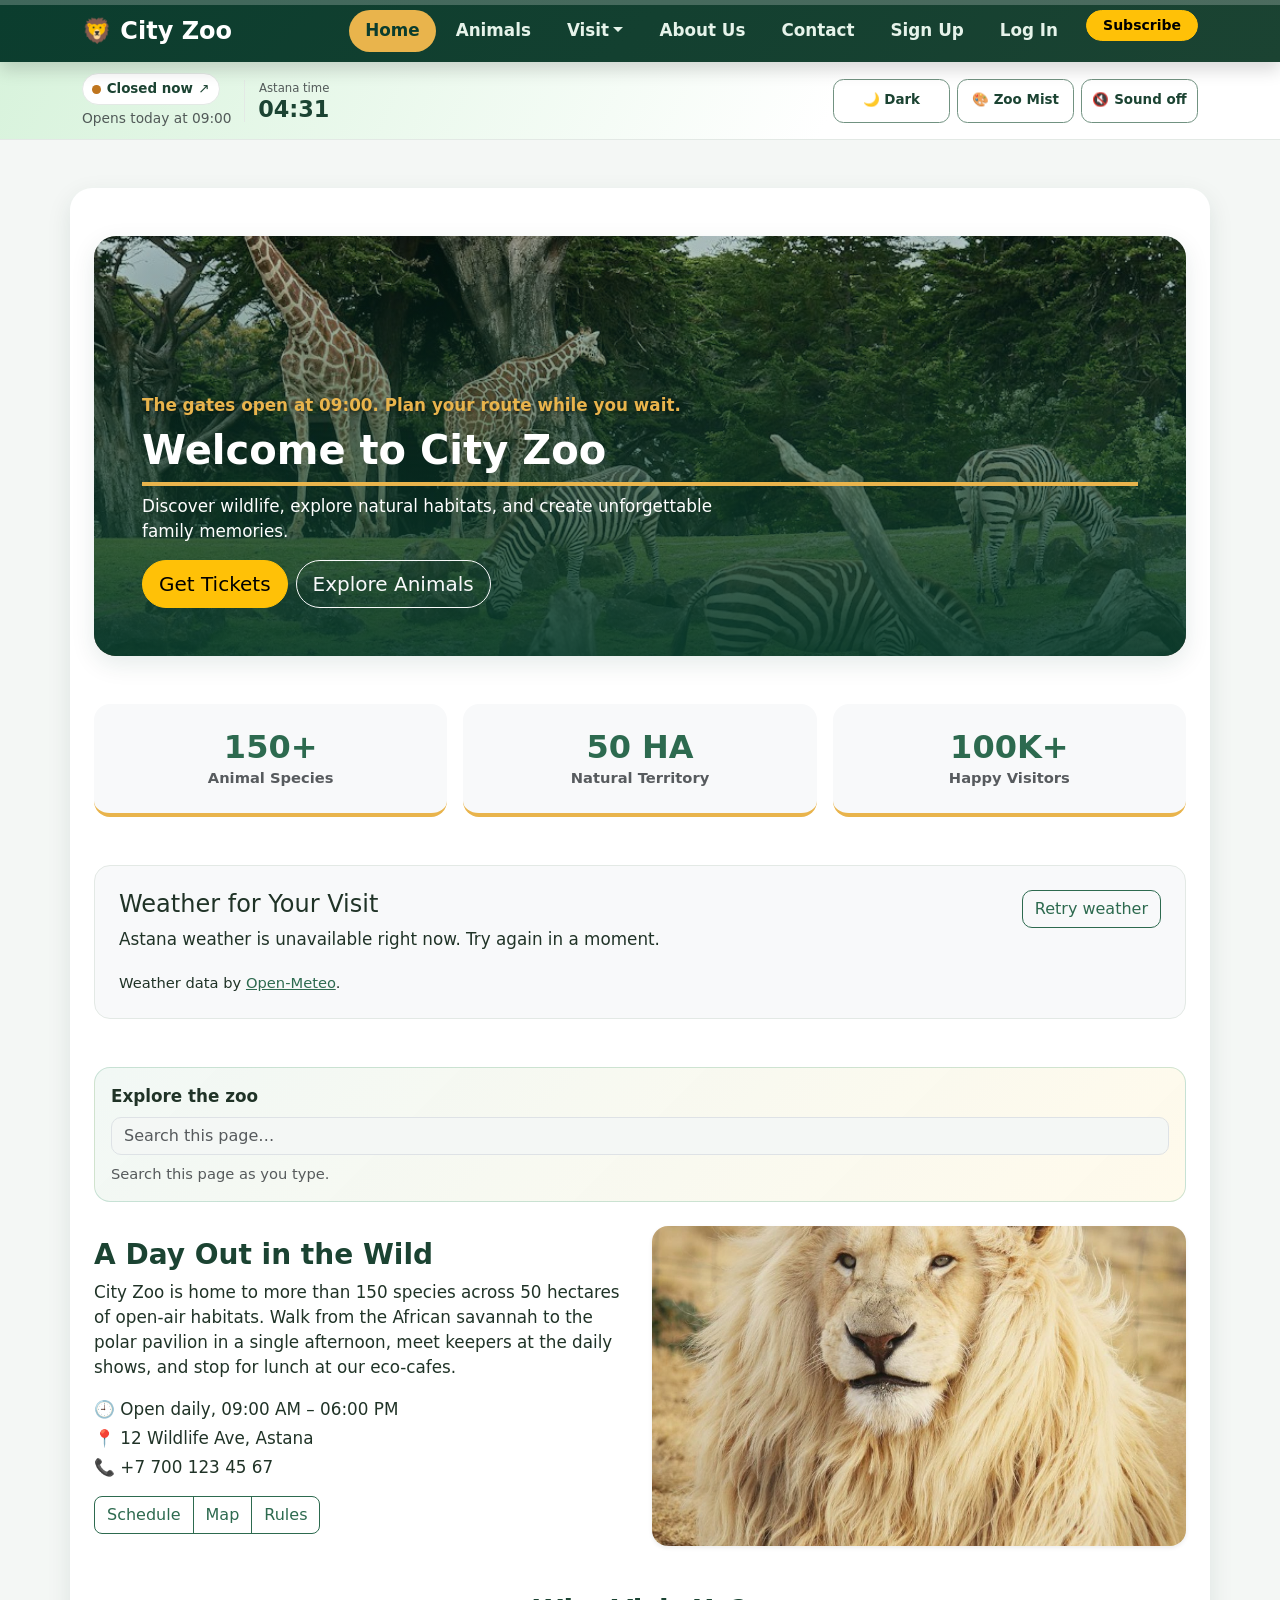
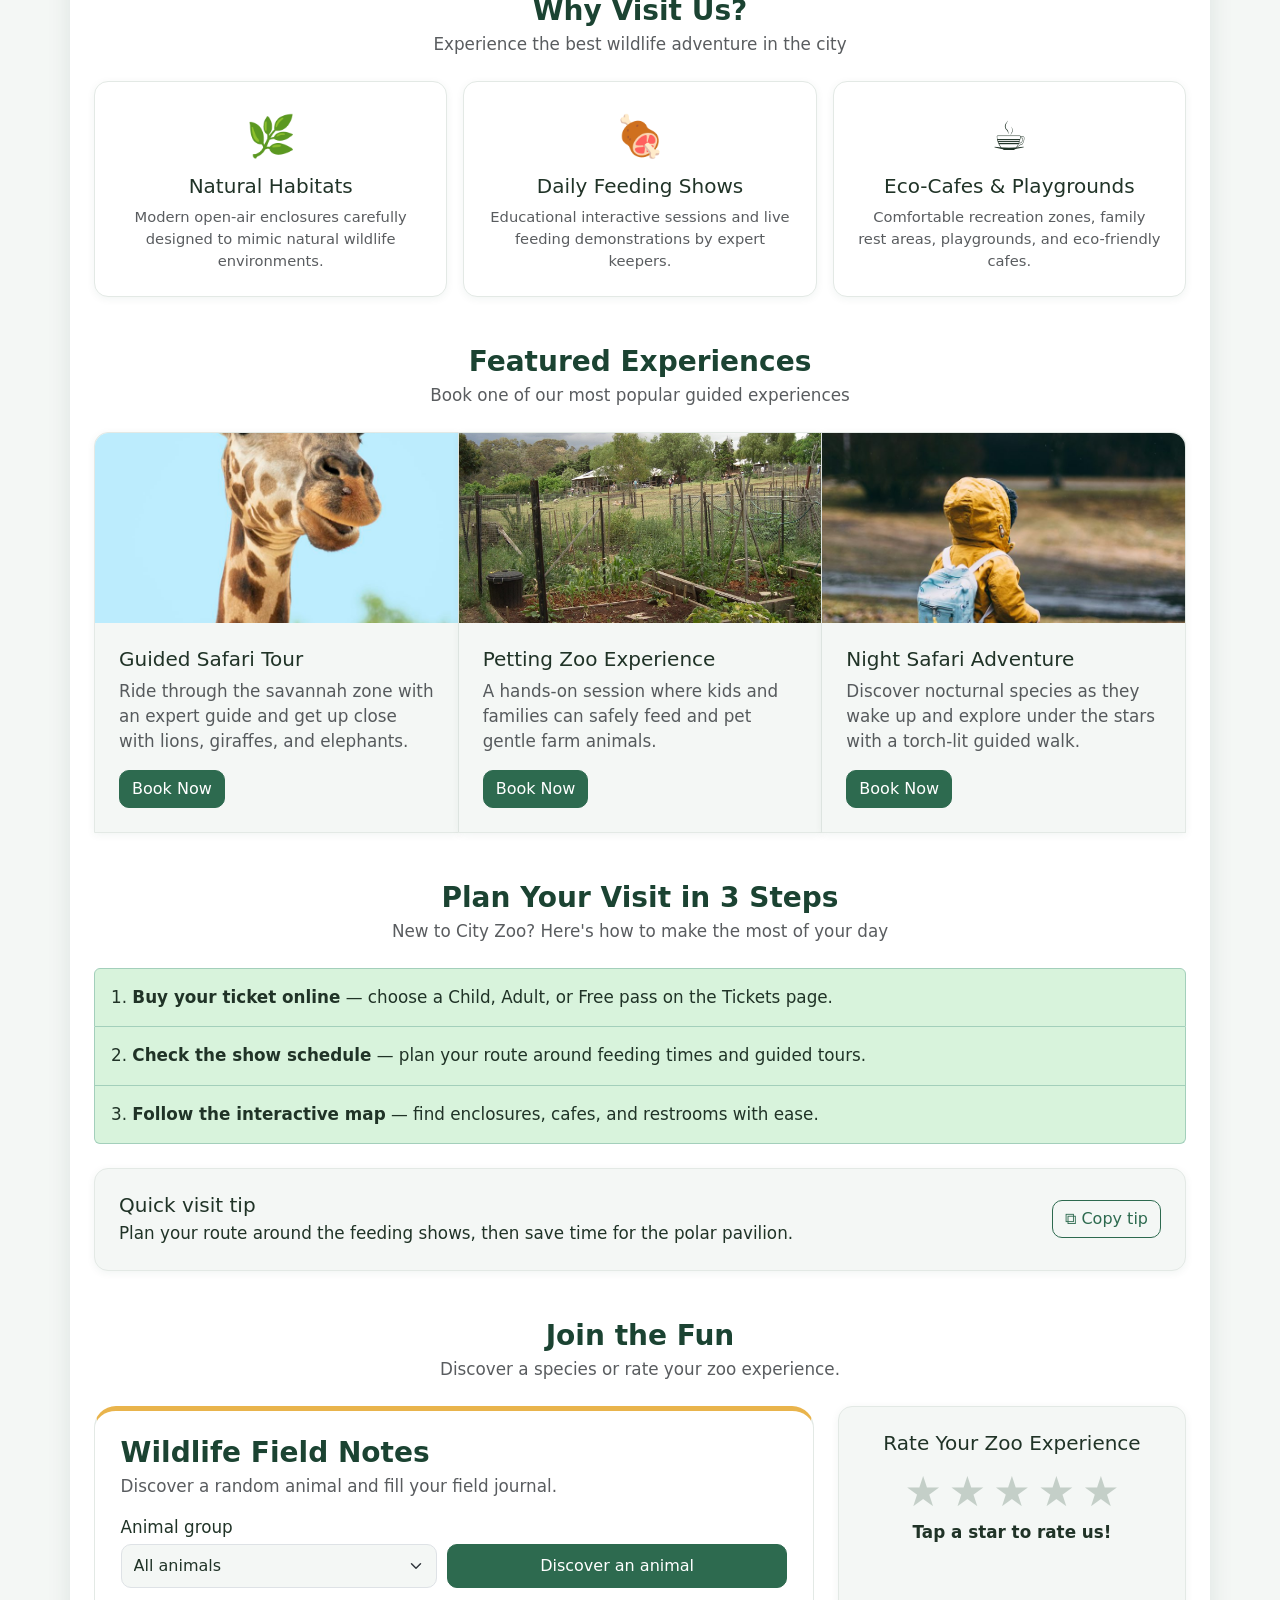
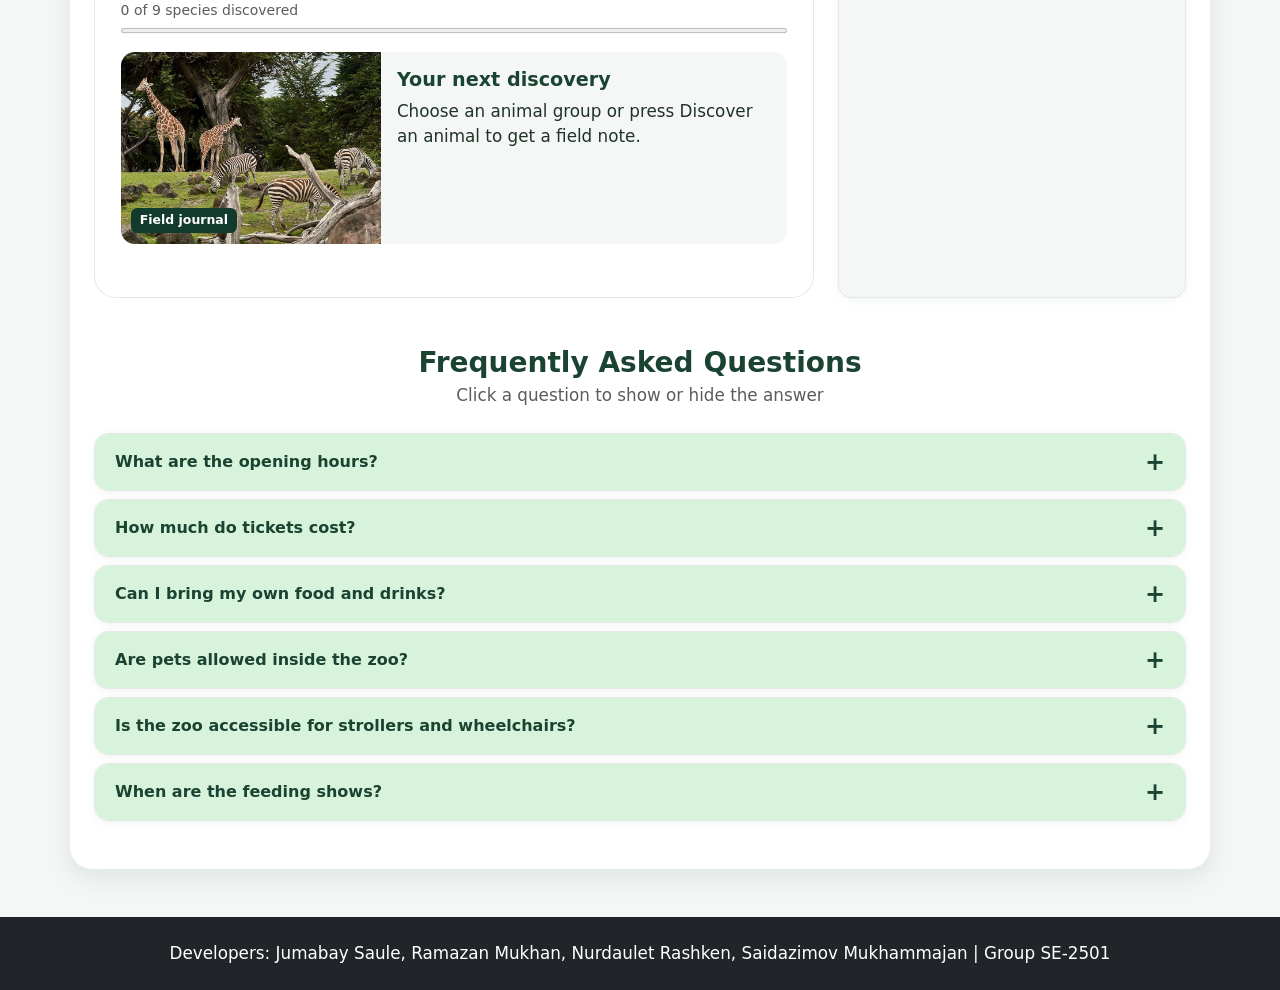
<file: index.html>
<!DOCTYPE html>
<html lang="en">
<head>
    <meta charset="UTF-8">
    <meta name="viewport" content="width=device-width, initial-scale=1.0">
    <title>City Zoo - Home</title>
    <link href="vendor/bootstrap.min.css" rel="stylesheet">
    <link rel="stylesheet" href="css/style.css?v=7">
    <script src="js/theme.js?v=6"></script>
    <script defer src="vendor/jquery.min.js"></script>
    <script defer src="js/jquery-assignment.js?v=5"></script>
</head>
<body>
    <a class="visually-hidden-focusable" href="#main">Skip to main content</a>

    <header class="sticky-top">
    <nav class="navbar navbar-expand-lg navbar-dark bg-dark navbar-zoo shadow" aria-label="Main navigation" aria-keyshortcuts="ArrowLeft ArrowRight">
        <div class="container">
            <a class="navbar-brand fw-bold fs-4" href="index.html">🦁 City Zoo</a>
            <button class="navbar-toggler" type="button" data-bs-toggle="collapse" data-bs-target="#mainNav" aria-controls="mainNav" aria-expanded="false" aria-label="Toggle navigation">
                <span class="navbar-toggler-icon"></span>
            </button>
            <div class="collapse navbar-collapse" id="mainNav">
                <ul class="navbar-nav ms-auto gap-lg-1 py-2 py-lg-0">
                    <li class="nav-item"><a class="nav-link active fw-semibold rounded-pill px-3" aria-current="page" href="index.html">Home</a></li>
                    <li class="nav-item"><a class="nav-link fw-semibold rounded-pill px-3" href="animals.html">Animals</a></li>
                    <li class="nav-item dropdown">
                        <button type="button" class="nav-link dropdown-toggle fw-semibold rounded-pill px-3" data-bs-toggle="dropdown" aria-expanded="false">Visit</button>
                        <ul class="dropdown-menu dropdown-menu-end">
                            <li><a class="dropdown-item" href="tickets.html">Tickets</a></li>
                            <li><a class="dropdown-item" href="schedule.html">Schedule</a></li>
                            <li><a class="dropdown-item" href="map.html">Map</a></li>
                            <li><a class="dropdown-item" href="rules.html">Rules</a></li>
                        </ul>
                    </li>
                    <li class="nav-item"><a class="nav-link fw-semibold rounded-pill px-3" href="about.html">About Us</a></li>
                    <li class="nav-item"><a class="nav-link fw-semibold rounded-pill px-3" href="contact.html">Contact</a></li>
                    <li class="nav-item"><a class="nav-link fw-semibold rounded-pill px-3" href="register.html">Sign Up</a></li>
                    <li class="nav-item"><a class="nav-link fw-semibold rounded-pill px-3" href="login.html" data-account-link>Log In</a></li>
                    <li class="nav-item ms-lg-2"><button type="button" class="btn btn-warning btn-sm rounded-pill px-3 fw-semibold" data-popup-open="subscribePopup" data-sound="pop">Subscribe</button></li>
                </ul>
            </div>
        </div>
    </nav>
    </header>

    <section class="zoo-toolbar" aria-label="Zoo hours and display settings">
        <div class="container zoo-toolbar-layout">
            <div class="zoo-visit-clock">
                <div class="zoo-hours">
                    <a class="zoo-hours-link" href="schedule.html" aria-label="View the zoo schedule">
                        <span class="zoo-hours-badge" id="zoo-open-status">Daily hours</span><span aria-hidden="true">↗</span>
                    </a>
                    <span class="zoo-hours-detail" id="zoo-hours-detail">09:00–18:00 · last entry 17:00</span>
                </div>
                <div class="zoo-clock"><span>Astana time</span> <time id="current-datetime">—</time></div>
            </div>
            <div class="zoo-toolbar-actions" role="group" aria-label="Display and sound settings">
                <button type="button" class="bar-btn" id="themeToggle" role="switch" aria-checked="false" aria-label="Dark mode">🌙 Night mode</button>
                <button type="button" class="bar-btn" id="bgColorBtn" data-sound="click" aria-label="Change page background colour">🎨 <span class="bg-color-name">Zoo Mist</span></button>
                <button type="button" class="bar-btn" id="soundToggle" aria-pressed="false">🔇 Sound off</button>
            </div>
        </div>
    </section>

    <main id="main" class="container page-card my-4 mt-lg-5 px-3 px-sm-4 py-4 py-lg-5">
        <!-- Hero -->
        <section class="hero-card mb-4 mb-lg-5" aria-label="Welcome banner">
            <div class="hero-overlay d-flex flex-column justify-content-end p-3 p-md-4 p-lg-5 text-white">
                <p class="hero-greeting fw-semibold mb-2" id="hero-greeting">Your visit starts here.</p>
                <h1 class="text-white pb-2 mb-2">Welcome to City Zoo</h1>
                <p class="mb-3 mw-hero">Discover wildlife, explore natural habitats, and create unforgettable family memories.</p>
                <div class="d-flex flex-wrap gap-2">
                    <a href="tickets.html" class="btn btn-warning btn-lg">Get Tickets</a>
                    <a href="animals.html" class="btn btn-outline-light btn-lg">Explore Animals</a>
                </div>
            </div>
        </section>

        <!-- Stats (col-sm-4 x 3) -->
        <section class="row g-3 mb-4 mb-lg-5" aria-label="Zoo in numbers">
            <div class="col-12 col-sm-4 col-lg-4">
                <div class="stat-item bg-light rounded-4 text-center p-3 p-lg-4">
                    <p class="h2 fw-bold text-success mb-0" data-counter="150" data-counter-suffix="+">150+</p>
                    <p class="small fw-semibold text-body-secondary mb-0">Animal Species</p>
                </div>
            </div>
            <div class="col-12 col-sm-4 col-lg-4">
                <div class="stat-item bg-light rounded-4 text-center p-3 p-lg-4">
                    <p class="h2 fw-bold text-success mb-0" data-counter="50" data-counter-suffix=" HA">50 HA</p>
                    <p class="small fw-semibold text-body-secondary mb-0">Natural Territory</p>
                </div>
            </div>
            <div class="col-12 col-sm-4 col-lg-4">
                <div class="stat-item bg-light rounded-4 text-center p-3 p-lg-4">
                    <p class="h2 fw-bold text-success mb-0" data-counter="100" data-counter-suffix="K+">100K+</p>
                    <p class="small fw-semibold text-body-secondary mb-0">Happy Visitors</p>
                </div>
            </div>
        </section>

        <section class="visit-weather bg-light border rounded-4 p-3 p-md-4 mb-4 mb-lg-5" aria-labelledby="weather-title">
            <div class="d-flex flex-wrap gap-3 justify-content-between align-items-start">
                <div>
                    <h2 id="weather-title" class="h4 mb-2">Weather for Your Visit</h2>
                    <p id="weather-status" class="mb-1" role="status">Loading current weather in Astana…</p>
                    <p id="weather-tip" class="text-body-secondary mb-0" hidden></p>
                </div>
                <button id="weather-refresh" type="button" class="btn btn-outline-success">Refresh weather</button>
            </div>
            <p class="small mb-0 mt-3">Weather data by <a href="https://open-meteo.com/">Open-Meteo</a>.</p>
        </section>

        <div data-inline-search></div>

        <!-- Task 3: two-column section (col-lg-6) -->
        <section class="row g-4 align-items-center mb-4 mb-lg-5">
            <div class="col-12 col-lg-6">
                <h2>A Day Out in the Wild</h2>
                <p>City Zoo is home to more than 150 species across 50 hectares of open-air habitats. Walk from the African savannah to the polar pavilion in a single afternoon, meet keepers at the daily shows, and stop for lunch at our eco-cafes.</p>
                <ul class="list-unstyled mb-3">
                    <li class="mb-1">🕘 Open daily, 09:00 AM – 06:00 PM</li>
                    <li class="mb-1">📍 12 Wildlife Ave, Astana</li>
                    <li class="mb-1">📞 +7 700 123 45 67</li>
                </ul>
                <div class="btn-group" role="group" aria-label="Plan your visit">
                    <a href="schedule.html" class="btn btn-outline-success">Schedule</a>
                    <a href="map.html" class="btn btn-outline-success">Map</a>
                    <a href="rules.html" class="btn btn-outline-success">Rules</a>
                </div>
            </div>
            <div class="col-12 col-lg-6">
                <img loading="lazy" decoding="async" src="images/lion.jpg" class="img-fluid rounded-4 shadow-sm w-100 side-img" alt="A lion resting in the safari zone">
            </div>
        </section>

        <div class="text-center mb-4 mt-5">
            <h2 class="mb-1">Why Visit Us?</h2>
            <p class="text-body-secondary mb-0">Experience the best wildlife adventure in the city</p>
        </div>
        <!-- Three cards use CSS media queries for their layout. -->
        <section class="why-visit-grid gap-3" aria-label="Why visit City Zoo">
            <article class="why-visit-card p-3 p-lg-4 text-center">
                <div class="fs-1 mb-2" aria-hidden="true">🌿</div>
                <h3 class="h5">Natural Habitats</h3>
                <p class="text-body-secondary small mb-0">Modern open-air enclosures carefully designed to mimic natural wildlife environments.</p>
            </article>
            <article class="why-visit-card p-3 p-lg-4 text-center">
                <div class="fs-1 mb-2" aria-hidden="true">🍖</div>
                <h3 class="h5">Daily Feeding Shows</h3>
                <p class="text-body-secondary small mb-0">Educational interactive sessions and live feeding demonstrations by expert keepers.</p>
            </article>
            <article class="why-visit-card p-3 p-lg-4 text-center">
                <div class="fs-1 mb-2" aria-hidden="true">☕</div>
                <h3 class="h5">Eco-Cafes &amp; Playgrounds</h3>
                <p class="text-body-secondary small mb-0">Comfortable recreation zones, family rest areas, playgrounds, and eco-friendly cafes.</p>
            </article>
        </section>

        <div class="text-center mb-4 mt-5">
            <h2 class="mb-1">Featured Experiences</h2>
            <p class="text-body-secondary mb-0">Book one of our most popular guided experiences</p>
        </div>
        <!-- Task 8: Bootstrap cards in a card-group -->
        <section class="card-group gap-lg-0" aria-label="Featured experiences">
            <div class="card card-zoo">
                <img loading="lazy" decoding="async" src="images/safari-tour.jpg" class="card-img-top" alt="Guided Safari Tour">
                <div class="card-body d-flex flex-column p-3 p-lg-4">
                    <h3 class="card-title h5">Guided Safari Tour</h3>
                    <p class="card-text text-body-secondary flex-grow-1">Ride through the savannah zone with an expert guide and get up close with lions, giraffes, and elephants.</p>
                    <a href="tickets.html" class="btn btn-success align-self-start">Book Now</a>
                </div>
            </div>
            <div class="card card-zoo">
                <img loading="lazy" decoding="async" src="images/petting-zoo.jpg" class="card-img-top" alt="Petting Zoo Experience">
                <div class="card-body d-flex flex-column p-3 p-lg-4">
                    <h3 class="card-title h5">Petting Zoo Experience</h3>
                    <p class="card-text text-body-secondary flex-grow-1">A hands-on session where kids and families can safely feed and pet gentle farm animals.</p>
                    <a href="tickets.html" class="btn btn-success align-self-start">Book Now</a>
                </div>
            </div>
            <div class="card card-zoo">
                <img loading="lazy" decoding="async" src="images/night-safari.jpg" class="card-img-top" alt="Night Safari Adventure">
                <div class="card-body d-flex flex-column p-3 p-lg-4">
                    <h3 class="card-title h5">Night Safari Adventure</h3>
                    <p class="card-text text-body-secondary flex-grow-1">Discover nocturnal species as they wake up and explore under the stars with a torch-lit guided walk.</p>
                    <a href="tickets.html" class="btn btn-success align-self-start">Book Now</a>
                </div>
            </div>
        </section>

        <div class="text-center mb-4 mt-5">
            <h2 class="mb-1">Plan Your Visit in 3 Steps</h2>
            <p class="text-body-secondary mb-0">New to City Zoo? Here's how to make the most of your day</p>
        </div>
        <ol class="list-group list-group-numbered">
            <li class="list-group-item list-group-item-success p-3"><strong>Buy your ticket online</strong> — choose a Child, Adult, or Free pass on the Tickets page.</li>
            <li class="list-group-item list-group-item-success p-3"><strong>Check the show schedule</strong> — plan your route around feeding times and guided tours.</li>
            <li class="list-group-item list-group-item-success p-3"><strong>Follow the interactive map</strong> — find enclosures, cafes, and restrooms with ease.</li>
        </ol>

        <section class="copy-guide card card-zoo p-3 p-lg-4 mt-4" aria-labelledby="copy-guide-title">
            <div class="d-flex flex-wrap justify-content-between align-items-center gap-3">
                <div>
                    <h2 class="h5 mb-1" id="copy-guide-title">Quick visit tip</h2>
                    <p class="mb-0" id="visit-tip">Plan your route around the feeding shows, then save time for the polar pavilion.</p>
                </div>
                <button type="button" class="btn btn-outline-success" data-copy-target="visit-tip"><span aria-hidden="true">⧉</span> Copy tip</button>
            </div>
        </section>

        <!-- Wildlife discovery and visitor ratings -->
        <div class="text-center mb-4 mt-5">
            <h2 class="mb-1">Join the Fun</h2>
            <p class="text-body-secondary mb-0">Discover a species or rate your zoo experience.</p>
        </div>
        <section class="row g-4" aria-label="Interactive zoo features">
            <div class="col-12 col-xl-4 order-xl-2">
                <div class="card card-zoo h-100 text-center p-3 p-lg-4">
                    <h3 class="h5" id="rating-title">Rate Your Zoo Experience</h3>
                    <div class="star-rating mx-auto my-2" role="radiogroup" aria-labelledby="rating-title">
                        <button type="button" class="star" role="radio" aria-checked="false" aria-label="1 star" tabindex="0">★</button>
                        <button type="button" class="star" role="radio" aria-checked="false" aria-label="2 stars" tabindex="-1">★</button>
                        <button type="button" class="star" role="radio" aria-checked="false" aria-label="3 stars" tabindex="-1">★</button>
                        <button type="button" class="star" role="radio" aria-checked="false" aria-label="4 stars" tabindex="-1">★</button>
                        <button type="button" class="star" role="radio" aria-checked="false" aria-label="5 stars" tabindex="-1">★</button>
                    </div>
                    <p class="rating-message fw-semibold mb-1" id="rating-message" aria-live="polite">Tap a star to rate us!</p>
                    <p class="small text-body-secondary mb-0" id="rating-summary"></p>
                </div>
            </div>
            <div class="col-12 col-xl-8 order-first">
                <section class="field-notes" id="fact-card" aria-labelledby="field-notes-title">
                    <div class="field-notes-intro">
                        <h3 id="field-notes-title">Wildlife Field Notes</h3>
                        <p>Discover a random animal and fill your field journal.</p>
                    </div>
                    <div class="field-notes-controls">
                        <div class="field-notes-buttons">
                            <div>
                                <label for="fact-group" class="form-label mb-1">Animal group</label>
                                <select class="form-select" id="fact-group">
                                    <option value="all">All animals</option>
                                    <option value="mammal">Mammals</option>
                                    <option value="bird">Birds</option>
                                    <option value="aquatic">Aquatic animals</option>
                                </select>
                            </div>
                            <button type="button" class="btn btn-success" id="fact-button" data-sound="pop" aria-controls="fact-result">Discover an animal</button>
                        </div>
                        <div class="field-progress">
                            <span id="fact-progress">0 of 9 species discovered</span>
                            <progress id="fact-meter" max="9" value="0" aria-labelledby="fact-progress"></progress>
                        </div>
                    </div>
                    <div class="field-notes-body" id="fact-result">
                        <div class="field-photo">
                            <img id="fact-image" src="images/zoo-grounds.jpg" alt="Giraffes and zebras at the zoo" loading="lazy" decoding="async" width="520" height="320">
                            <span class="field-photo-label" id="fact-category">Field journal</span>
                        </div>
                        <div class="field-note">
                            <h4 id="fact-animal">Your next discovery</h4>
                            <p id="fact-text">Choose an animal group or press Discover an animal to get a field note.</p>
                            <a id="fact-source" href="https://en.wikipedia.org/" hidden>Read species profile</a>
                        </div>
                    </div>
                    <p class="field-status" id="fact-status" role="status"></p>
                </section>
            </div>
        </section>

        <!-- Task 2: accordion FAQ (js/accordion.js) -->
        <div class="text-center mb-4 mt-5">
            <h2 class="mb-1">Frequently Asked Questions</h2>
            <p class="text-body-secondary mb-0">Click a question to show or hide the answer</p>
        </div>
        <section class="d-flex flex-column gap-2" aria-label="Frequently asked questions">
            <div class="faq-item">
                <h3 class="h6 mb-0">
                    <button class="faq-question" type="button" data-sound="click" id="faq-q1" aria-expanded="false" aria-controls="faq-a1">
                        <span>What are the opening hours?</span><span class="faq-icon" aria-hidden="true">+</span>
                    </button>
                </h3>
                <div class="faq-answer" id="faq-a1" role="region" aria-labelledby="faq-q1">
                    <p class="p-3 p-lg-4 mb-0">City Zoo is open every day from 09:00 AM to 06:00 PM. The last entry is at 05:00 PM.</p>
                </div>
            </div>
            <div class="faq-item">
                <h3 class="h6 mb-0">
                    <button class="faq-question" type="button" data-sound="click" id="faq-q2" aria-expanded="false" aria-controls="faq-a2">
                        <span>How much do tickets cost?</span><span class="faq-icon" aria-hidden="true">+</span>
                    </button>
                </h3>
                <div class="faq-answer" id="faq-a2" role="region" aria-labelledby="faq-q2">
                    <p class="p-3 p-lg-4 mb-0">A Child pass costs 1000 ₸ on weekdays and an Adult pass costs 2000 ₸. Weekend and holiday prices are 1200 ₸ and 2500 ₸. Children under 7 and seniors enter for free with a valid document.</p>
                </div>
            </div>
            <div class="faq-item">
                <h3 class="h6 mb-0">
                    <button class="faq-question" type="button" data-sound="click" id="faq-q3" aria-expanded="false" aria-controls="faq-a3">
                        <span>Can I bring my own food and drinks?</span><span class="faq-icon" aria-hidden="true">+</span>
                    </button>
                </h3>
                <div class="faq-answer" id="faq-a3" role="region" aria-labelledby="faq-q3">
                    <p class="p-3 p-lg-4 mb-0">Small snacks and water bottles are welcome. For picnics, please use the family rest areas or visit one of our eco-cafes.</p>
                </div>
            </div>
            <div class="faq-item">
                <h3 class="h6 mb-0">
                    <button class="faq-question" type="button" data-sound="click" id="faq-q4" aria-expanded="false" aria-controls="faq-a4">
                        <span>Are pets allowed inside the zoo?</span><span class="faq-icon" aria-hidden="true">+</span>
                    </button>
                </h3>
                <div class="faq-answer" id="faq-a4" role="region" aria-labelledby="faq-q4">
                    <p class="p-3 p-lg-4 mb-0">For the safety of our animals, pets are not allowed in the park. Service animals are welcome with proper identification.</p>
                </div>
            </div>
            <div class="faq-item">
                <h3 class="h6 mb-0">
                    <button class="faq-question" type="button" data-sound="click" id="faq-q5" aria-expanded="false" aria-controls="faq-a5">
                        <span>Is the zoo accessible for strollers and wheelchairs?</span><span class="faq-icon" aria-hidden="true">+</span>
                    </button>
                </h3>
                <div class="faq-answer" id="faq-a5" role="region" aria-labelledby="faq-q5">
                    <p class="p-3 p-lg-4 mb-0">Yes. All main paths are paved and step-free, and wheelchairs and strollers can be borrowed at the main gate.</p>
                </div>
            </div>
            <div class="faq-item">
                <h3 class="h6 mb-0">
                    <button class="faq-question" type="button" data-sound="click" id="faq-q6" aria-expanded="false" aria-controls="faq-a6">
                        <span>When are the feeding shows?</span><span class="faq-icon" aria-hidden="true">+</span>
                    </button>
                </h3>
                <div class="faq-answer" id="faq-a6" role="region" aria-labelledby="faq-q6">
                    <p class="p-3 p-lg-4 mb-0">Feeding shows run several times a day. Open the Schedule page to see the exact times for each enclosure.</p>
                </div>
            </div>
        </section>
    </main>

    <footer class="bg-dark text-white text-center mt-5 py-4 px-3">
        <p class="mb-0">Developers: Jumabay Saule, Ramazan Mukhan, Nurdaulet Rashken, Saidazimov Mukhammajan | Group SE-2501</p>
    </footer>


    <!-- Task 3: subscription popup (hidden by default, opened by js/popup.js) -->
    <div class="popup-overlay" id="subscribePopup" role="dialog" aria-modal="true" aria-labelledby="popupTitle" aria-hidden="true">
        <div class="popup-box p-4 p-sm-5">
            <button type="button" class="popup-close" data-popup-close data-sound="click" aria-label="Close subscription form">&times;</button>
            <h2 id="popupTitle" class="h3 mb-2">Subscribe to City Zoo News</h2>
            <p class="text-body-secondary mb-4">Save your newsletter signup in this browser.</p>
            <form id="subscribe-form" action="#" method="post" novalidate data-validate-form>
                <div class="mb-3">
                    <label for="sub-name" class="form-label fw-semibold">Your Name</label>
                    <input type="text" class="form-control" id="sub-name" name="name" placeholder="Enter your name" data-validate="name" autocomplete="name">
                    <div class="invalid-feedback" role="alert"></div>
                </div>
                <div class="mb-3">
                    <label for="sub-email" class="form-label fw-semibold">Email Address</label>
                    <input type="text" inputmode="email" class="form-control" id="sub-email" name="email" placeholder="example@mail.com" data-validate="email" autocomplete="email">
                    <div class="invalid-feedback" role="alert"></div>
                </div>
                <div class="alert alert-success form-success d-none" role="status" tabindex="-1">Your newsletter signup was saved in this browser.</div>
                <div class="d-flex flex-wrap gap-2">
                    <button type="submit" class="btn btn-success btn-lg">Subscribe</button>
                    <button type="button" class="btn btn-outline-secondary btn-lg" data-popup-close>Close</button>
                </div>
            </form>
        </div>
    </div>

    <!-- Task 4: background colour button -->

    <script src="vendor/bootstrap.bundle.min.js"></script>
    <script src="js/sounds.js"></script>
    <script src="js/validation.js"></script>
    <script src="js/account.js"></script>
    <script src="js/accordion.js"></script>
    <script src="js/popup.js"></script>
    <script src="js/background.js"></script>
    <script src="js/datetime.js?v=6"></script>
    <script src="js/keyboard.js"></script>
    <script src="js/weather.js"></script>
    <script src="js/greeting.js"></script>
    <script src="js/rating.js"></script>
    <script src="js/facts.js?v=3"></script>
</body>
</html>
</file>
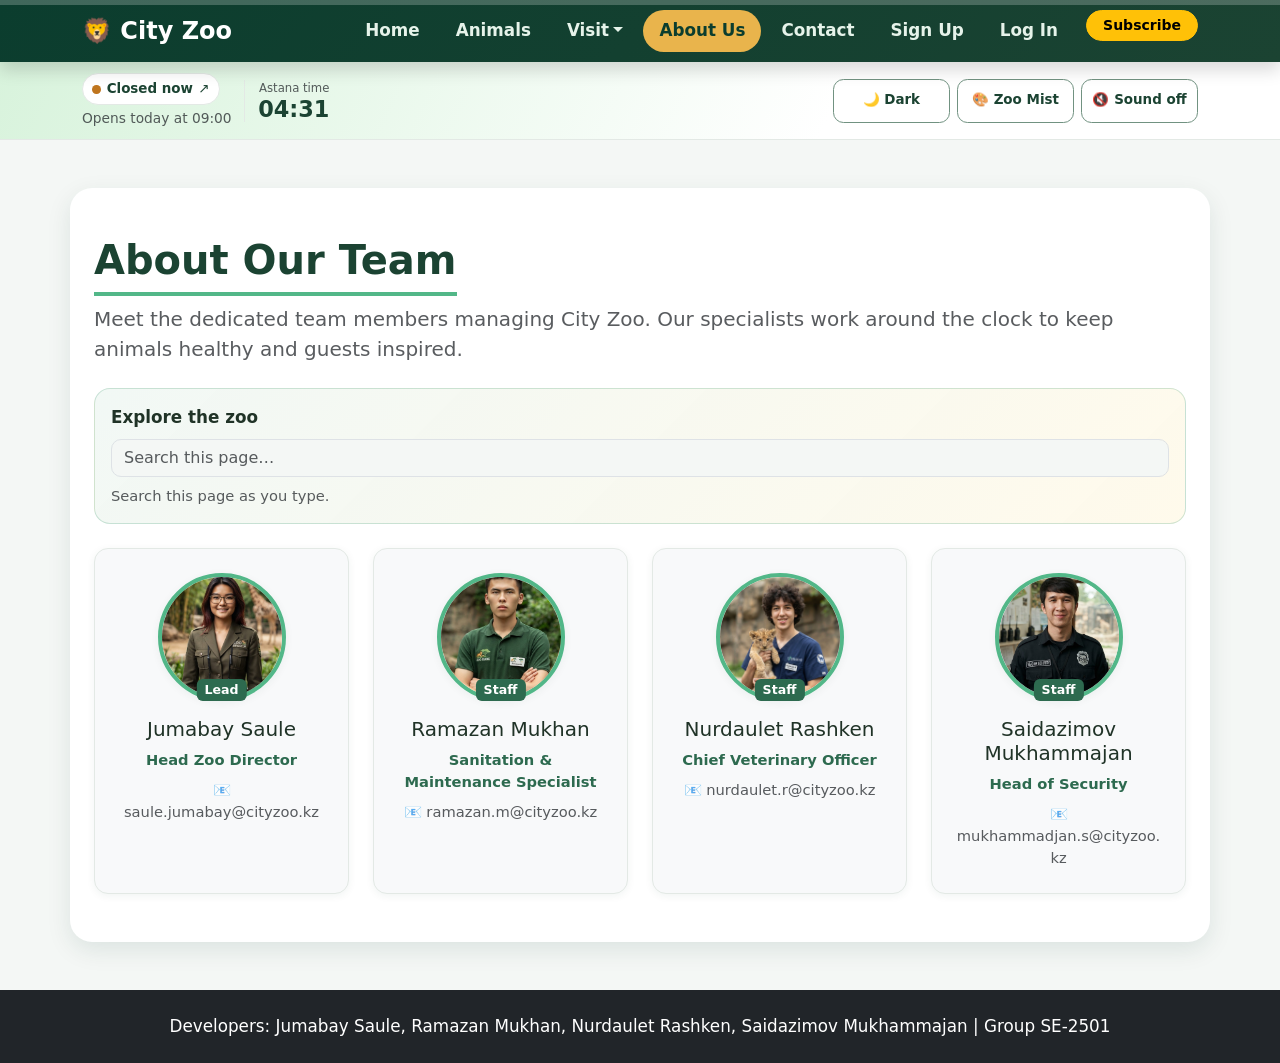
<file: about.html>
<!DOCTYPE html>
<html lang="en">
<head>
    <meta charset="UTF-8">
    <meta name="viewport" content="width=device-width, initial-scale=1.0">
    <title>City Zoo - About Us</title>
    <link href="vendor/bootstrap.min.css" rel="stylesheet">
    <link rel="stylesheet" href="css/style.css?v=7">
    <script src="js/theme.js?v=6"></script>
    <script defer src="vendor/jquery.min.js"></script>
    <script defer src="js/jquery-assignment.js"></script>
</head>
<body>
    <a class="visually-hidden-focusable" href="#main">Skip to main content</a>

    <header class="sticky-top">
    <nav class="navbar navbar-expand-lg navbar-dark bg-dark navbar-zoo shadow" aria-label="Main navigation" aria-keyshortcuts="ArrowLeft ArrowRight">
        <div class="container">
            <a class="navbar-brand fw-bold fs-4" href="index.html">🦁 City Zoo</a>
            <button class="navbar-toggler" type="button" data-bs-toggle="collapse" data-bs-target="#mainNav" aria-controls="mainNav" aria-expanded="false" aria-label="Toggle navigation">
                <span class="navbar-toggler-icon"></span>
            </button>
            <div class="collapse navbar-collapse" id="mainNav">
                <ul class="navbar-nav ms-auto gap-lg-1 py-2 py-lg-0">
                    <li class="nav-item"><a class="nav-link fw-semibold rounded-pill px-3" href="index.html">Home</a></li>
                    <li class="nav-item"><a class="nav-link fw-semibold rounded-pill px-3" href="animals.html">Animals</a></li>
                    <li class="nav-item dropdown">
                        <button type="button" class="nav-link dropdown-toggle fw-semibold rounded-pill px-3" data-bs-toggle="dropdown" aria-expanded="false">Visit</button>
                        <ul class="dropdown-menu dropdown-menu-end">
                            <li><a class="dropdown-item" href="tickets.html">Tickets</a></li>
                            <li><a class="dropdown-item" href="schedule.html">Schedule</a></li>
                            <li><a class="dropdown-item" href="map.html">Map</a></li>
                            <li><a class="dropdown-item" href="rules.html">Rules</a></li>
                        </ul>
                    </li>
                    <li class="nav-item"><a class="nav-link active fw-semibold rounded-pill px-3" aria-current="page" href="about.html">About Us</a></li>
                    <li class="nav-item"><a class="nav-link fw-semibold rounded-pill px-3" href="contact.html">Contact</a></li>
                    <li class="nav-item"><a class="nav-link fw-semibold rounded-pill px-3" href="register.html">Sign Up</a></li>
                    <li class="nav-item"><a class="nav-link fw-semibold rounded-pill px-3" href="login.html" data-account-link>Log In</a></li>
                    <li class="nav-item ms-lg-2"><button type="button" class="btn btn-warning btn-sm rounded-pill px-3 fw-semibold" data-popup-open="subscribePopup" data-sound="pop">Subscribe</button></li>
                </ul>
            </div>
        </div>
    </nav>
    </header>

    <section class="zoo-toolbar" aria-label="Zoo hours and display settings">
        <div class="container zoo-toolbar-layout">
            <div class="zoo-visit-clock">
                <div class="zoo-hours">
                    <a class="zoo-hours-link" href="schedule.html" aria-label="View the zoo schedule">
                        <span class="zoo-hours-badge" id="zoo-open-status">Daily hours</span><span aria-hidden="true">↗</span>
                    </a>
                    <span class="zoo-hours-detail" id="zoo-hours-detail">09:00–18:00 · last entry 17:00</span>
                </div>
                <div class="zoo-clock"><span>Astana time</span> <time id="current-datetime">—</time></div>
            </div>
            <div class="zoo-toolbar-actions" role="group" aria-label="Display and sound settings">
                <button type="button" class="bar-btn" id="themeToggle" role="switch" aria-checked="false" aria-label="Dark mode">🌙 Night mode</button>
                <button type="button" class="bar-btn" id="bgColorBtn" data-sound="click" aria-label="Change page background colour">🎨 <span class="bg-color-name">Zoo Mist</span></button>
                <button type="button" class="bar-btn" id="soundToggle" aria-pressed="false">🔇 Sound off</button>
            </div>
        </div>
    </section>

    <main id="main" class="container page-card my-4 mt-lg-5 px-3 px-sm-4 py-4 py-lg-5">
        <div class="mb-4">
            <h1 class="pb-2 mb-2">About Our Team</h1>
            <p class="lead text-body-secondary mb-0">Meet the dedicated team members managing City Zoo. Our specialists work around the clock to keep animals healthy and guests inspired.</p>
        </div>

        <section class="row row-cols-1 row-cols-sm-2 row-cols-lg-4 g-3 g-lg-4" aria-label="Team members">
            <div class="col">
                <div class="card card-zoo h-100 text-center bg-light p-3 p-lg-4">
                    <div class="avatar-wrapper position-relative mx-auto mb-3">
                        <img loading="lazy" decoding="async" src="images/saule.jpg" alt="Jumabay Saule" class="team-avatar rounded-circle w-100 h-100">
                        <span class="badge text-bg-success position-absolute bottom-0 start-50 translate-middle-x">Lead</span>
                    </div>
                    <h3 class="h5">Jumabay Saule</h3>
                    <p class="fw-semibold text-success small mb-2">Head Zoo Director</p>
                    <p class="small text-body-secondary text-break mb-0">📧 saule.jumabay@cityzoo.kz</p>
                </div>
            </div>
            <div class="col">
                <div class="card card-zoo h-100 text-center bg-light p-3 p-lg-4">
                    <div class="avatar-wrapper position-relative mx-auto mb-3">
                        <img loading="lazy" decoding="async" src="images/ramazan.jpg" alt="Ramazan Mukhan" class="team-avatar rounded-circle w-100 h-100">
                        <span class="badge text-bg-success position-absolute bottom-0 start-50 translate-middle-x">Staff</span>
                    </div>
                    <h3 class="h5">Ramazan Mukhan</h3>
                    <p class="fw-semibold text-success small mb-2">Sanitation & Maintenance Specialist</p>
                    <p class="small text-body-secondary text-break mb-0">📧 ramazan.m@cityzoo.kz</p>
                </div>
            </div>
            <div class="col">
                <div class="card card-zoo h-100 text-center bg-light p-3 p-lg-4">
                    <div class="avatar-wrapper position-relative mx-auto mb-3">
                        <img loading="lazy" decoding="async" src="images/nurdaulet.jpg" alt="Nurdaulet Rashken" class="team-avatar rounded-circle w-100 h-100">
                        <span class="badge text-bg-success position-absolute bottom-0 start-50 translate-middle-x">Staff</span>
                    </div>
                    <h3 class="h5">Nurdaulet Rashken</h3>
                    <p class="fw-semibold text-success small mb-2">Chief Veterinary Officer</p>
                    <p class="small text-body-secondary text-break mb-0">📧 nurdaulet.r@cityzoo.kz</p>
                </div>
            </div>
            <div class="col">
                <div class="card card-zoo h-100 text-center bg-light p-3 p-lg-4">
                    <div class="avatar-wrapper position-relative mx-auto mb-3">
                        <img loading="lazy" decoding="async" src="images/mukhammadjan.jpg" alt="Saidazimov Mukhammajan" class="team-avatar rounded-circle w-100 h-100">
                        <span class="badge text-bg-success position-absolute bottom-0 start-50 translate-middle-x">Staff</span>
                    </div>
                    <h3 class="h5">Saidazimov Mukhammajan</h3>
                    <p class="fw-semibold text-success small mb-2">Head of Security</p>
                    <p class="small text-body-secondary text-break mb-0">📧 mukhammadjan.s@cityzoo.kz</p>
                </div>
            </div>
        </section>
    </main>

    <footer class="bg-dark text-white text-center mt-5 py-4 px-3">
        <p class="mb-0">Developers: Jumabay Saule, Ramazan Mukhan, Nurdaulet Rashken, Saidazimov Mukhammajan | Group SE-2501</p>
    </footer>


    <!-- Task 3: subscription popup (hidden by default, opened by js/popup.js) -->
    <div class="popup-overlay" id="subscribePopup" role="dialog" aria-modal="true" aria-labelledby="popupTitle" aria-hidden="true">
        <div class="popup-box p-4 p-sm-5">
            <button type="button" class="popup-close" data-popup-close data-sound="click" aria-label="Close subscription form">&times;</button>
            <h2 id="popupTitle" class="h3 mb-2">Subscribe to City Zoo News</h2>
            <p class="text-body-secondary mb-4">Save your newsletter signup in this browser.</p>
            <form id="subscribe-form" action="#" method="post" novalidate data-validate-form>
                <div class="mb-3">
                    <label for="sub-name" class="form-label fw-semibold">Your Name</label>
                    <input type="text" class="form-control" id="sub-name" name="name" placeholder="Enter your name" data-validate="name" autocomplete="name">
                    <div class="invalid-feedback" role="alert"></div>
                </div>
                <div class="mb-3">
                    <label for="sub-email" class="form-label fw-semibold">Email Address</label>
                    <input type="text" inputmode="email" class="form-control" id="sub-email" name="email" placeholder="example@mail.com" data-validate="email" autocomplete="email">
                    <div class="invalid-feedback" role="alert"></div>
                </div>
                <div class="alert alert-success form-success d-none" role="status" tabindex="-1">Your newsletter signup was saved in this browser.</div>
                <div class="d-flex flex-wrap gap-2">
                    <button type="submit" class="btn btn-success btn-lg">Subscribe</button>
                    <button type="button" class="btn btn-outline-secondary btn-lg" data-popup-close>Close</button>
                </div>
            </form>
        </div>
    </div>

    <!-- Task 4: background colour button -->

    <script src="vendor/bootstrap.bundle.min.js"></script>
    <script src="js/sounds.js"></script>
    <script src="js/validation.js"></script>
    <script src="js/account.js"></script>
    <script src="js/accordion.js"></script>
    <script src="js/popup.js"></script>
    <script src="js/background.js"></script>
    <script src="js/datetime.js?v=6"></script>
    <script src="js/keyboard.js"></script>
</body>
</html>
</file>
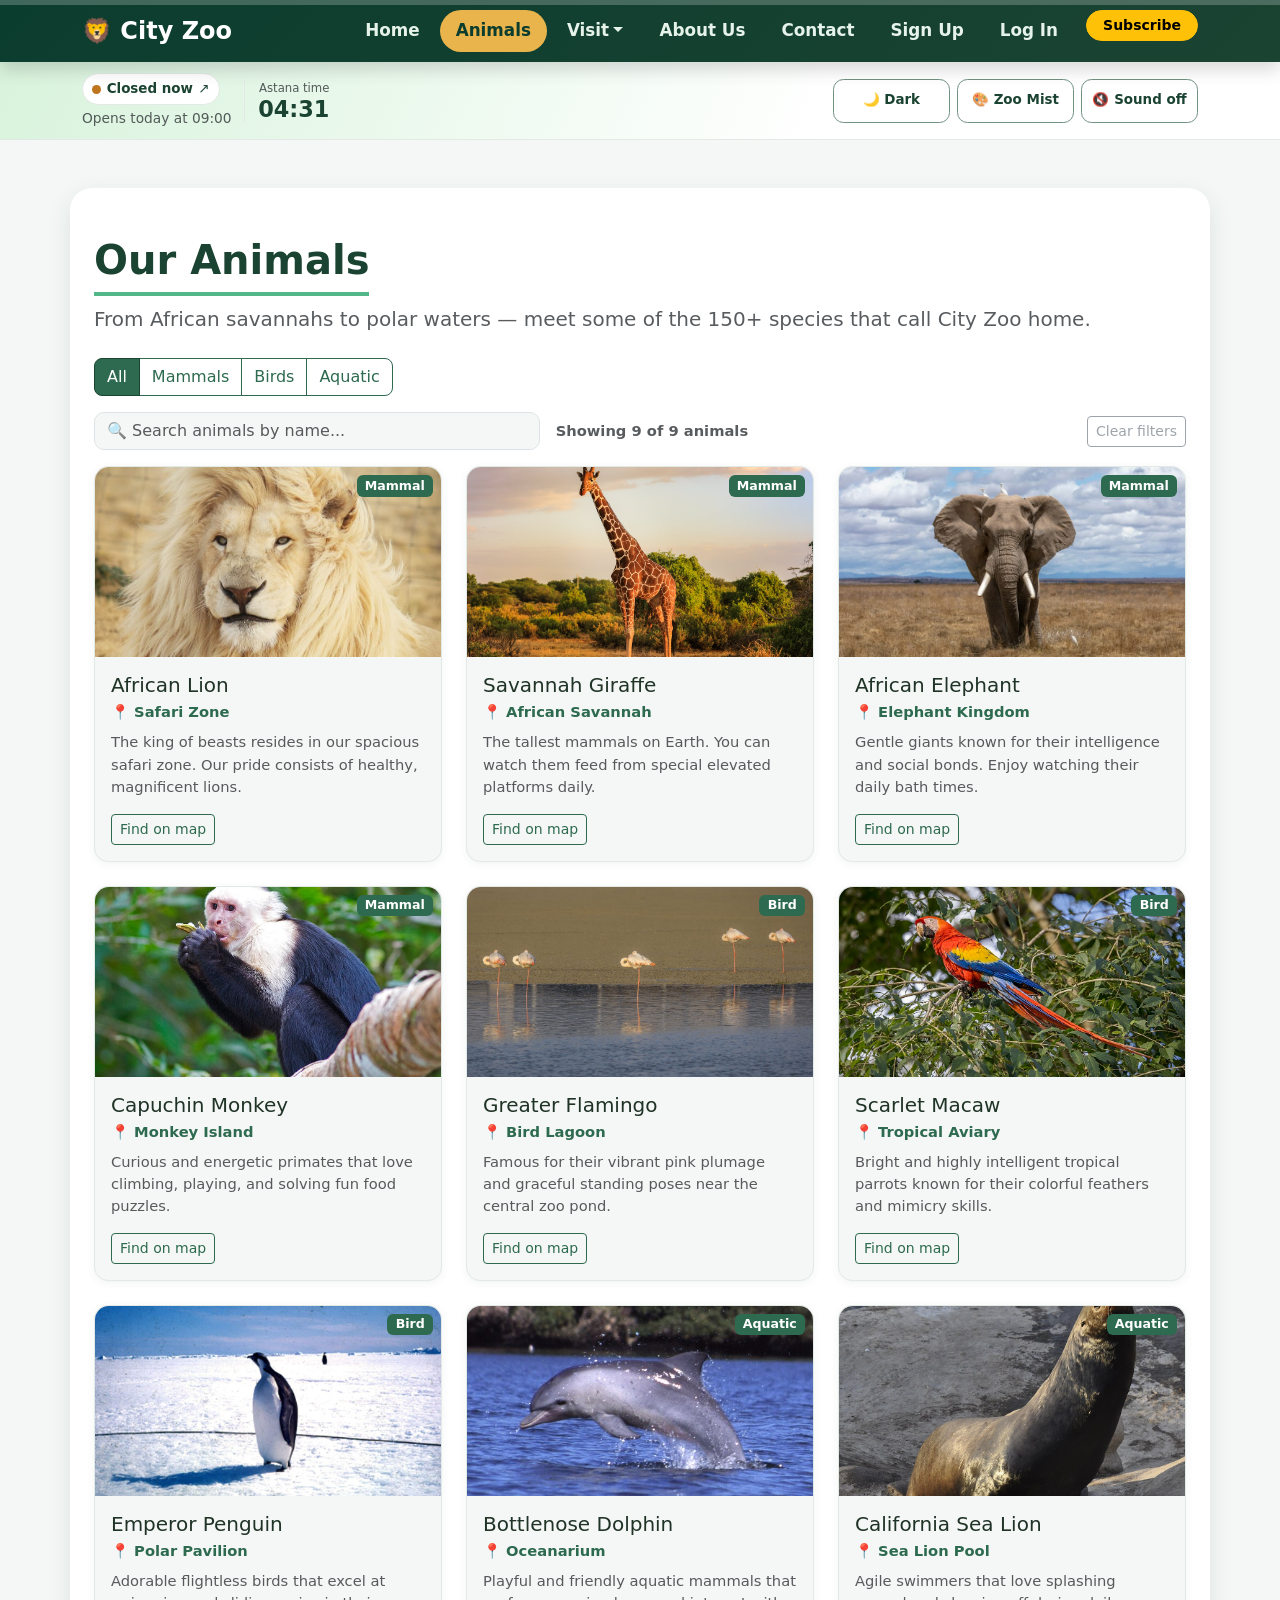
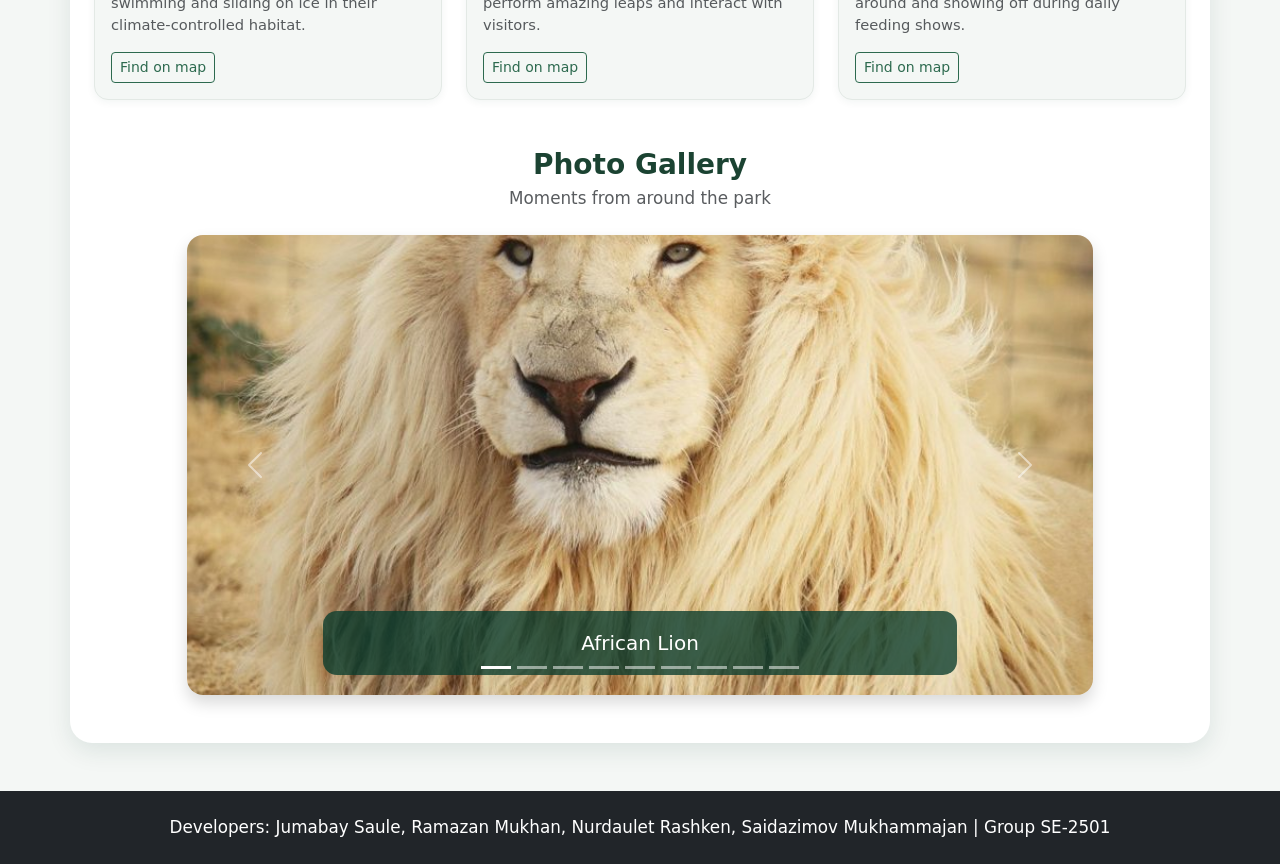
<file: animals.html>
<!DOCTYPE html>
<html lang="en">
<head>
    <meta charset="UTF-8">
    <meta name="viewport" content="width=device-width, initial-scale=1.0">
    <title>City Zoo - Our Animals</title>
    <link href="vendor/bootstrap.min.css" rel="stylesheet">
    <link rel="stylesheet" href="css/style.css?v=7">
    <script src="js/theme.js?v=6"></script>
    <script defer src="vendor/jquery.min.js"></script>
    <script defer src="js/jquery-assignment.js"></script>
</head>
<body>
    <a class="visually-hidden-focusable" href="#main">Skip to main content</a>

    <header class="sticky-top">
    <nav class="navbar navbar-expand-lg navbar-dark bg-dark navbar-zoo shadow" aria-label="Main navigation" aria-keyshortcuts="ArrowLeft ArrowRight">
        <div class="container">
            <a class="navbar-brand fw-bold fs-4" href="index.html">🦁 City Zoo</a>
            <button class="navbar-toggler" type="button" data-bs-toggle="collapse" data-bs-target="#mainNav" aria-controls="mainNav" aria-expanded="false" aria-label="Toggle navigation">
                <span class="navbar-toggler-icon"></span>
            </button>
            <div class="collapse navbar-collapse" id="mainNav">
                <ul class="navbar-nav ms-auto gap-lg-1 py-2 py-lg-0">
                    <li class="nav-item"><a class="nav-link fw-semibold rounded-pill px-3" href="index.html">Home</a></li>
                    <li class="nav-item"><a class="nav-link active fw-semibold rounded-pill px-3" aria-current="page" href="animals.html">Animals</a></li>
                    <li class="nav-item dropdown">
                        <button type="button" class="nav-link dropdown-toggle fw-semibold rounded-pill px-3" data-bs-toggle="dropdown" aria-expanded="false">Visit</button>
                        <ul class="dropdown-menu dropdown-menu-end">
                            <li><a class="dropdown-item" href="tickets.html">Tickets</a></li>
                            <li><a class="dropdown-item" href="schedule.html">Schedule</a></li>
                            <li><a class="dropdown-item" href="map.html">Map</a></li>
                            <li><a class="dropdown-item" href="rules.html">Rules</a></li>
                        </ul>
                    </li>
                    <li class="nav-item"><a class="nav-link fw-semibold rounded-pill px-3" href="about.html">About Us</a></li>
                    <li class="nav-item"><a class="nav-link fw-semibold rounded-pill px-3" href="contact.html">Contact</a></li>
                    <li class="nav-item"><a class="nav-link fw-semibold rounded-pill px-3" href="register.html">Sign Up</a></li>
                    <li class="nav-item"><a class="nav-link fw-semibold rounded-pill px-3" href="login.html" data-account-link>Log In</a></li>
                    <li class="nav-item ms-lg-2"><button type="button" class="btn btn-warning btn-sm rounded-pill px-3 fw-semibold" data-popup-open="subscribePopup" data-sound="pop">Subscribe</button></li>
                </ul>
            </div>
        </div>
    </nav>
    </header>

    <section class="zoo-toolbar" aria-label="Zoo hours and display settings">
        <div class="container zoo-toolbar-layout">
            <div class="zoo-visit-clock">
                <div class="zoo-hours">
                    <a class="zoo-hours-link" href="schedule.html" aria-label="View the zoo schedule">
                        <span class="zoo-hours-badge" id="zoo-open-status">Daily hours</span><span aria-hidden="true">↗</span>
                    </a>
                    <span class="zoo-hours-detail" id="zoo-hours-detail">09:00–18:00 · last entry 17:00</span>
                </div>
                <div class="zoo-clock"><span>Astana time</span> <time id="current-datetime">—</time></div>
            </div>
            <div class="zoo-toolbar-actions" role="group" aria-label="Display and sound settings">
                <button type="button" class="bar-btn" id="themeToggle" role="switch" aria-checked="false" aria-label="Dark mode">🌙 Night mode</button>
                <button type="button" class="bar-btn" id="bgColorBtn" data-sound="click" aria-label="Change page background colour">🎨 <span class="bg-color-name">Zoo Mist</span></button>
                <button type="button" class="bar-btn" id="soundToggle" aria-pressed="false">🔇 Sound off</button>
            </div>
        </div>
    </section>

    <main id="main" class="container page-card my-4 mt-lg-5 px-3 px-sm-4 py-4 py-lg-5">
        <div class="mb-4">
            <h1 class="pb-2 mb-2">Our Animals</h1>
            <p class="lead text-body-secondary mb-0">From African savannahs to polar waters — meet some of the 150+ species that call City Zoo home.</p>
        </div>

        <!-- Task 6: button group used as a filter -->
        <div class="btn-group mb-3" role="group" aria-label="Filter animals by category">
            <input type="radio" class="btn-check" name="animal-filter" id="f-all" value="all" autocomplete="off" checked>
            <label class="btn btn-outline-success" for="f-all">All</label>
            <input type="radio" class="btn-check" name="animal-filter" id="f-mammal" value="Mammal" autocomplete="off">
            <label class="btn btn-outline-success" for="f-mammal">Mammals</label>
            <input type="radio" class="btn-check" name="animal-filter" id="f-bird" value="Bird" autocomplete="off">
            <label class="btn btn-outline-success" for="f-bird">Birds</label>
            <input type="radio" class="btn-check" name="animal-filter" id="f-aquatic" value="Aquatic" autocomplete="off">
            <label class="btn btn-outline-success" for="f-aquatic">Aquatic</label>
        </div>

        <div class="row g-3 align-items-center mb-3">
            <div class="col-12 col-md-5">
                <label for="animal-search" class="visually-hidden">Search animals by name</label>
                <div class="zoo-search-wrap">
                    <input type="search" class="form-control" id="animal-search" placeholder="🔍 Search animals by name..." autocomplete="off">
                </div>
            </div>
            <div class="col-12 col-md-7 d-flex flex-wrap gap-2 align-items-center justify-content-between">
                <p class="mb-0 small fw-semibold text-body-secondary" id="animal-count" aria-live="polite"></p>
                <button type="button" id="clear-animal-filters" class="btn btn-sm btn-outline-secondary">Clear filters</button>
            </div>
        </div>

        <!-- Task 8: Bootstrap cards in a responsive grid -->
        <section class="row row-cols-1 row-cols-sm-2 row-cols-lg-3 g-3 g-lg-4" id="animal-grid" aria-live="polite">
            <div class="col animal-col" data-category="Mammal">
                <div class="card card-zoo h-100">
                    <div class="position-relative">
                        <img loading="lazy" decoding="async" src="images/lion.jpg" class="card-img-top" alt="African Lion">
                        <span class="badge text-bg-success position-absolute top-0 end-0 m-2">Mammal</span>
                    </div>
                    <div class="card-body d-flex flex-column p-3">
                        <h3 class="card-title h5 mb-1">African Lion</h3>
                        <p class="fw-semibold text-success small mb-2">📍 Safari Zone</p>
                        <p class="card-text text-body-secondary small flex-grow-1">The king of beasts resides in our spacious safari zone. Our pride consists of healthy, magnificent lions.</p>
                        <a href="map.html" class="btn btn-outline-success btn-sm align-self-start">Find on map</a>
                    </div>
                </div>
            </div>
            <div class="col animal-col" data-category="Mammal">
                <div class="card card-zoo h-100">
                    <div class="position-relative">
                        <img loading="lazy" decoding="async" src="images/giraffe.jpg" class="card-img-top" alt="Savannah Giraffe">
                        <span class="badge text-bg-success position-absolute top-0 end-0 m-2">Mammal</span>
                    </div>
                    <div class="card-body d-flex flex-column p-3">
                        <h3 class="card-title h5 mb-1">Savannah Giraffe</h3>
                        <p class="fw-semibold text-success small mb-2">📍 African Savannah</p>
                        <p class="card-text text-body-secondary small flex-grow-1">The tallest mammals on Earth. You can watch them feed from special elevated platforms daily.</p>
                        <a href="map.html" class="btn btn-outline-success btn-sm align-self-start">Find on map</a>
                    </div>
                </div>
            </div>
            <div class="col animal-col" data-category="Mammal">
                <div class="card card-zoo h-100">
                    <div class="position-relative">
                        <img loading="lazy" decoding="async" src="images/elephant.jpg" class="card-img-top" alt="African Elephant">
                        <span class="badge text-bg-success position-absolute top-0 end-0 m-2">Mammal</span>
                    </div>
                    <div class="card-body d-flex flex-column p-3">
                        <h3 class="card-title h5 mb-1">African Elephant</h3>
                        <p class="fw-semibold text-success small mb-2">📍 Elephant Kingdom</p>
                        <p class="card-text text-body-secondary small flex-grow-1">Gentle giants known for their intelligence and social bonds. Enjoy watching their daily bath times.</p>
                        <a href="map.html" class="btn btn-outline-success btn-sm align-self-start">Find on map</a>
                    </div>
                </div>
            </div>
            <div class="col animal-col" data-category="Mammal">
                <div class="card card-zoo h-100">
                    <div class="position-relative">
                        <img loading="lazy" decoding="async" src="images/capuchin.jpg" class="card-img-top" alt="Capuchin Monkey">
                        <span class="badge text-bg-success position-absolute top-0 end-0 m-2">Mammal</span>
                    </div>
                    <div class="card-body d-flex flex-column p-3">
                        <h3 class="card-title h5 mb-1">Capuchin Monkey</h3>
                        <p class="fw-semibold text-success small mb-2">📍 Monkey Island</p>
                        <p class="card-text text-body-secondary small flex-grow-1">Curious and energetic primates that love climbing, playing, and solving fun food puzzles.</p>
                        <a href="map.html" class="btn btn-outline-success btn-sm align-self-start">Find on map</a>
                    </div>
                </div>
            </div>
            <div class="col animal-col" data-category="Bird">
                <div class="card card-zoo h-100">
                    <div class="position-relative">
                        <img loading="lazy" decoding="async" src="images/flamingo.jpg" class="card-img-top" alt="Greater Flamingo">
                        <span class="badge text-bg-success position-absolute top-0 end-0 m-2">Bird</span>
                    </div>
                    <div class="card-body d-flex flex-column p-3">
                        <h3 class="card-title h5 mb-1">Greater Flamingo</h3>
                        <p class="fw-semibold text-success small mb-2">📍 Bird Lagoon</p>
                        <p class="card-text text-body-secondary small flex-grow-1">Famous for their vibrant pink plumage and graceful standing poses near the central zoo pond.</p>
                        <a href="map.html" class="btn btn-outline-success btn-sm align-self-start">Find on map</a>
                    </div>
                </div>
            </div>
            <div class="col animal-col" data-category="Bird">
                <div class="card card-zoo h-100">
                    <div class="position-relative">
                        <img loading="lazy" decoding="async" src="images/macaw.jpg" class="card-img-top" alt="Scarlet Macaw">
                        <span class="badge text-bg-success position-absolute top-0 end-0 m-2">Bird</span>
                    </div>
                    <div class="card-body d-flex flex-column p-3">
                        <h3 class="card-title h5 mb-1">Scarlet Macaw</h3>
                        <p class="fw-semibold text-success small mb-2">📍 Tropical Aviary</p>
                        <p class="card-text text-body-secondary small flex-grow-1">Bright and highly intelligent tropical parrots known for their colorful feathers and mimicry skills.</p>
                        <a href="map.html" class="btn btn-outline-success btn-sm align-self-start">Find on map</a>
                    </div>
                </div>
            </div>
            <div class="col animal-col" data-category="Bird">
                <div class="card card-zoo h-100">
                    <div class="position-relative">
                        <img loading="lazy" decoding="async" src="images/penguin.jpg" class="card-img-top" alt="Emperor Penguin">
                        <span class="badge text-bg-success position-absolute top-0 end-0 m-2">Bird</span>
                    </div>
                    <div class="card-body d-flex flex-column p-3">
                        <h3 class="card-title h5 mb-1">Emperor Penguin</h3>
                        <p class="fw-semibold text-success small mb-2">📍 Polar Pavilion</p>
                        <p class="card-text text-body-secondary small flex-grow-1">Adorable flightless birds that excel at swimming and sliding on ice in their climate-controlled habitat.</p>
                        <a href="map.html" class="btn btn-outline-success btn-sm align-self-start">Find on map</a>
                    </div>
                </div>
            </div>
            <div class="col animal-col" data-category="Aquatic">
                <div class="card card-zoo h-100">
                    <div class="position-relative">
                        <img loading="lazy" decoding="async" src="images/dolphin.jpg" class="card-img-top" alt="Bottlenose Dolphin">
                        <span class="badge text-bg-success position-absolute top-0 end-0 m-2">Aquatic</span>
                    </div>
                    <div class="card-body d-flex flex-column p-3">
                        <h3 class="card-title h5 mb-1">Bottlenose Dolphin</h3>
                        <p class="fw-semibold text-success small mb-2">📍 Oceanarium</p>
                        <p class="card-text text-body-secondary small flex-grow-1">Playful and friendly aquatic mammals that perform amazing leaps and interact with visitors.</p>
                        <a href="map.html" class="btn btn-outline-success btn-sm align-self-start">Find on map</a>
                    </div>
                </div>
            </div>
            <div class="col animal-col" data-category="Aquatic">
                <div class="card card-zoo h-100">
                    <div class="position-relative">
                        <img loading="lazy" decoding="async" src="images/sea-lion.jpg" class="card-img-top" alt="California Sea Lion">
                        <span class="badge text-bg-success position-absolute top-0 end-0 m-2">Aquatic</span>
                    </div>
                    <div class="card-body d-flex flex-column p-3">
                        <h3 class="card-title h5 mb-1">California Sea Lion</h3>
                        <p class="fw-semibold text-success small mb-2">📍 Sea Lion Pool</p>
                        <p class="card-text text-body-secondary small flex-grow-1">Agile swimmers that love splashing around and showing off during daily feeding shows.</p>
                        <a href="map.html" class="btn btn-outline-success btn-sm align-self-start">Find on map</a>
                    </div>
                </div>
            </div>
        </section>
        <p class="text-center text-body-secondary d-none mt-4" id="animal-empty">No animals match your search. Try another name or category.</p>

        <div class="text-center mb-4 mt-5">
            <h2 class="mb-1">Photo Gallery</h2>
            <p class="text-body-secondary mb-0">Moments from around the park</p>
        </div>
        <!-- Task 7: carousel with 9 images, indicators and controls, aligned in the grid -->
        <div class="row justify-content-center">
            <div class="col-12 col-lg-10">
                <div id="zooCarousel" class="carousel slide" data-bs-ride="carousel" aria-label="Animal photo gallery">
                    <div class="carousel-indicators">
                <button type="button" data-bs-target="#zooCarousel" data-bs-slide-to="0" class="active" aria-current="true" aria-label="Slide 1: African Lion"></button>
                <button type="button" data-bs-target="#zooCarousel" data-bs-slide-to="1" aria-label="Slide 2: Savannah Giraffe"></button>
                <button type="button" data-bs-target="#zooCarousel" data-bs-slide-to="2" aria-label="Slide 3: African Elephant"></button>
                <button type="button" data-bs-target="#zooCarousel" data-bs-slide-to="3" aria-label="Slide 4: Capuchin Monkey"></button>
                <button type="button" data-bs-target="#zooCarousel" data-bs-slide-to="4" aria-label="Slide 5: Greater Flamingo"></button>
                <button type="button" data-bs-target="#zooCarousel" data-bs-slide-to="5" aria-label="Slide 6: Scarlet Macaw"></button>
                <button type="button" data-bs-target="#zooCarousel" data-bs-slide-to="6" aria-label="Slide 7: Emperor Penguin"></button>
                <button type="button" data-bs-target="#zooCarousel" data-bs-slide-to="7" aria-label="Slide 8: Bottlenose Dolphin"></button>
                <button type="button" data-bs-target="#zooCarousel" data-bs-slide-to="8" aria-label="Slide 9: California Sea Lion"></button>
                    </div>
                    <div class="carousel-inner rounded-4 shadow">
                <div class="carousel-item active">
                    <img loading="lazy" decoding="async" src="images/lion.jpg" class="d-block w-100" alt="African Lion in the Safari Zone">
                    <div class="carousel-caption"><h3 class="h5 mb-0">African Lion</h3></div>
                </div>
                <div class="carousel-item">
                    <img loading="lazy" decoding="async" src="images/giraffe.jpg" class="d-block w-100" alt="Savannah Giraffe in the African Savannah">
                    <div class="carousel-caption"><h3 class="h5 mb-0">Savannah Giraffe</h3></div>
                </div>
                <div class="carousel-item">
                    <img loading="lazy" decoding="async" src="images/elephant.jpg" class="d-block w-100" alt="African Elephant in the Elephant Kingdom">
                    <div class="carousel-caption"><h3 class="h5 mb-0">African Elephant</h3></div>
                </div>
                <div class="carousel-item">
                    <img loading="lazy" decoding="async" src="images/capuchin.jpg" class="d-block w-100" alt="Capuchin Monkey in the Monkey Island">
                    <div class="carousel-caption"><h3 class="h5 mb-0">Capuchin Monkey</h3></div>
                </div>
                <div class="carousel-item">
                    <img loading="lazy" decoding="async" src="images/flamingo.jpg" class="d-block w-100" alt="Greater Flamingo in the Bird Lagoon">
                    <div class="carousel-caption"><h3 class="h5 mb-0">Greater Flamingo</h3></div>
                </div>
                <div class="carousel-item">
                    <img loading="lazy" decoding="async" src="images/macaw.jpg" class="d-block w-100" alt="Scarlet Macaw in the Tropical Aviary">
                    <div class="carousel-caption"><h3 class="h5 mb-0">Scarlet Macaw</h3></div>
                </div>
                <div class="carousel-item">
                    <img loading="lazy" decoding="async" src="images/penguin.jpg" class="d-block w-100" alt="Emperor Penguin in the Polar Pavilion">
                    <div class="carousel-caption"><h3 class="h5 mb-0">Emperor Penguin</h3></div>
                </div>
                <div class="carousel-item">
                    <img loading="lazy" decoding="async" src="images/dolphin.jpg" class="d-block w-100" alt="Bottlenose Dolphin in the Oceanarium">
                    <div class="carousel-caption"><h3 class="h5 mb-0">Bottlenose Dolphin</h3></div>
                </div>
                <div class="carousel-item">
                    <img loading="lazy" decoding="async" src="images/sea-lion.jpg" class="d-block w-100" alt="California Sea Lion in the Sea Lion Pool">
                    <div class="carousel-caption"><h3 class="h5 mb-0">California Sea Lion</h3></div>
                </div>
                    </div>
                    <button class="carousel-control-prev" type="button" data-bs-target="#zooCarousel" data-bs-slide="prev">
                        <span class="carousel-control-prev-icon" aria-hidden="true"></span>
                        <span class="visually-hidden">Previous</span>
                    </button>
                    <button class="carousel-control-next" type="button" data-bs-target="#zooCarousel" data-bs-slide="next">
                        <span class="carousel-control-next-icon" aria-hidden="true"></span>
                        <span class="visually-hidden">Next</span>
                    </button>
                </div>
            </div>
        </div>
    </main>

    <footer class="bg-dark text-white text-center mt-5 py-4 px-3">
        <p class="mb-0">Developers: Jumabay Saule, Ramazan Mukhan, Nurdaulet Rashken, Saidazimov Mukhammajan | Group SE-2501</p>
    </footer>


    <!-- Task 3: subscription popup (hidden by default, opened by js/popup.js) -->
    <div class="popup-overlay" id="subscribePopup" role="dialog" aria-modal="true" aria-labelledby="popupTitle" aria-hidden="true">
        <div class="popup-box p-4 p-sm-5">
            <button type="button" class="popup-close" data-popup-close data-sound="click" aria-label="Close subscription form">&times;</button>
            <h2 id="popupTitle" class="h3 mb-2">Subscribe to City Zoo News</h2>
            <p class="text-body-secondary mb-4">Save your newsletter signup in this browser.</p>
            <form id="subscribe-form" action="#" method="post" novalidate data-validate-form>
                <div class="mb-3">
                    <label for="sub-name" class="form-label fw-semibold">Your Name</label>
                    <input type="text" class="form-control" id="sub-name" name="name" placeholder="Enter your name" data-validate="name" autocomplete="name">
                    <div class="invalid-feedback" role="alert"></div>
                </div>
                <div class="mb-3">
                    <label for="sub-email" class="form-label fw-semibold">Email Address</label>
                    <input type="text" inputmode="email" class="form-control" id="sub-email" name="email" placeholder="example@mail.com" data-validate="email" autocomplete="email">
                    <div class="invalid-feedback" role="alert"></div>
                </div>
                <div class="alert alert-success form-success d-none" role="status" tabindex="-1">Your newsletter signup was saved in this browser.</div>
                <div class="d-flex flex-wrap gap-2">
                    <button type="submit" class="btn btn-success btn-lg">Subscribe</button>
                    <button type="button" class="btn btn-outline-secondary btn-lg" data-popup-close>Close</button>
                </div>
            </form>
        </div>
    </div>

    <!-- Task 4: background colour button -->

    <script src="vendor/bootstrap.bundle.min.js"></script>
    <script src="js/sounds.js"></script>
    <script src="js/validation.js"></script>
    <script src="js/account.js"></script>
    <script src="js/accordion.js"></script>
    <script src="js/popup.js"></script>
    <script src="js/background.js"></script>
    <script src="js/datetime.js?v=6"></script>
    <script src="js/keyboard.js"></script>
    <script src="js/animals.js"></script>
</body>
</html>
</file>
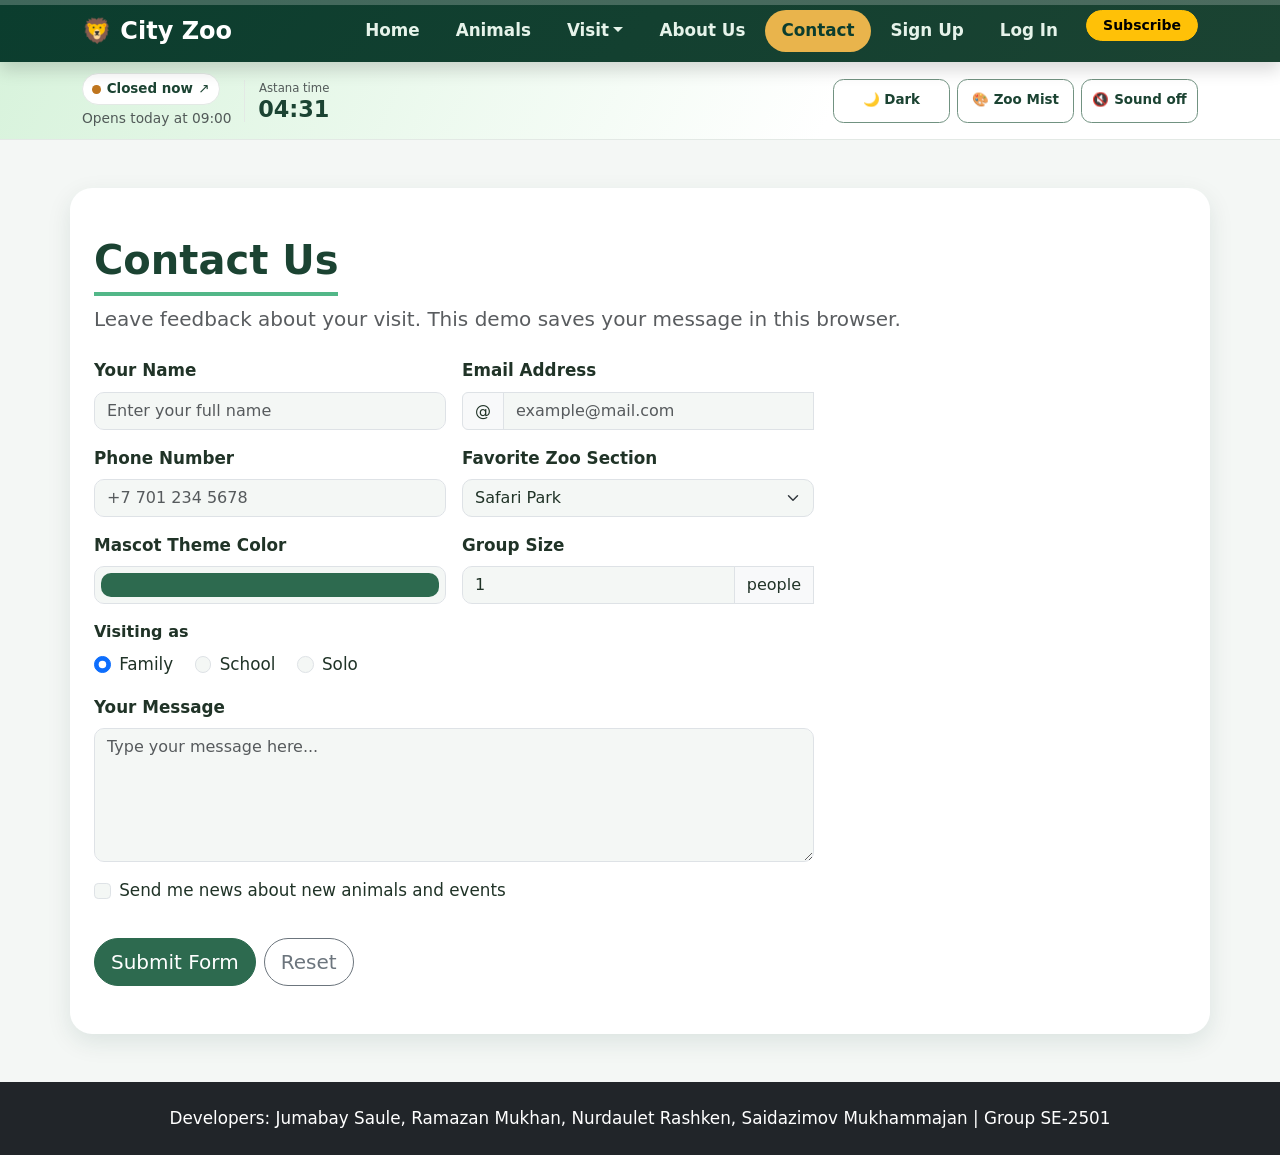
<file: contact.html>
<!DOCTYPE html>
<html lang="en">
<head>
    <meta charset="UTF-8">
    <meta name="viewport" content="width=device-width, initial-scale=1.0">
    <title>City Zoo - Contact Us</title>
    <link href="vendor/bootstrap.min.css" rel="stylesheet">
    <link rel="stylesheet" href="css/style.css?v=7">
    <script src="js/theme.js?v=6"></script>
    <script defer src="vendor/jquery.min.js"></script>
    <script defer src="js/jquery-assignment.js?v=5"></script>
</head>
<body>
    <a class="visually-hidden-focusable" href="#main">Skip to main content</a>

    <header class="sticky-top">
    <nav class="navbar navbar-expand-lg navbar-dark bg-dark navbar-zoo shadow" aria-label="Main navigation" aria-keyshortcuts="ArrowLeft ArrowRight">
        <div class="container">
            <a class="navbar-brand fw-bold fs-4" href="index.html">🦁 City Zoo</a>
            <button class="navbar-toggler" type="button" data-bs-toggle="collapse" data-bs-target="#mainNav" aria-controls="mainNav" aria-expanded="false" aria-label="Toggle navigation">
                <span class="navbar-toggler-icon"></span>
            </button>
            <div class="collapse navbar-collapse" id="mainNav">
                <ul class="navbar-nav ms-auto gap-lg-1 py-2 py-lg-0">
                    <li class="nav-item"><a class="nav-link fw-semibold rounded-pill px-3" href="index.html">Home</a></li>
                    <li class="nav-item"><a class="nav-link fw-semibold rounded-pill px-3" href="animals.html">Animals</a></li>
                    <li class="nav-item dropdown">
                        <button type="button" class="nav-link dropdown-toggle fw-semibold rounded-pill px-3" data-bs-toggle="dropdown" aria-expanded="false">Visit</button>
                        <ul class="dropdown-menu dropdown-menu-end">
                            <li><a class="dropdown-item" href="tickets.html">Tickets</a></li>
                            <li><a class="dropdown-item" href="schedule.html">Schedule</a></li>
                            <li><a class="dropdown-item" href="map.html">Map</a></li>
                            <li><a class="dropdown-item" href="rules.html">Rules</a></li>
                        </ul>
                    </li>
                    <li class="nav-item"><a class="nav-link fw-semibold rounded-pill px-3" href="about.html">About Us</a></li>
                    <li class="nav-item"><a class="nav-link active fw-semibold rounded-pill px-3" aria-current="page" href="contact.html">Contact</a></li>
                    <li class="nav-item"><a class="nav-link fw-semibold rounded-pill px-3" href="register.html">Sign Up</a></li>
                    <li class="nav-item"><a class="nav-link fw-semibold rounded-pill px-3" href="login.html" data-account-link>Log In</a></li>
                    <li class="nav-item ms-lg-2"><button type="button" class="btn btn-warning btn-sm rounded-pill px-3 fw-semibold" data-popup-open="subscribePopup" data-sound="pop">Subscribe</button></li>
                </ul>
            </div>
        </div>
    </nav>
    </header>

    <section class="zoo-toolbar" aria-label="Zoo hours and display settings">
        <div class="container zoo-toolbar-layout">
            <div class="zoo-visit-clock">
                <div class="zoo-hours">
                    <a class="zoo-hours-link" href="schedule.html" aria-label="View the zoo schedule">
                        <span class="zoo-hours-badge" id="zoo-open-status">Daily hours</span><span aria-hidden="true">↗</span>
                    </a>
                    <span class="zoo-hours-detail" id="zoo-hours-detail">09:00–18:00 · last entry 17:00</span>
                </div>
                <div class="zoo-clock"><span>Astana time</span> <time id="current-datetime">—</time></div>
            </div>
            <div class="zoo-toolbar-actions" role="group" aria-label="Display and sound settings">
                <button type="button" class="bar-btn" id="themeToggle" role="switch" aria-checked="false" aria-label="Dark mode">🌙 Night mode</button>
                <button type="button" class="bar-btn" id="bgColorBtn" data-sound="click" aria-label="Change page background colour">🎨 <span class="bg-color-name">Zoo Mist</span></button>
                <button type="button" class="bar-btn" id="soundToggle" aria-pressed="false">🔇 Sound off</button>
            </div>
        </div>
    </section>

    <main id="main" data-no-page-search class="container page-card my-4 mt-lg-5 px-3 px-sm-4 py-4 py-lg-5">
        <div class="mb-4">
            <h1 class="pb-2 mb-2">Contact Us</h1>
            <p class="lead text-body-secondary mb-0">Leave feedback about your visit. This demo saves your message in this browser.</p>
        </div>

        <div class="row">
            <div class="col-12 col-lg-8">
                <form id="contact-form" action="#" method="post" novalidate data-validate-form>
                    <div class="row g-3">
                        <div class="col-12 col-md-6">
                            <label for="name" class="form-label fw-semibold">Your Name</label>
                            <input type="text" class="form-control" id="name" name="name" placeholder="Enter your full name" data-validate="name" autocomplete="name">
                            <div class="invalid-feedback" role="alert"></div>
                        </div>
                        <div class="col-12 col-md-6">
                            <label for="email" class="form-label fw-semibold">Email Address</label>
                            <div class="input-group">
                                <span class="input-group-text" id="email-addon">@</span>
                                <input type="text" inputmode="email" class="form-control" id="email" name="email" placeholder="example@mail.com" aria-describedby="email-addon" data-validate="email" autocomplete="email">
                                <div class="invalid-feedback" role="alert"></div>
                            </div>
                        </div>
                        <div class="col-12 col-md-6">
                            <label for="contact-phone" class="form-label fw-semibold">Phone Number</label>
                            <input type="tel" class="form-control" id="contact-phone" name="phone" data-validate="phone" autocomplete="tel" placeholder="+7 701 234 5678">
                            <div class="invalid-feedback" role="alert"></div>
                        </div>
                        <div class="col-12 col-md-6">
                            <label for="section" class="form-label fw-semibold">Favorite Zoo Section</label>
                            <select class="form-select" id="section" name="section">
                                <option value="safari">Safari Park</option>
                                <option value="aquarium">Aquarium</option>
                                <option value="birds">Aviary &amp; Birds</option>
                                <option value="reptiles">Reptile House</option>
                            </select>
                        </div>
                        <div class="col-12 col-md-6">
                            <label for="color" class="form-label fw-semibold">Mascot Theme Color</label>
                            <input type="color" class="form-control form-control-color w-100" id="color" name="color" value="#2d6a4f" title="Choose your color">
                        </div>
                        <div class="col-12 col-md-6">
                            <label for="visitors" class="form-label fw-semibold">Group Size</label>
                            <div class="input-group">
                                <input type="number" class="form-control" id="visitors" name="visitors" value="1" aria-describedby="visitors-addon" data-validate="group">
                                <span class="input-group-text" id="visitors-addon">people</span>
                                <div class="invalid-feedback" role="alert"></div>
                            </div>
                        </div>
                        <fieldset class="col-12 col-md-6">
                            <legend class="form-label fw-semibold fs-6">Visiting as</legend>
                            <div class="form-check form-check-inline">
                                <input class="form-check-input" type="radio" name="visitType" id="v-family" value="family" checked>
                                <label class="form-check-label" for="v-family">Family</label>
                            </div>
                            <div class="form-check form-check-inline">
                                <input class="form-check-input" type="radio" name="visitType" id="v-school" value="school">
                                <label class="form-check-label" for="v-school">School</label>
                            </div>
                            <div class="form-check form-check-inline">
                                <input class="form-check-input" type="radio" name="visitType" id="v-solo" value="solo">
                                <label class="form-check-label" for="v-solo">Solo</label>
                            </div>
                        </fieldset>
                        <div class="col-12">
                            <label for="message" class="form-label fw-semibold">Your Message</label>
                            <textarea class="form-control" id="message" name="message" rows="5" placeholder="Type your message here..." data-validate="message"></textarea>
                            <div class="invalid-feedback" role="alert"></div>
                        </div>
                        <div class="col-12">
                            <div class="form-check">
                                <input class="form-check-input" type="checkbox" id="newsletter" name="newsletter">
                                <label class="form-check-label" for="newsletter">Send me news about new animals and events</label>
                            </div>
                        </div>
                        <div class="col-12">
                            <div class="alert alert-success form-success d-none mb-0" role="status" tabindex="-1">Your demo feedback was saved in this browser.</div>
                        </div>
                        <div class="col-12 d-flex flex-wrap gap-2">
                            <button type="submit" class="btn btn-success btn-lg">Submit Form</button>
                            <button type="reset" class="btn btn-outline-secondary btn-lg">Reset</button>
                        </div>
                    </div>
                </form>
            </div>
        </div>
    </main>

    <footer class="bg-dark text-white text-center mt-5 py-4 px-3">
        <p class="mb-0">Developers: Jumabay Saule, Ramazan Mukhan, Nurdaulet Rashken, Saidazimov Mukhammajan | Group SE-2501</p>
    </footer>


    <!-- Task 3: subscription popup (hidden by default, opened by js/popup.js) -->
    <div class="popup-overlay" id="subscribePopup" role="dialog" aria-modal="true" aria-labelledby="popupTitle" aria-hidden="true">
        <div class="popup-box p-4 p-sm-5">
            <button type="button" class="popup-close" data-popup-close data-sound="click" aria-label="Close subscription form">&times;</button>
            <h2 id="popupTitle" class="h3 mb-2">Subscribe to City Zoo News</h2>
            <p class="text-body-secondary mb-4">Save your newsletter signup in this browser.</p>
            <form id="subscribe-form" action="#" method="post" novalidate data-validate-form>
                <div class="mb-3">
                    <label for="sub-name" class="form-label fw-semibold">Your Name</label>
                    <input type="text" class="form-control" id="sub-name" name="name" placeholder="Enter your name" data-validate="name" autocomplete="name">
                    <div class="invalid-feedback" role="alert"></div>
                </div>
                <div class="mb-3">
                    <label for="sub-email" class="form-label fw-semibold">Email Address</label>
                    <input type="text" inputmode="email" class="form-control" id="sub-email" name="email" placeholder="example@mail.com" data-validate="email" autocomplete="email">
                    <div class="invalid-feedback" role="alert"></div>
                </div>
                <div class="alert alert-success form-success d-none" role="status" tabindex="-1">Your newsletter signup was saved in this browser.</div>
                <div class="d-flex flex-wrap gap-2">
                    <button type="submit" class="btn btn-success btn-lg">Subscribe</button>
                    <button type="button" class="btn btn-outline-secondary btn-lg" data-popup-close>Close</button>
                </div>
            </form>
        </div>
    </div>

    <!-- Task 4: background colour button -->

    <script src="vendor/bootstrap.bundle.min.js"></script>
    <script src="js/sounds.js"></script>
    <script src="js/validation.js"></script>
    <script src="js/account.js"></script>
    <script src="js/accordion.js"></script>
    <script src="js/popup.js"></script>
    <script src="js/background.js"></script>
    <script src="js/datetime.js?v=6"></script>
    <script src="js/keyboard.js"></script>
</body>
</html>
</file>
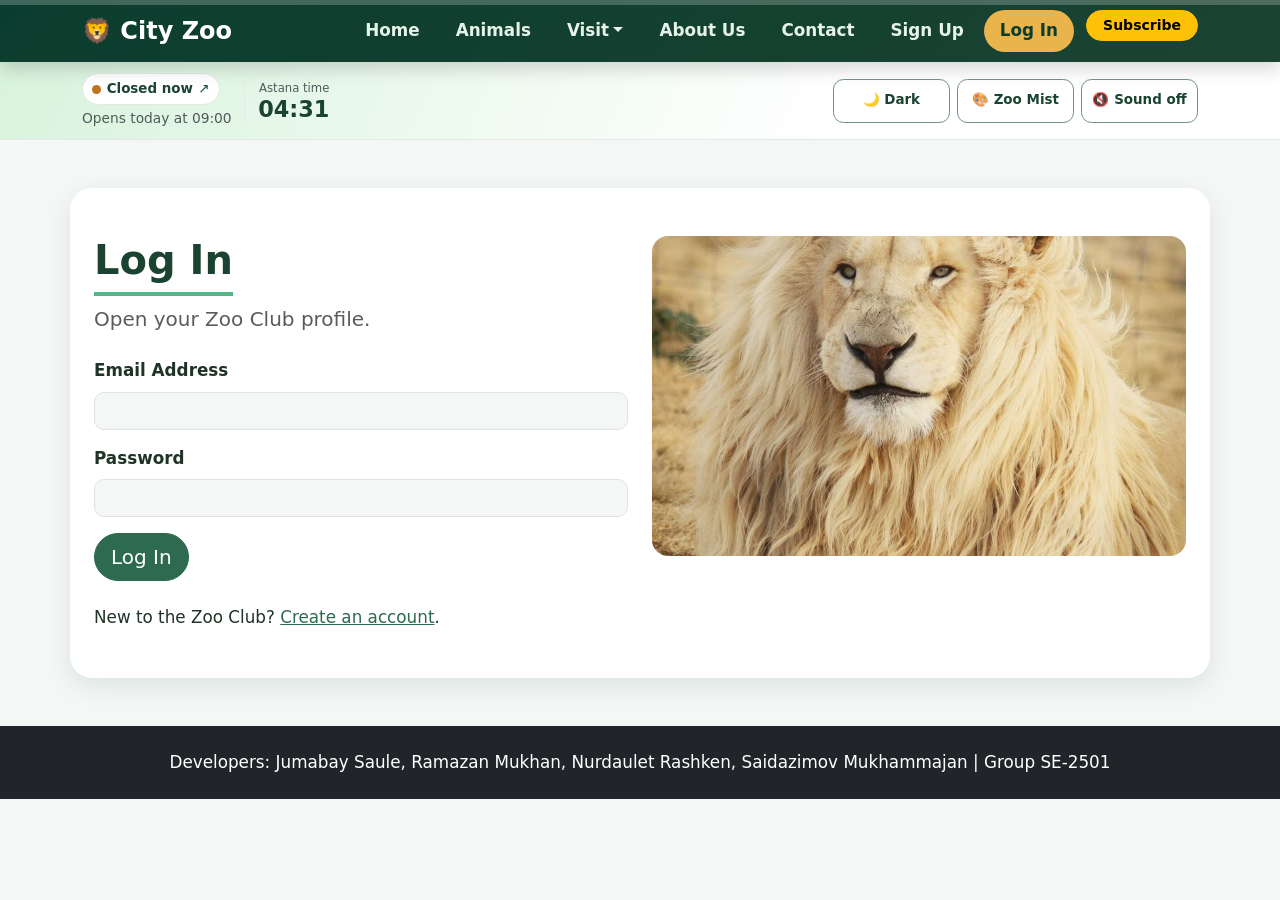
<file: login.html>
<!DOCTYPE html>
<html lang="en">
<head>
    <meta charset="UTF-8">
    <meta name="viewport" content="width=device-width, initial-scale=1.0">
    <title>City Zoo - Log In</title>
    <link href="vendor/bootstrap.min.css" rel="stylesheet">
    <link rel="stylesheet" href="css/style.css?v=7">
    <script src="js/theme.js?v=6"></script>
    <script defer src="vendor/jquery.min.js"></script>
    <script defer src="js/jquery-assignment.js"></script>
</head>
<body>
    <a class="visually-hidden-focusable" href="#main">Skip to main content</a>

    <header class="sticky-top">
    <nav class="navbar navbar-expand-lg navbar-dark bg-dark navbar-zoo shadow" aria-label="Main navigation" aria-keyshortcuts="ArrowLeft ArrowRight">
        <div class="container">
            <a class="navbar-brand fw-bold fs-4" href="index.html">🦁 City Zoo</a>
            <button class="navbar-toggler" type="button" data-bs-toggle="collapse" data-bs-target="#mainNav" aria-controls="mainNav" aria-expanded="false" aria-label="Toggle navigation">
                <span class="navbar-toggler-icon"></span>
            </button>
            <div class="collapse navbar-collapse" id="mainNav">
                <ul class="navbar-nav ms-auto gap-lg-1 py-2 py-lg-0">
                    <li class="nav-item"><a class="nav-link fw-semibold rounded-pill px-3" href="index.html">Home</a></li>
                    <li class="nav-item"><a class="nav-link fw-semibold rounded-pill px-3" href="animals.html">Animals</a></li>
                    <li class="nav-item dropdown">
                        <button type="button" class="nav-link dropdown-toggle fw-semibold rounded-pill px-3" data-bs-toggle="dropdown" aria-expanded="false">Visit</button>
                        <ul class="dropdown-menu dropdown-menu-end">
                            <li><a class="dropdown-item" href="tickets.html">Tickets</a></li>
                            <li><a class="dropdown-item" href="schedule.html">Schedule</a></li>
                            <li><a class="dropdown-item" href="map.html">Map</a></li>
                            <li><a class="dropdown-item" href="rules.html">Rules</a></li>
                        </ul>
                    </li>
                    <li class="nav-item"><a class="nav-link fw-semibold rounded-pill px-3" href="about.html">About Us</a></li>
                    <li class="nav-item"><a class="nav-link fw-semibold rounded-pill px-3" href="contact.html">Contact</a></li>
                    <li class="nav-item"><a class="nav-link fw-semibold rounded-pill px-3" href="register.html">Sign Up</a></li>
                    <li class="nav-item"><a class="nav-link fw-semibold rounded-pill px-3" href="login.html" data-account-link>Log In</a></li>
                    <li class="nav-item ms-lg-2"><button type="button" class="btn btn-warning btn-sm rounded-pill px-3 fw-semibold" data-popup-open="subscribePopup" data-sound="pop">Subscribe</button></li>
                </ul>
            </div>
        </div>
    </nav>
    </header>

    <section class="zoo-toolbar" aria-label="Zoo hours and display settings">
        <div class="container zoo-toolbar-layout">
            <div class="zoo-visit-clock">
                <div class="zoo-hours">
                    <a class="zoo-hours-link" href="schedule.html" aria-label="View the zoo schedule">
                        <span class="zoo-hours-badge" id="zoo-open-status">Daily hours</span><span aria-hidden="true">↗</span>
                    </a>
                    <span class="zoo-hours-detail" id="zoo-hours-detail">09:00–18:00 · last entry 17:00</span>
                </div>
                <div class="zoo-clock"><span>Astana time</span> <time id="current-datetime">—</time></div>
            </div>
            <div class="zoo-toolbar-actions" role="group" aria-label="Display and sound settings">
                <button type="button" class="bar-btn" id="themeToggle" role="switch" aria-checked="false" aria-label="Dark mode">🌙 Night mode</button>
                <button type="button" class="bar-btn" id="bgColorBtn" data-sound="click" aria-label="Change page background colour">🎨 <span class="bg-color-name">Zoo Mist</span></button>
                <button type="button" class="bar-btn" id="soundToggle" aria-pressed="false">🔇 Sound off</button>
            </div>
        </div>
    </section>

    <main id="main" data-account-page class="container page-card my-4 mt-lg-5 px-3 px-sm-4 py-4 py-lg-5">
        <div class="row g-4 align-items-start">
            <div class="col-12 col-md-7 col-lg-6">
                <h1 class="pb-2 mb-2">Log In</h1>
                <p class="lead text-body-secondary mb-4">Open your Zoo Club profile.</p>
                <p id="signup-notice" class="alert alert-success d-none" role="status">Account created. Log in with your email and password.</p>
                <form id="login-form" data-account-form="login" method="post" novalidate data-validate-form>
                    <div class="mb-3">
                        <label for="login-email" class="form-label fw-semibold">Email Address</label>
                        <input type="text" class="form-control" id="login-email" name="email" data-validate="email" autocomplete="username" inputmode="email">
                        <div class="invalid-feedback" role="alert"></div>
                    </div>
                    <div class="mb-3">
                        <label for="login-password" class="form-label fw-semibold">Password</label>
                        <input type="password" class="form-control" id="login-password" name="password" data-validate="password" autocomplete="current-password">
                        <div class="invalid-feedback" role="alert"></div>
                    </div>
                    <div class="alert alert-danger d-none" data-account-error role="alert" tabindex="-1"></div>
                    <button type="submit" class="btn btn-success btn-lg">Log In</button>
                </form>
                <p class="mt-4 mb-0">New to the Zoo Club? <a href="register.html">Create an account</a>.</p>
            </div>
            <div class="col-12 col-md-5 col-lg-6">
                <img loading="lazy" decoding="async" src="images/lion.jpg" class="img-fluid rounded-4 w-100 side-img" alt="African lion at rest">
            </div>
        </div>
    </main>

    <footer class="bg-dark text-white text-center mt-5 py-4 px-3">
        <p class="mb-0">Developers: Jumabay Saule, Ramazan Mukhan, Nurdaulet Rashken, Saidazimov Mukhammajan | Group SE-2501</p>
    </footer>


    <!-- Task 3: subscription popup (hidden by default, opened by js/popup.js) -->
    <div class="popup-overlay" id="subscribePopup" role="dialog" aria-modal="true" aria-labelledby="popupTitle" aria-hidden="true">
        <div class="popup-box p-4 p-sm-5">
            <button type="button" class="popup-close" data-popup-close data-sound="click" aria-label="Close subscription form">&times;</button>
            <h2 id="popupTitle" class="h3 mb-2">Subscribe to City Zoo News</h2>
            <p class="text-body-secondary mb-4">Save your newsletter signup in this browser.</p>
            <form id="subscribe-form" action="#" method="post" novalidate data-validate-form>
                <div class="mb-3">
                    <label for="sub-name" class="form-label fw-semibold">Your Name</label>
                    <input type="text" class="form-control" id="sub-name" name="name" placeholder="Enter your name" data-validate="name" autocomplete="name">
                    <div class="invalid-feedback" role="alert"></div>
                </div>
                <div class="mb-3">
                    <label for="sub-email" class="form-label fw-semibold">Email Address</label>
                    <input type="text" inputmode="email" class="form-control" id="sub-email" name="email" placeholder="example@mail.com" data-validate="email" autocomplete="email">
                    <div class="invalid-feedback" role="alert"></div>
                </div>
                <div class="alert alert-success form-success d-none" role="status" tabindex="-1">Your newsletter signup was saved in this browser.</div>
                <div class="d-flex flex-wrap gap-2">
                    <button type="submit" class="btn btn-success btn-lg">Subscribe</button>
                    <button type="button" class="btn btn-outline-secondary btn-lg" data-popup-close>Close</button>
                </div>
            </form>
        </div>
    </div>

    <!-- Task 4: background colour button -->

    <script src="vendor/bootstrap.bundle.min.js"></script>
    <script src="js/sounds.js"></script>
    <script src="js/validation.js"></script>
    <script src="js/account.js"></script>
    <script src="js/accordion.js"></script>
    <script src="js/popup.js"></script>
    <script src="js/background.js"></script>
    <script src="js/datetime.js?v=6"></script>
    <script src="js/keyboard.js"></script>
</body>
</html>
</file>
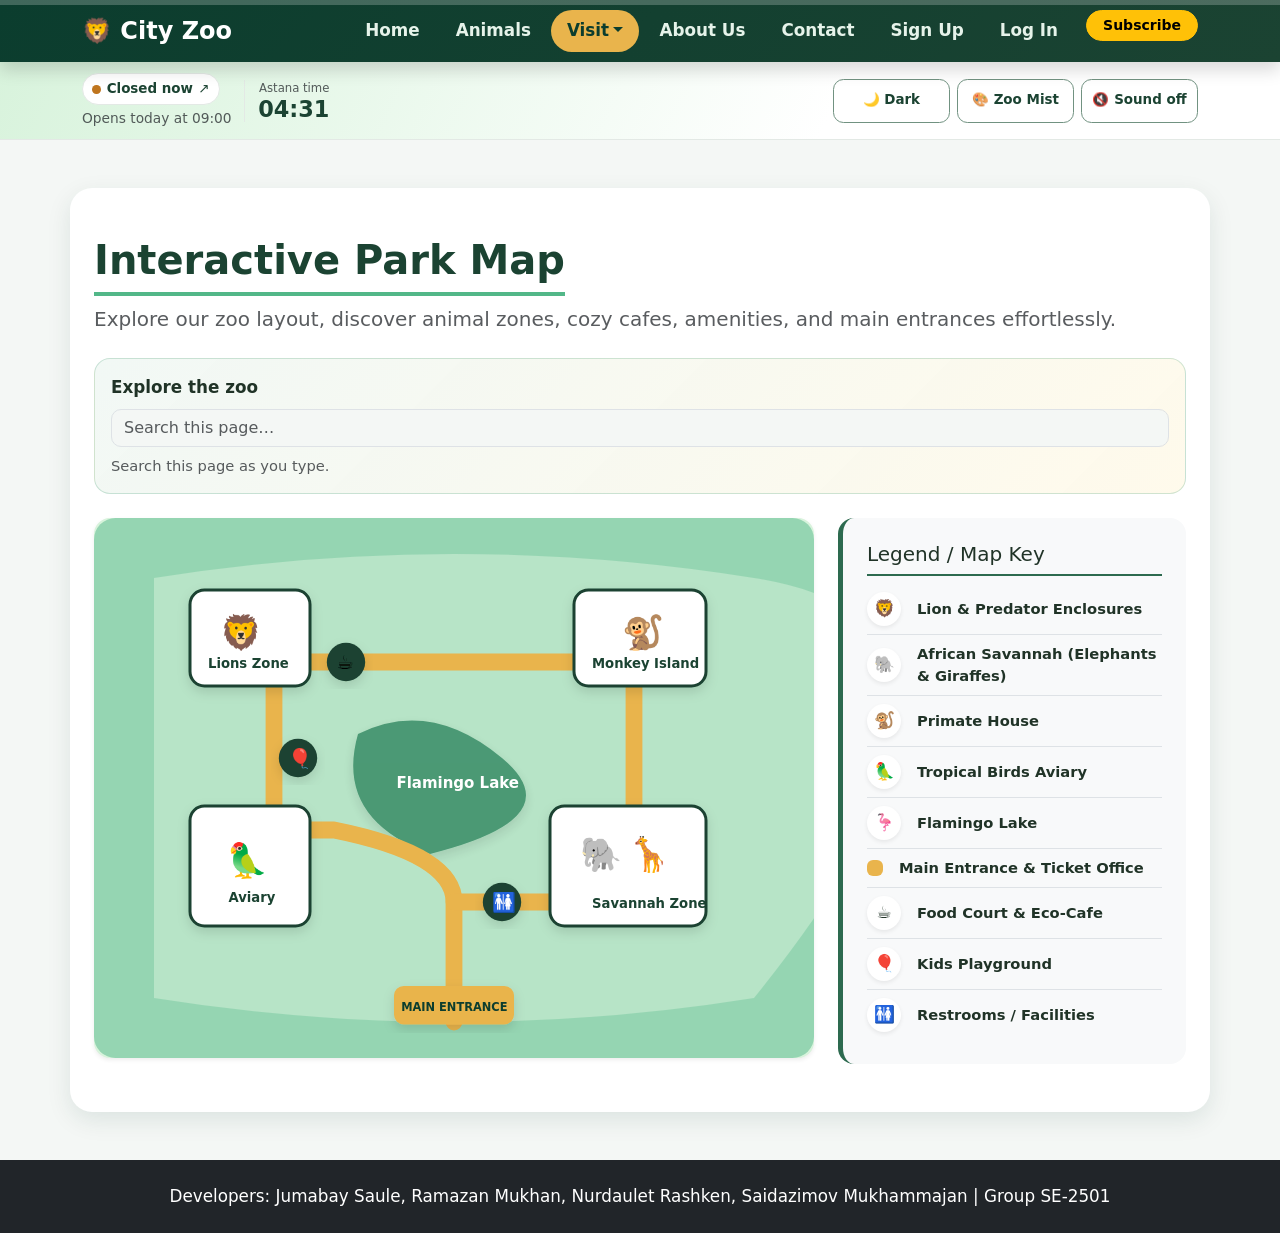
<file: map.html>
<!DOCTYPE html>
<html lang="en">
<head>
    <meta charset="UTF-8">
    <meta name="viewport" content="width=device-width, initial-scale=1.0">
    <title>City Zoo - Park Map</title>
    <link href="vendor/bootstrap.min.css" rel="stylesheet">
    <link rel="stylesheet" href="css/style.css?v=7">
    <script src="js/theme.js?v=6"></script>
    <script defer src="vendor/jquery.min.js"></script>
    <script defer src="js/jquery-assignment.js"></script>
</head>
<body>
    <a class="visually-hidden-focusable" href="#main">Skip to main content</a>

    <header class="sticky-top">
    <nav class="navbar navbar-expand-lg navbar-dark bg-dark navbar-zoo shadow" aria-label="Main navigation" aria-keyshortcuts="ArrowLeft ArrowRight">
        <div class="container">
            <a class="navbar-brand fw-bold fs-4" href="index.html">🦁 City Zoo</a>
            <button class="navbar-toggler" type="button" data-bs-toggle="collapse" data-bs-target="#mainNav" aria-controls="mainNav" aria-expanded="false" aria-label="Toggle navigation">
                <span class="navbar-toggler-icon"></span>
            </button>
            <div class="collapse navbar-collapse" id="mainNav">
                <ul class="navbar-nav ms-auto gap-lg-1 py-2 py-lg-0">
                    <li class="nav-item"><a class="nav-link fw-semibold rounded-pill px-3" href="index.html">Home</a></li>
                    <li class="nav-item"><a class="nav-link fw-semibold rounded-pill px-3" href="animals.html">Animals</a></li>
                    <li class="nav-item dropdown">
                        <button type="button" class="nav-link dropdown-toggle active fw-semibold rounded-pill px-3" data-bs-toggle="dropdown" aria-expanded="false">Visit</button>
                        <ul class="dropdown-menu dropdown-menu-end">
                            <li><a class="dropdown-item" href="tickets.html">Tickets</a></li>
                            <li><a class="dropdown-item" href="schedule.html">Schedule</a></li>
                            <li><a class="dropdown-item active" aria-current="page" href="map.html">Map</a></li>
                            <li><a class="dropdown-item" href="rules.html">Rules</a></li>
                        </ul>
                    </li>
                    <li class="nav-item"><a class="nav-link fw-semibold rounded-pill px-3" href="about.html">About Us</a></li>
                    <li class="nav-item"><a class="nav-link fw-semibold rounded-pill px-3" href="contact.html">Contact</a></li>
                    <li class="nav-item"><a class="nav-link fw-semibold rounded-pill px-3" href="register.html">Sign Up</a></li>
                    <li class="nav-item"><a class="nav-link fw-semibold rounded-pill px-3" href="login.html" data-account-link>Log In</a></li>
                    <li class="nav-item ms-lg-2"><button type="button" class="btn btn-warning btn-sm rounded-pill px-3 fw-semibold" data-popup-open="subscribePopup" data-sound="pop">Subscribe</button></li>
                </ul>
            </div>
        </div>
    </nav>
    </header>

    <section class="zoo-toolbar" aria-label="Zoo hours and display settings">
        <div class="container zoo-toolbar-layout">
            <div class="zoo-visit-clock">
                <div class="zoo-hours">
                    <a class="zoo-hours-link" href="schedule.html" aria-label="View the zoo schedule">
                        <span class="zoo-hours-badge" id="zoo-open-status">Daily hours</span><span aria-hidden="true">↗</span>
                    </a>
                    <span class="zoo-hours-detail" id="zoo-hours-detail">09:00–18:00 · last entry 17:00</span>
                </div>
                <div class="zoo-clock"><span>Astana time</span> <time id="current-datetime">—</time></div>
            </div>
            <div class="zoo-toolbar-actions" role="group" aria-label="Display and sound settings">
                <button type="button" class="bar-btn" id="themeToggle" role="switch" aria-checked="false" aria-label="Dark mode">🌙 Night mode</button>
                <button type="button" class="bar-btn" id="bgColorBtn" data-sound="click" aria-label="Change page background colour">🎨 <span class="bg-color-name">Zoo Mist</span></button>
                <button type="button" class="bar-btn" id="soundToggle" aria-pressed="false">🔇 Sound off</button>
            </div>
        </div>
    </section>

    <main id="main" class="container page-card my-4 mt-lg-5 px-3 px-sm-4 py-4 py-lg-5">
        <div class="mb-4">
            <h1 class="pb-2 mb-2">Interactive Park Map</h1>
            <p class="lead text-body-secondary mb-0">Explore our zoo layout, discover animal zones, cozy cafes, amenities, and main entrances effortlessly.</p>
        </div>

        <div class="row g-4">
            <div class="col-12 col-lg-8">
                <div class="map-graphic rounded-4 overflow-hidden shadow-sm">
                    <svg viewBox="0 0 600 450" width="100%" role="img" aria-label="Illustrated map of City Zoo showing animal zones, cafe, restrooms and the main entrance">
                    <defs>
                        <filter id="shadow" x="-20%" y="-20%" width="140%" height="140%">
                            <feDropShadow dx="0" dy="4" stdDeviation="5" flood-color="#000000" flood-opacity="0.12"/>
                        </filter>
                    </defs>

                    <rect width="600" height="450" fill="#95d5b2" rx="18"/>
                    <path d="M 50 50 Q 300 10 550 50 T 550 400 Q 300 440 50 400 Z" fill="#b7e4c7"/>

                    <path d="M 220 180 Q 280 150 340 200 T 280 280 Q 200 250 220 180 Z" fill="#40916c" filter="url(#shadow)" opacity="0.9"/>
                    <text x="252" y="225" font-size="12.5" fill="#ffffff" font-weight="bold" font-family="system-ui, sans-serif">Flamingo Lake</text>

                    <path d="M 300 420 L 300 320 Q 300 280 200 260 L 100 260" stroke="#e9b44c" stroke-width="14" stroke-linecap="round" stroke-linejoin="round" fill="none"/>
                    <path d="M 300 320 L 450 320 L 450 120 L 150 120 L 150 260" stroke="#e9b44c" stroke-width="14" stroke-linecap="round" stroke-linejoin="round" fill="none"/>

                    <rect x="80" y="60" width="100" height="80" fill="#ffffff" stroke="#1b4332" stroke-width="2.5" rx="12" filter="url(#shadow)"/>
                    <text x="105" y="105" font-size="28">🦁</text>
                    <text x="95" y="125" font-size="11" font-weight="bold" fill="#1b4332">Lions Zone</text>

                    <rect x="400" y="60" width="110" height="80" fill="#ffffff" stroke="#1b4332" stroke-width="2.5" rx="12" filter="url(#shadow)"/>
                    <text x="440" y="105" font-size="28">🐒</text>
                    <text x="415" y="125" font-size="11" font-weight="bold" fill="#1b4332">Monkey Island</text>

                    <rect x="380" y="240" width="130" height="100" fill="#ffffff" stroke="#1b4332" stroke-width="2.5" rx="12" filter="url(#shadow)"/>
                    <text x="405" y="290" font-size="28">🐘</text>
                    <text x="445" y="290" font-size="28">🦒</text>
                    <text x="415" y="325" font-size="11" font-weight="bold" fill="#1b4332">Savannah Zone</text>

                    <rect x="80" y="240" width="100" height="100" fill="#ffffff" stroke="#1b4332" stroke-width="2.5" rx="12" filter="url(#shadow)"/>
                    <text x="110" y="295" font-size="28">🦜</text>
                    <text x="112" y="320" font-size="11" font-weight="bold" fill="#1b4332">Aviary</text>

                    <g filter="url(#shadow)">
                        <rect x="250" y="390" width="100" height="32" fill="#e9b44c" rx="8"/>
                        <text x="256" y="411" font-size="9.5" fill="#0b3d2e" font-weight="bold" font-family="system-ui, sans-serif">MAIN ENTRANCE</text>
                    </g>

                    <g filter="url(#shadow)">
                        <circle cx="210" cy="120" r="16" fill="#1b4332"/>
                        <text x="202" y="126" font-size="16">☕</text>
                    </g>

                    <g filter="url(#shadow)">
                        <circle cx="340" cy="320" r="16" fill="#1b4332"/>
                        <text x="332" y="326" font-size="16">🚻</text>
                    </g>

                    <g filter="url(#shadow)">
                        <circle cx="170" cy="200" r="16" fill="#1b4332"/>
                        <text x="162" y="206" font-size="16">🎈</text>
                    </g>
                </svg>
                </div>
            </div>
            <aside class="col-12 col-lg-4" aria-label="Map legend">
                <div class="map-legend bg-light rounded-4 p-3 p-lg-4">
                    <h2 class="h5 border-bottom border-success border-2 pb-2 mb-2">Legend / Map Key</h2>
                    <ul class="list-group list-group-flush">
                    <li class="list-group-item bg-transparent d-flex align-items-center gap-3 px-0"><span class="legend-icon d-flex align-items-center justify-content-center bg-white rounded-circle shadow-sm" aria-hidden="true">🦁</span><strong class="small">Lion & Predator Enclosures</strong></li>
                    <li class="list-group-item bg-transparent d-flex align-items-center gap-3 px-0"><span class="legend-icon d-flex align-items-center justify-content-center bg-white rounded-circle shadow-sm" aria-hidden="true">🐘</span><strong class="small">African Savannah (Elephants & Giraffes)</strong></li>
                    <li class="list-group-item bg-transparent d-flex align-items-center gap-3 px-0"><span class="legend-icon d-flex align-items-center justify-content-center bg-white rounded-circle shadow-sm" aria-hidden="true">🐒</span><strong class="small">Primate House</strong></li>
                    <li class="list-group-item bg-transparent d-flex align-items-center gap-3 px-0"><span class="legend-icon d-flex align-items-center justify-content-center bg-white rounded-circle shadow-sm" aria-hidden="true">🦜</span><strong class="small">Tropical Birds Aviary</strong></li>
                    <li class="list-group-item bg-transparent d-flex align-items-center gap-3 px-0"><span class="legend-icon d-flex align-items-center justify-content-center bg-white rounded-circle shadow-sm" aria-hidden="true">🦩</span><strong class="small">Flamingo Lake</strong></li>
                    <li class="list-group-item bg-transparent d-flex align-items-center gap-3 px-0"><span class="legend-badge rounded-2" aria-hidden="true"></span><strong class="small">Main Entrance & Ticket Office</strong></li>
                    <li class="list-group-item bg-transparent d-flex align-items-center gap-3 px-0"><span class="legend-icon d-flex align-items-center justify-content-center bg-white rounded-circle shadow-sm" aria-hidden="true">☕</span><strong class="small">Food Court & Eco-Cafe</strong></li>
                    <li class="list-group-item bg-transparent d-flex align-items-center gap-3 px-0"><span class="legend-icon d-flex align-items-center justify-content-center bg-white rounded-circle shadow-sm" aria-hidden="true">🎈</span><strong class="small">Kids Playground</strong></li>
                    <li class="list-group-item bg-transparent d-flex align-items-center gap-3 px-0"><span class="legend-icon d-flex align-items-center justify-content-center bg-white rounded-circle shadow-sm" aria-hidden="true">🚻</span><strong class="small">Restrooms / Facilities</strong></li>
                    </ul>
                </div>
            </aside>
        </div>
    </main>

    <footer class="bg-dark text-white text-center mt-5 py-4 px-3">
        <p class="mb-0">Developers: Jumabay Saule, Ramazan Mukhan, Nurdaulet Rashken, Saidazimov Mukhammajan | Group SE-2501</p>
    </footer>


    <!-- Task 3: subscription popup (hidden by default, opened by js/popup.js) -->
    <div class="popup-overlay" id="subscribePopup" role="dialog" aria-modal="true" aria-labelledby="popupTitle" aria-hidden="true">
        <div class="popup-box p-4 p-sm-5">
            <button type="button" class="popup-close" data-popup-close data-sound="click" aria-label="Close subscription form">&times;</button>
            <h2 id="popupTitle" class="h3 mb-2">Subscribe to City Zoo News</h2>
            <p class="text-body-secondary mb-4">Save your newsletter signup in this browser.</p>
            <form id="subscribe-form" action="#" method="post" novalidate data-validate-form>
                <div class="mb-3">
                    <label for="sub-name" class="form-label fw-semibold">Your Name</label>
                    <input type="text" class="form-control" id="sub-name" name="name" placeholder="Enter your name" data-validate="name" autocomplete="name">
                    <div class="invalid-feedback" role="alert"></div>
                </div>
                <div class="mb-3">
                    <label for="sub-email" class="form-label fw-semibold">Email Address</label>
                    <input type="text" inputmode="email" class="form-control" id="sub-email" name="email" placeholder="example@mail.com" data-validate="email" autocomplete="email">
                    <div class="invalid-feedback" role="alert"></div>
                </div>
                <div class="alert alert-success form-success d-none" role="status" tabindex="-1">Your newsletter signup was saved in this browser.</div>
                <div class="d-flex flex-wrap gap-2">
                    <button type="submit" class="btn btn-success btn-lg">Subscribe</button>
                    <button type="button" class="btn btn-outline-secondary btn-lg" data-popup-close>Close</button>
                </div>
            </form>
        </div>
    </div>

    <!-- Task 4: background colour button -->

    <script src="vendor/bootstrap.bundle.min.js"></script>
    <script src="js/sounds.js"></script>
    <script src="js/validation.js"></script>
    <script src="js/account.js"></script>
    <script src="js/accordion.js"></script>
    <script src="js/popup.js"></script>
    <script src="js/background.js"></script>
    <script src="js/datetime.js?v=6"></script>
    <script src="js/keyboard.js"></script>
</body>
</html>
</file>
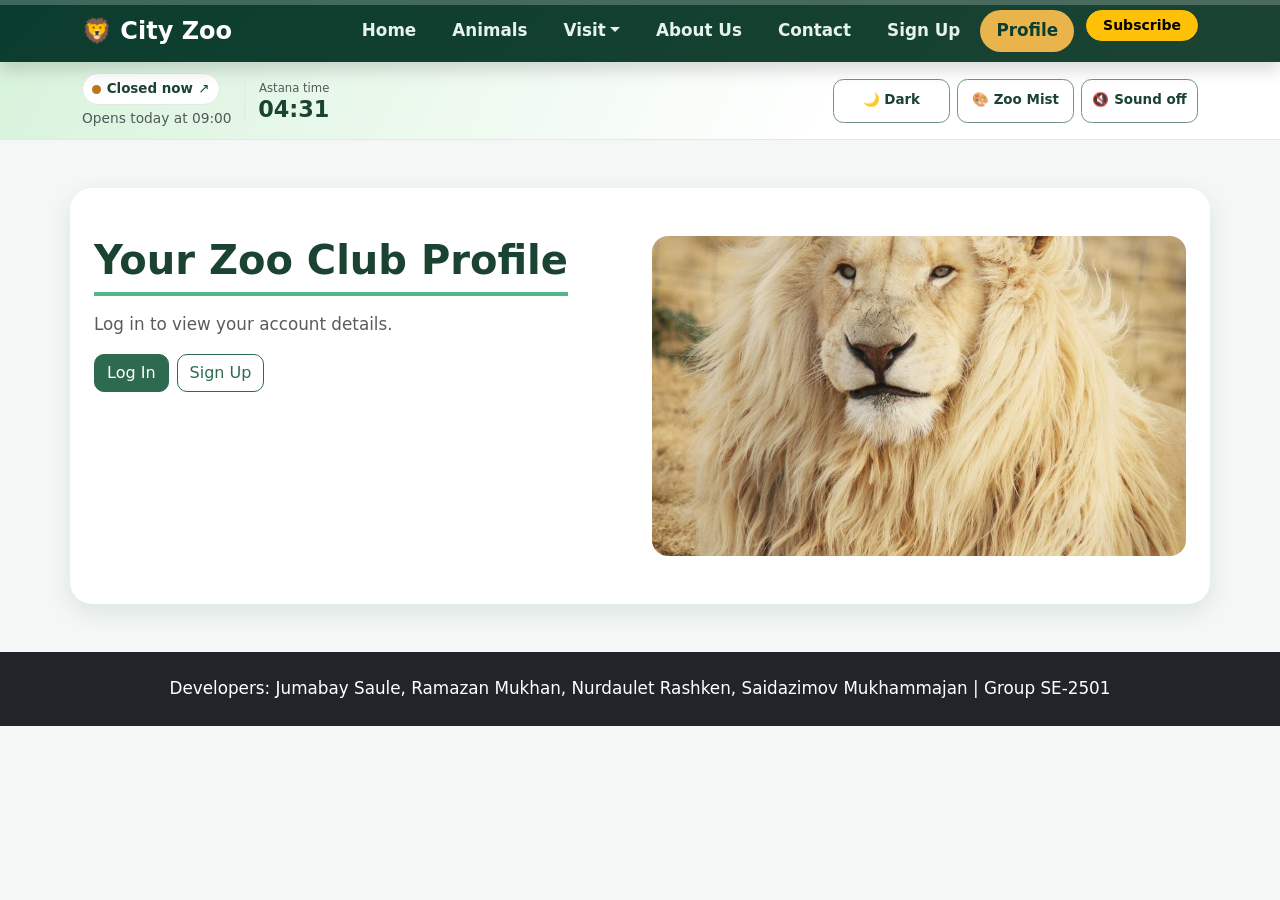
<file: profile.html>
<!DOCTYPE html>
<html lang="en">
<head>
    <meta charset="UTF-8">
    <meta name="viewport" content="width=device-width, initial-scale=1.0">
    <title>City Zoo - Profile</title>
    <link href="vendor/bootstrap.min.css" rel="stylesheet">
    <link rel="stylesheet" href="css/style.css?v=7">
    <script src="js/theme.js?v=6"></script>
    <script defer src="vendor/jquery.min.js"></script>
    <script defer src="js/jquery-assignment.js"></script>
</head>
<body>
    <a class="visually-hidden-focusable" href="#main">Skip to main content</a>

    <header class="sticky-top">
    <nav class="navbar navbar-expand-lg navbar-dark bg-dark navbar-zoo shadow" aria-label="Main navigation" aria-keyshortcuts="ArrowLeft ArrowRight">
        <div class="container">
            <a class="navbar-brand fw-bold fs-4" href="index.html">🦁 City Zoo</a>
            <button class="navbar-toggler" type="button" data-bs-toggle="collapse" data-bs-target="#mainNav" aria-controls="mainNav" aria-expanded="false" aria-label="Toggle navigation">
                <span class="navbar-toggler-icon"></span>
            </button>
            <div class="collapse navbar-collapse" id="mainNav">
                <ul class="navbar-nav ms-auto gap-lg-1 py-2 py-lg-0">
                    <li class="nav-item"><a class="nav-link fw-semibold rounded-pill px-3" href="index.html">Home</a></li>
                    <li class="nav-item"><a class="nav-link fw-semibold rounded-pill px-3" href="animals.html">Animals</a></li>
                    <li class="nav-item dropdown">
                        <button type="button" class="nav-link dropdown-toggle fw-semibold rounded-pill px-3" data-bs-toggle="dropdown" aria-expanded="false">Visit</button>
                        <ul class="dropdown-menu dropdown-menu-end">
                            <li><a class="dropdown-item" href="tickets.html">Tickets</a></li>
                            <li><a class="dropdown-item" href="schedule.html">Schedule</a></li>
                            <li><a class="dropdown-item" href="map.html">Map</a></li>
                            <li><a class="dropdown-item" href="rules.html">Rules</a></li>
                        </ul>
                    </li>
                    <li class="nav-item"><a class="nav-link fw-semibold rounded-pill px-3" href="about.html">About Us</a></li>
                    <li class="nav-item"><a class="nav-link fw-semibold rounded-pill px-3" href="contact.html">Contact</a></li>
                    <li class="nav-item"><a class="nav-link fw-semibold rounded-pill px-3" href="register.html">Sign Up</a></li>
                    <li class="nav-item"><a class="nav-link fw-semibold rounded-pill px-3" href="login.html" data-account-link>Log In</a></li>
                    <li class="nav-item ms-lg-2"><button type="button" class="btn btn-warning btn-sm rounded-pill px-3 fw-semibold" data-popup-open="subscribePopup" data-sound="pop">Subscribe</button></li>
                </ul>
            </div>
        </div>
    </nav>
    </header>

    <section class="zoo-toolbar" aria-label="Zoo hours and display settings">
        <div class="container zoo-toolbar-layout">
            <div class="zoo-visit-clock">
                <div class="zoo-hours">
                    <a class="zoo-hours-link" href="schedule.html" aria-label="View the zoo schedule">
                        <span class="zoo-hours-badge" id="zoo-open-status">Daily hours</span><span aria-hidden="true">↗</span>
                    </a>
                    <span class="zoo-hours-detail" id="zoo-hours-detail">09:00–18:00 · last entry 17:00</span>
                </div>
                <div class="zoo-clock"><span>Astana time</span> <time id="current-datetime">—</time></div>
            </div>
            <div class="zoo-toolbar-actions" role="group" aria-label="Display and sound settings">
                <button type="button" class="bar-btn" id="themeToggle" role="switch" aria-checked="false" aria-label="Dark mode">🌙 Night mode</button>
                <button type="button" class="bar-btn" id="bgColorBtn" data-sound="click" aria-label="Change page background colour">🎨 <span class="bg-color-name">Zoo Mist</span></button>
                <button type="button" class="bar-btn" id="soundToggle" aria-pressed="false">🔇 Sound off</button>
            </div>
        </div>
    </section>

    <main id="main" data-account-page class="container page-card my-4 mt-lg-5 px-3 px-sm-4 py-4 py-lg-5">
        <div class="row g-4 align-items-start">
            <div class="col-12 col-md-7 col-lg-6">
                <h1 class="pb-2 mb-2">Your Zoo Club Profile</h1>
                <section id="profile-details" class="d-none" aria-label="Account details">
                    <p class="lead mb-4">Welcome, <span id="profile-greeting"></span>!</p>
                    <dl class="bg-light rounded-4 p-3 profile-info">
                        <dt>Full Name</dt>
                        <dd id="profile-name"></dd>
                        <dt>Email Address</dt>
                        <dd id="profile-email"></dd>
                        <dt>Phone Number</dt>
                        <dd id="profile-phone" class="mb-0"></dd>
                    </dl>
                    <div class="profile-preferences mb-4">
                        <label for="profile-theme" class="form-label fw-semibold">Preferred appearance</label>
                        <select class="form-select" id="profile-theme">
                            <option value="day">Light mode</option>
                            <option value="night">Dark mode</option>
                        </select>
                        <p class="form-text mb-0">Your preference is saved for this profile in this browser.</p>
                        <p class="small mb-0 mt-1" id="profile-theme-status" role="status"></p>
                    </div>
                    <div class="d-flex flex-wrap gap-2">
                        <a href="tickets.html" class="btn btn-success">Plan a Visit</a>
                        <button type="button" class="btn btn-outline-secondary" id="logout-button">Log Out</button>
                    </div>
                </section>
                <div id="profile-guest">
                    <p class="text-body-secondary mt-2">Log in to view your account details.</p>
                    <div class="d-flex flex-wrap gap-2">
                        <a class="btn btn-success" href="login.html">Log In</a>
                        <a class="btn btn-outline-success" href="register.html">Sign Up</a>
                    </div>
                </div>
                <p class="alert alert-danger d-none mt-3" data-account-error role="alert" tabindex="-1"></p>
            </div>
            <div class="col-12 col-md-5 col-lg-6">
                <img loading="lazy" decoding="async" src="images/lion.jpg" class="img-fluid rounded-4 w-100 side-img" alt="African lion at rest">
            </div>
        </div>
    </main>

    <footer class="bg-dark text-white text-center mt-5 py-4 px-3">
        <p class="mb-0">Developers: Jumabay Saule, Ramazan Mukhan, Nurdaulet Rashken, Saidazimov Mukhammajan | Group SE-2501</p>
    </footer>


    <!-- Task 3: subscription popup (hidden by default, opened by js/popup.js) -->
    <div class="popup-overlay" id="subscribePopup" role="dialog" aria-modal="true" aria-labelledby="popupTitle" aria-hidden="true">
        <div class="popup-box p-4 p-sm-5">
            <button type="button" class="popup-close" data-popup-close data-sound="click" aria-label="Close subscription form">&times;</button>
            <h2 id="popupTitle" class="h3 mb-2">Subscribe to City Zoo News</h2>
            <p class="text-body-secondary mb-4">Save your newsletter signup in this browser.</p>
            <form id="subscribe-form" action="#" method="post" novalidate data-validate-form>
                <div class="mb-3">
                    <label for="sub-name" class="form-label fw-semibold">Your Name</label>
                    <input type="text" class="form-control" id="sub-name" name="name" placeholder="Enter your name" data-validate="name" autocomplete="name">
                    <div class="invalid-feedback" role="alert"></div>
                </div>
                <div class="mb-3">
                    <label for="sub-email" class="form-label fw-semibold">Email Address</label>
                    <input type="text" inputmode="email" class="form-control" id="sub-email" name="email" placeholder="example@mail.com" data-validate="email" autocomplete="email">
                    <div class="invalid-feedback" role="alert"></div>
                </div>
                <div class="alert alert-success form-success d-none" role="status" tabindex="-1">Your newsletter signup was saved in this browser.</div>
                <div class="d-flex flex-wrap gap-2">
                    <button type="submit" class="btn btn-success btn-lg">Subscribe</button>
                    <button type="button" class="btn btn-outline-secondary btn-lg" data-popup-close>Close</button>
                </div>
            </form>
        </div>
    </div>

    <!-- Task 4: background colour button -->

    <script src="vendor/bootstrap.bundle.min.js"></script>
    <script src="js/sounds.js"></script>
    <script src="js/validation.js"></script>
    <script src="js/account.js"></script>
    <script src="js/accordion.js"></script>
    <script src="js/popup.js"></script>
    <script src="js/background.js"></script>
    <script src="js/datetime.js?v=6"></script>
    <script src="js/keyboard.js"></script>
</body>
</html>
</file>
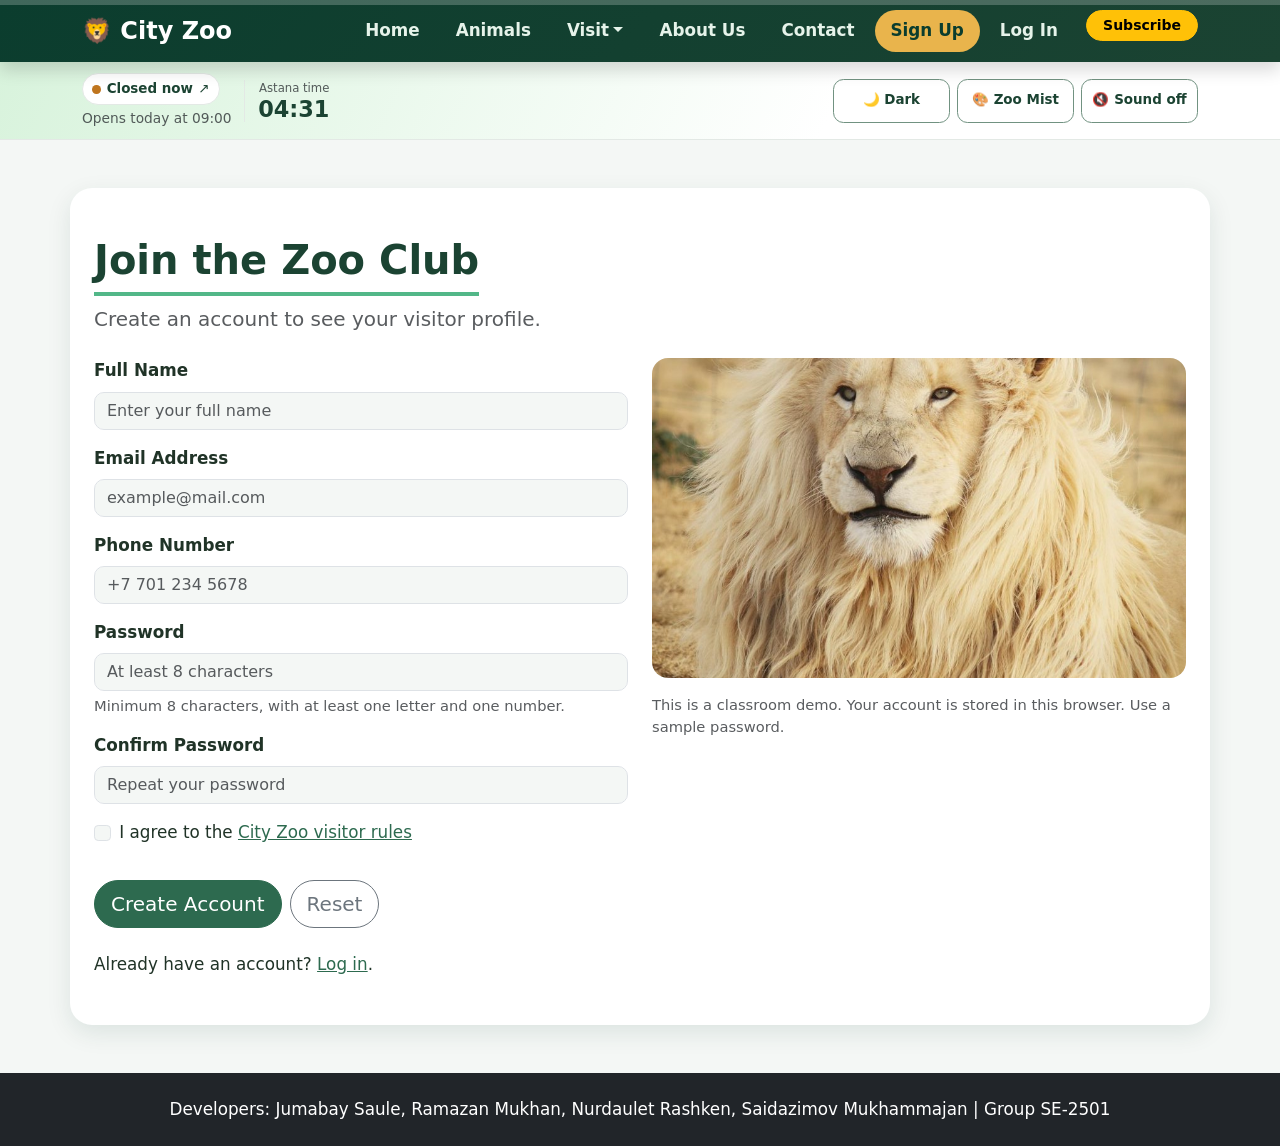
<file: register.html>
<!DOCTYPE html>
<html lang="en">
<head>
    <meta charset="UTF-8">
    <meta name="viewport" content="width=device-width, initial-scale=1.0">
    <title>City Zoo - Sign Up</title>
    <link href="vendor/bootstrap.min.css" rel="stylesheet">
    <link rel="stylesheet" href="css/style.css?v=7">
    <script src="js/theme.js?v=6"></script>
    <script defer src="vendor/jquery.min.js"></script>
    <script defer src="js/jquery-assignment.js"></script>
</head>
<body>
    <a class="visually-hidden-focusable" href="#main">Skip to main content</a>

    <header class="sticky-top">
    <nav class="navbar navbar-expand-lg navbar-dark bg-dark navbar-zoo shadow" aria-label="Main navigation" aria-keyshortcuts="ArrowLeft ArrowRight">
        <div class="container">
            <a class="navbar-brand fw-bold fs-4" href="index.html">🦁 City Zoo</a>
            <button class="navbar-toggler" type="button" data-bs-toggle="collapse" data-bs-target="#mainNav" aria-controls="mainNav" aria-expanded="false" aria-label="Toggle navigation">
                <span class="navbar-toggler-icon"></span>
            </button>
            <div class="collapse navbar-collapse" id="mainNav">
                <ul class="navbar-nav ms-auto gap-lg-1 py-2 py-lg-0">
                    <li class="nav-item"><a class="nav-link fw-semibold rounded-pill px-3" href="index.html">Home</a></li>
                    <li class="nav-item"><a class="nav-link fw-semibold rounded-pill px-3" href="animals.html">Animals</a></li>
                    <li class="nav-item dropdown">
                        <button type="button" class="nav-link dropdown-toggle fw-semibold rounded-pill px-3" data-bs-toggle="dropdown" aria-expanded="false">Visit</button>
                        <ul class="dropdown-menu dropdown-menu-end">
                            <li><a class="dropdown-item" href="tickets.html">Tickets</a></li>
                            <li><a class="dropdown-item" href="schedule.html">Schedule</a></li>
                            <li><a class="dropdown-item" href="map.html">Map</a></li>
                            <li><a class="dropdown-item" href="rules.html">Rules</a></li>
                        </ul>
                    </li>
                    <li class="nav-item"><a class="nav-link fw-semibold rounded-pill px-3" href="about.html">About Us</a></li>
                    <li class="nav-item"><a class="nav-link fw-semibold rounded-pill px-3" href="contact.html">Contact</a></li>
                    <li class="nav-item"><a class="nav-link active fw-semibold rounded-pill px-3" aria-current="page" href="register.html">Sign Up</a></li>
                    <li class="nav-item"><a class="nav-link fw-semibold rounded-pill px-3" href="login.html" data-account-link>Log In</a></li>
                    <li class="nav-item ms-lg-2"><button type="button" class="btn btn-warning btn-sm rounded-pill px-3 fw-semibold" data-popup-open="subscribePopup" data-sound="pop">Subscribe</button></li>
                </ul>
            </div>
        </div>
    </nav>
    </header>

    <section class="zoo-toolbar" aria-label="Zoo hours and display settings">
        <div class="container zoo-toolbar-layout">
            <div class="zoo-visit-clock">
                <div class="zoo-hours">
                    <a class="zoo-hours-link" href="schedule.html" aria-label="View the zoo schedule">
                        <span class="zoo-hours-badge" id="zoo-open-status">Daily hours</span><span aria-hidden="true">↗</span>
                    </a>
                    <span class="zoo-hours-detail" id="zoo-hours-detail">09:00–18:00 · last entry 17:00</span>
                </div>
                <div class="zoo-clock"><span>Astana time</span> <time id="current-datetime">—</time></div>
            </div>
            <div class="zoo-toolbar-actions" role="group" aria-label="Display and sound settings">
                <button type="button" class="bar-btn" id="themeToggle" role="switch" aria-checked="false" aria-label="Dark mode">🌙 Night mode</button>
                <button type="button" class="bar-btn" id="bgColorBtn" data-sound="click" aria-label="Change page background colour">🎨 <span class="bg-color-name">Zoo Mist</span></button>
                <button type="button" class="bar-btn" id="soundToggle" aria-pressed="false">🔇 Sound off</button>
            </div>
        </div>
    </section>

    <main id="main" class="container page-card my-4 mt-lg-5 px-3 px-sm-4 py-4 py-lg-5">
        <div class="mb-4">
            <h1 class="pb-2 mb-2">Join the Zoo Club</h1>
            <p class="lead text-body-secondary mb-0">Create an account to see your visitor profile.</p>
        </div>

        <div class="row g-4">
            <div class="col-12 col-md-8 col-lg-6">
                <form id="register-form" data-account-form="signup" action="#" method="post" novalidate data-validate-form>
                    <div class="row g-3">
                        <div class="col-12">
                            <label for="reg-name" class="form-label fw-semibold">Full Name</label>
                            <input type="text" class="form-control" id="reg-name" name="name" placeholder="Enter your full name" autocomplete="name" data-validate="name">
                            <div class="invalid-feedback" role="alert"></div>
                        </div>
                        <div class="col-12">
                            <label for="reg-email" class="form-label fw-semibold">Email Address</label>
                            <input type="text" inputmode="email" class="form-control" id="reg-email" name="email" placeholder="example@mail.com" autocomplete="email" data-validate="email">
                            <div class="invalid-feedback" role="alert"></div>
                        </div>
                        <div class="col-12">
                            <label for="reg-phone" class="form-label fw-semibold">Phone Number</label>
                            <input type="tel" class="form-control" id="reg-phone" name="phone" data-validate="phone" autocomplete="tel" placeholder="+7 701 234 5678">
                            <div class="invalid-feedback" role="alert"></div>
                        </div>
                        <div class="col-12">
                            <label for="reg-password" class="form-label fw-semibold">Password</label>
                            <input type="password" class="form-control" id="reg-password" name="password" placeholder="At least 8 characters" autocomplete="new-password" aria-describedby="pass-help" data-validate="password">
                            <div class="invalid-feedback" role="alert"></div>
                            <div id="pass-help" class="form-text">Minimum 8 characters, with at least one letter and one number.</div>
                        </div>
                        <div class="col-12">
                            <label for="reg-confirm" class="form-label fw-semibold">Confirm Password</label>
                            <input type="password" class="form-control" id="reg-confirm" name="confirm" placeholder="Repeat your password" autocomplete="new-password" data-validate="confirm">
                            <div class="invalid-feedback" role="alert"></div>
                        </div>
                        <div class="col-12">
                            <div class="form-check">
                                <input class="form-check-input" type="checkbox" id="reg-terms" name="terms" data-validate="terms">
                                <label class="form-check-label" for="reg-terms">I agree to the <a href="rules.html" target="_blank" rel="noopener">City Zoo visitor rules</a></label>
                                <div class="invalid-feedback" role="alert"></div>
                            </div>
                        </div>
                        <div class="col-12">
                            <div class="alert alert-danger d-none" data-account-error role="alert" tabindex="-1"></div>
                        </div>
                        <div class="col-12 d-flex flex-wrap gap-2">
                            <button type="submit" class="btn btn-success btn-lg">Create Account</button>
                            <button type="reset" class="btn btn-outline-secondary btn-lg">Reset</button>
                        </div>
                    </div>
                </form>
                <p class="mt-4 mb-0">Already have an account? <a href="login.html">Log in</a>.</p>
            </div>
            <aside class="col-12 col-md-4 col-lg-6">
                <img loading="lazy" decoding="async" src="images/lion.jpg" class="img-fluid rounded-4 w-100 side-img" alt="African lion at rest">
                <p class="form-text mt-3">This is a classroom demo. Your account is stored in this browser. Use a sample password.</p>
            </aside>
        </div>
    </main>

    <footer class="bg-dark text-white text-center mt-5 py-4 px-3">
        <p class="mb-0">Developers: Jumabay Saule, Ramazan Mukhan, Nurdaulet Rashken, Saidazimov Mukhammajan | Group SE-2501</p>
    </footer>


    <!-- Task 3: subscription popup (hidden by default, opened by js/popup.js) -->
    <div class="popup-overlay" id="subscribePopup" role="dialog" aria-modal="true" aria-labelledby="popupTitle" aria-hidden="true">
        <div class="popup-box p-4 p-sm-5">
            <button type="button" class="popup-close" data-popup-close data-sound="click" aria-label="Close subscription form">&times;</button>
            <h2 id="popupTitle" class="h3 mb-2">Subscribe to City Zoo News</h2>
            <p class="text-body-secondary mb-4">Save your newsletter signup in this browser.</p>
            <form id="subscribe-form" action="#" method="post" novalidate data-validate-form>
                <div class="mb-3">
                    <label for="sub-name" class="form-label fw-semibold">Your Name</label>
                    <input type="text" class="form-control" id="sub-name" name="name" placeholder="Enter your name" data-validate="name" autocomplete="name">
                    <div class="invalid-feedback" role="alert"></div>
                </div>
                <div class="mb-3">
                    <label for="sub-email" class="form-label fw-semibold">Email Address</label>
                    <input type="text" inputmode="email" class="form-control" id="sub-email" name="email" placeholder="example@mail.com" data-validate="email" autocomplete="email">
                    <div class="invalid-feedback" role="alert"></div>
                </div>
                <div class="alert alert-success form-success d-none" role="status" tabindex="-1">Your newsletter signup was saved in this browser.</div>
                <div class="d-flex flex-wrap gap-2">
                    <button type="submit" class="btn btn-success btn-lg">Subscribe</button>
                    <button type="button" class="btn btn-outline-secondary btn-lg" data-popup-close>Close</button>
                </div>
            </form>
        </div>
    </div>

    <!-- Task 4: background colour button -->

    <script src="vendor/bootstrap.bundle.min.js"></script>
    <script src="js/sounds.js"></script>
    <script src="js/validation.js"></script>
    <script src="js/account.js"></script>
    <script src="js/accordion.js"></script>
    <script src="js/popup.js"></script>
    <script src="js/background.js"></script>
    <script src="js/datetime.js?v=6"></script>
    <script src="js/keyboard.js"></script>
</body>
</html>
</file>
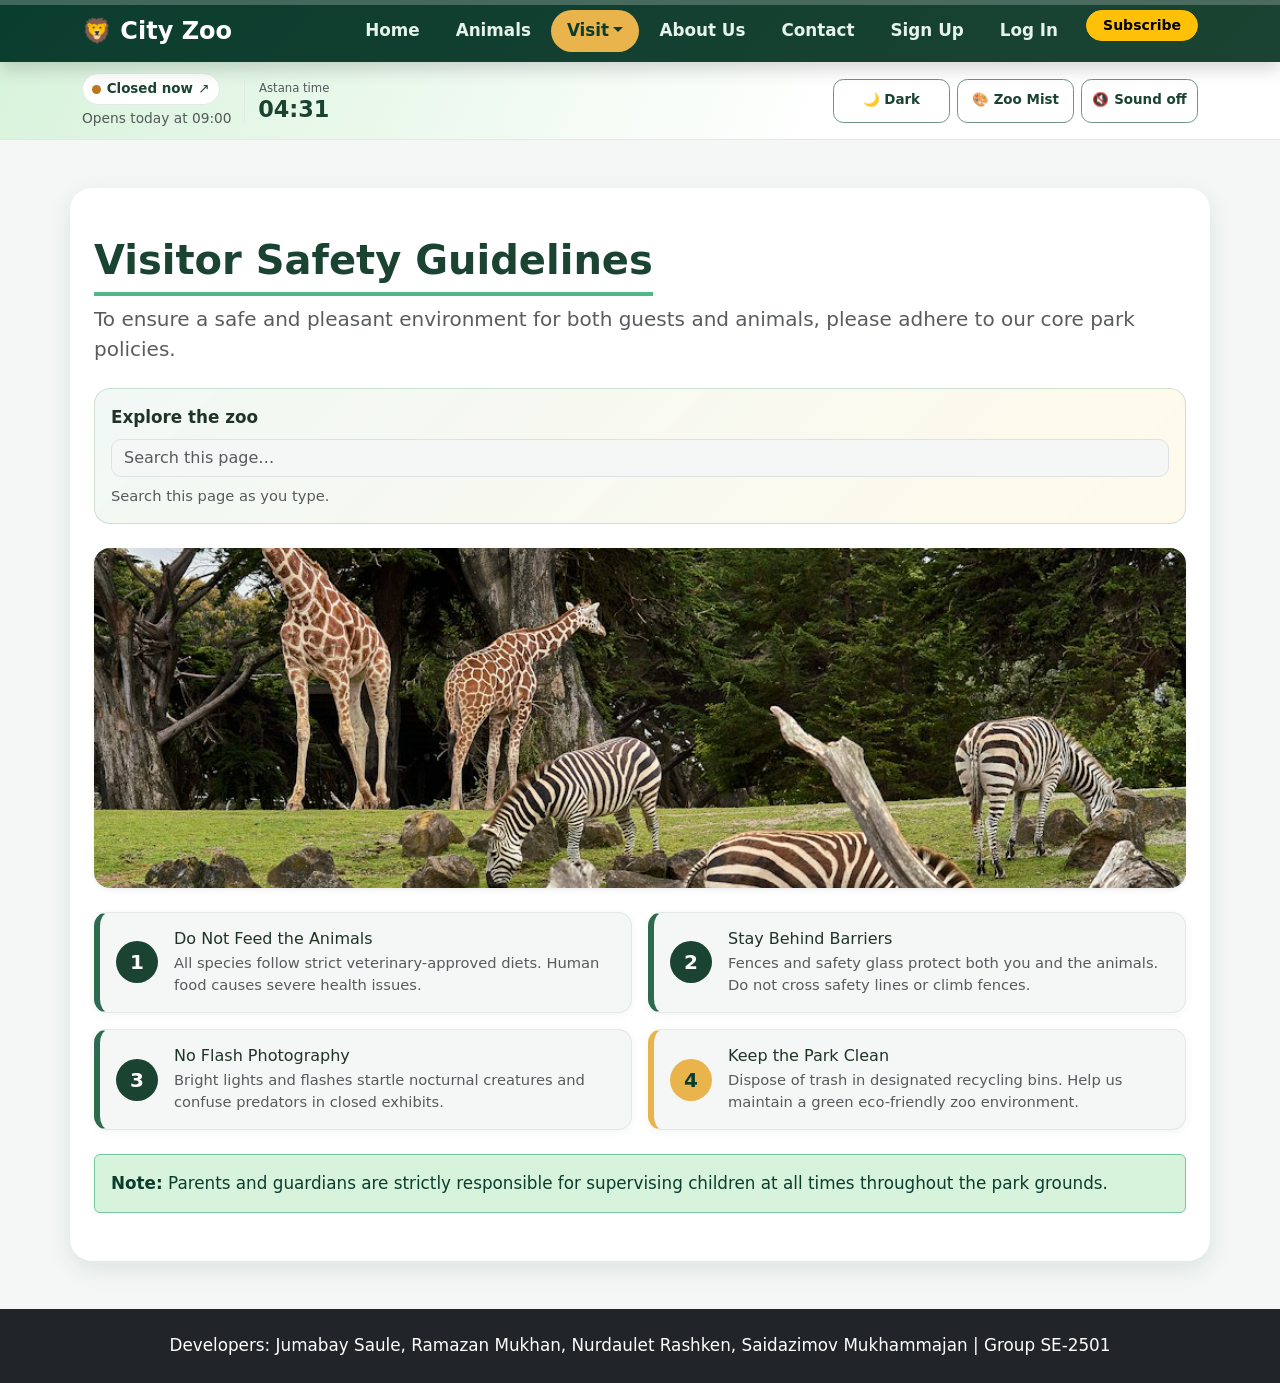
<file: rules.html>
<!DOCTYPE html>
<html lang="en">
<head>
    <meta charset="UTF-8">
    <meta name="viewport" content="width=device-width, initial-scale=1.0">
    <title>City Zoo - Visitor Rules</title>
    <link href="vendor/bootstrap.min.css" rel="stylesheet">
    <link rel="stylesheet" href="css/style.css?v=7">
    <script src="js/theme.js?v=6"></script>
    <script defer src="vendor/jquery.min.js"></script>
    <script defer src="js/jquery-assignment.js"></script>
</head>
<body>
    <a class="visually-hidden-focusable" href="#main">Skip to main content</a>

    <header class="sticky-top">
    <nav class="navbar navbar-expand-lg navbar-dark bg-dark navbar-zoo shadow" aria-label="Main navigation" aria-keyshortcuts="ArrowLeft ArrowRight">
        <div class="container">
            <a class="navbar-brand fw-bold fs-4" href="index.html">🦁 City Zoo</a>
            <button class="navbar-toggler" type="button" data-bs-toggle="collapse" data-bs-target="#mainNav" aria-controls="mainNav" aria-expanded="false" aria-label="Toggle navigation">
                <span class="navbar-toggler-icon"></span>
            </button>
            <div class="collapse navbar-collapse" id="mainNav">
                <ul class="navbar-nav ms-auto gap-lg-1 py-2 py-lg-0">
                    <li class="nav-item"><a class="nav-link fw-semibold rounded-pill px-3" href="index.html">Home</a></li>
                    <li class="nav-item"><a class="nav-link fw-semibold rounded-pill px-3" href="animals.html">Animals</a></li>
                    <li class="nav-item dropdown">
                        <button type="button" class="nav-link dropdown-toggle active fw-semibold rounded-pill px-3" data-bs-toggle="dropdown" aria-expanded="false">Visit</button>
                        <ul class="dropdown-menu dropdown-menu-end">
                            <li><a class="dropdown-item" href="tickets.html">Tickets</a></li>
                            <li><a class="dropdown-item" href="schedule.html">Schedule</a></li>
                            <li><a class="dropdown-item" href="map.html">Map</a></li>
                            <li><a class="dropdown-item active" aria-current="page" href="rules.html">Rules</a></li>
                        </ul>
                    </li>
                    <li class="nav-item"><a class="nav-link fw-semibold rounded-pill px-3" href="about.html">About Us</a></li>
                    <li class="nav-item"><a class="nav-link fw-semibold rounded-pill px-3" href="contact.html">Contact</a></li>
                    <li class="nav-item"><a class="nav-link fw-semibold rounded-pill px-3" href="register.html">Sign Up</a></li>
                    <li class="nav-item"><a class="nav-link fw-semibold rounded-pill px-3" href="login.html" data-account-link>Log In</a></li>
                    <li class="nav-item ms-lg-2"><button type="button" class="btn btn-warning btn-sm rounded-pill px-3 fw-semibold" data-popup-open="subscribePopup" data-sound="pop">Subscribe</button></li>
                </ul>
            </div>
        </div>
    </nav>
    </header>

    <section class="zoo-toolbar" aria-label="Zoo hours and display settings">
        <div class="container zoo-toolbar-layout">
            <div class="zoo-visit-clock">
                <div class="zoo-hours">
                    <a class="zoo-hours-link" href="schedule.html" aria-label="View the zoo schedule">
                        <span class="zoo-hours-badge" id="zoo-open-status">Daily hours</span><span aria-hidden="true">↗</span>
                    </a>
                    <span class="zoo-hours-detail" id="zoo-hours-detail">09:00–18:00 · last entry 17:00</span>
                </div>
                <div class="zoo-clock"><span>Astana time</span> <time id="current-datetime">—</time></div>
            </div>
            <div class="zoo-toolbar-actions" role="group" aria-label="Display and sound settings">
                <button type="button" class="bar-btn" id="themeToggle" role="switch" aria-checked="false" aria-label="Dark mode">🌙 Night mode</button>
                <button type="button" class="bar-btn" id="bgColorBtn" data-sound="click" aria-label="Change page background colour">🎨 <span class="bg-color-name">Zoo Mist</span></button>
                <button type="button" class="bar-btn" id="soundToggle" aria-pressed="false">🔇 Sound off</button>
            </div>
        </div>
    </section>

    <main id="main" class="container page-card my-4 mt-lg-5 px-3 px-sm-4 py-4 py-lg-5">
        <div class="mb-4">
            <h1 class="pb-2 mb-2">Visitor Safety Guidelines</h1>
            <p class="lead text-body-secondary mb-0">To ensure a safe and pleasant environment for both guests and animals, please adhere to our core park policies.</p>
        </div>

        <img loading="lazy" decoding="async" src="images/zoo-grounds.jpg" alt="Visitors watching animals safely from behind a barrier" class="img-fluid rounded-4 shadow-sm w-100 rules-img mb-4">

        <section class="row g-3" aria-label="Park rules">
            <div class="col-12 col-md-6">
                <div class="rule-card card card-zoo h-100 flex-row align-items-center gap-3 p-3">
                    <div class="rule-badge d-flex align-items-center justify-content-center rounded-circle fw-bold fs-5" aria-hidden="true">1</div>
                    <div>
                        <h3 class="h6 mb-1">Do Not Feed the Animals</h3>
                        <p class="small text-body-secondary mb-0">All species follow strict veterinary-approved diets. Human food causes severe health issues.</p>
                    </div>
                </div>
            </div>
            <div class="col-12 col-md-6">
                <div class="rule-card card card-zoo h-100 flex-row align-items-center gap-3 p-3">
                    <div class="rule-badge d-flex align-items-center justify-content-center rounded-circle fw-bold fs-5" aria-hidden="true">2</div>
                    <div>
                        <h3 class="h6 mb-1">Stay Behind Barriers</h3>
                        <p class="small text-body-secondary mb-0">Fences and safety glass protect both you and the animals. Do not cross safety lines or climb fences.</p>
                    </div>
                </div>
            </div>
            <div class="col-12 col-md-6">
                <div class="rule-card card card-zoo h-100 flex-row align-items-center gap-3 p-3">
                    <div class="rule-badge d-flex align-items-center justify-content-center rounded-circle fw-bold fs-5" aria-hidden="true">3</div>
                    <div>
                        <h3 class="h6 mb-1">No Flash Photography</h3>
                        <p class="small text-body-secondary mb-0">Bright lights and flashes startle nocturnal creatures and confuse predators in closed exhibits.</p>
                    </div>
                </div>
            </div>
            <div class="col-12 col-md-6">
                <div class="rule-card emphasis card card-zoo h-100 flex-row align-items-center gap-3 p-3">
                    <div class="rule-badge d-flex align-items-center justify-content-center rounded-circle fw-bold fs-5" aria-hidden="true">4</div>
                    <div>
                        <h3 class="h6 mb-1">Keep the Park Clean</h3>
                        <p class="small text-body-secondary mb-0">Dispose of trash in designated recycling bins. Help us maintain a green eco-friendly zoo environment.</p>
                    </div>
                </div>
            </div>
        </section>

        <div class="alert alert-success mt-4 mb-0" role="note">
            <strong>Note:</strong> Parents and guardians are strictly responsible for supervising children at all times throughout the park grounds.
        </div>
    </main>

    <footer class="bg-dark text-white text-center mt-5 py-4 px-3">
        <p class="mb-0">Developers: Jumabay Saule, Ramazan Mukhan, Nurdaulet Rashken, Saidazimov Mukhammajan | Group SE-2501</p>
    </footer>


    <!-- Task 3: subscription popup (hidden by default, opened by js/popup.js) -->
    <div class="popup-overlay" id="subscribePopup" role="dialog" aria-modal="true" aria-labelledby="popupTitle" aria-hidden="true">
        <div class="popup-box p-4 p-sm-5">
            <button type="button" class="popup-close" data-popup-close data-sound="click" aria-label="Close subscription form">&times;</button>
            <h2 id="popupTitle" class="h3 mb-2">Subscribe to City Zoo News</h2>
            <p class="text-body-secondary mb-4">Save your newsletter signup in this browser.</p>
            <form id="subscribe-form" action="#" method="post" novalidate data-validate-form>
                <div class="mb-3">
                    <label for="sub-name" class="form-label fw-semibold">Your Name</label>
                    <input type="text" class="form-control" id="sub-name" name="name" placeholder="Enter your name" data-validate="name" autocomplete="name">
                    <div class="invalid-feedback" role="alert"></div>
                </div>
                <div class="mb-3">
                    <label for="sub-email" class="form-label fw-semibold">Email Address</label>
                    <input type="text" inputmode="email" class="form-control" id="sub-email" name="email" placeholder="example@mail.com" data-validate="email" autocomplete="email">
                    <div class="invalid-feedback" role="alert"></div>
                </div>
                <div class="alert alert-success form-success d-none" role="status" tabindex="-1">Your newsletter signup was saved in this browser.</div>
                <div class="d-flex flex-wrap gap-2">
                    <button type="submit" class="btn btn-success btn-lg">Subscribe</button>
                    <button type="button" class="btn btn-outline-secondary btn-lg" data-popup-close>Close</button>
                </div>
            </form>
        </div>
    </div>

    <!-- Task 4: background colour button -->

    <script src="vendor/bootstrap.bundle.min.js"></script>
    <script src="js/sounds.js"></script>
    <script src="js/validation.js"></script>
    <script src="js/account.js"></script>
    <script src="js/accordion.js"></script>
    <script src="js/popup.js"></script>
    <script src="js/background.js"></script>
    <script src="js/datetime.js?v=6"></script>
    <script src="js/keyboard.js"></script>
</body>
</html>
</file>
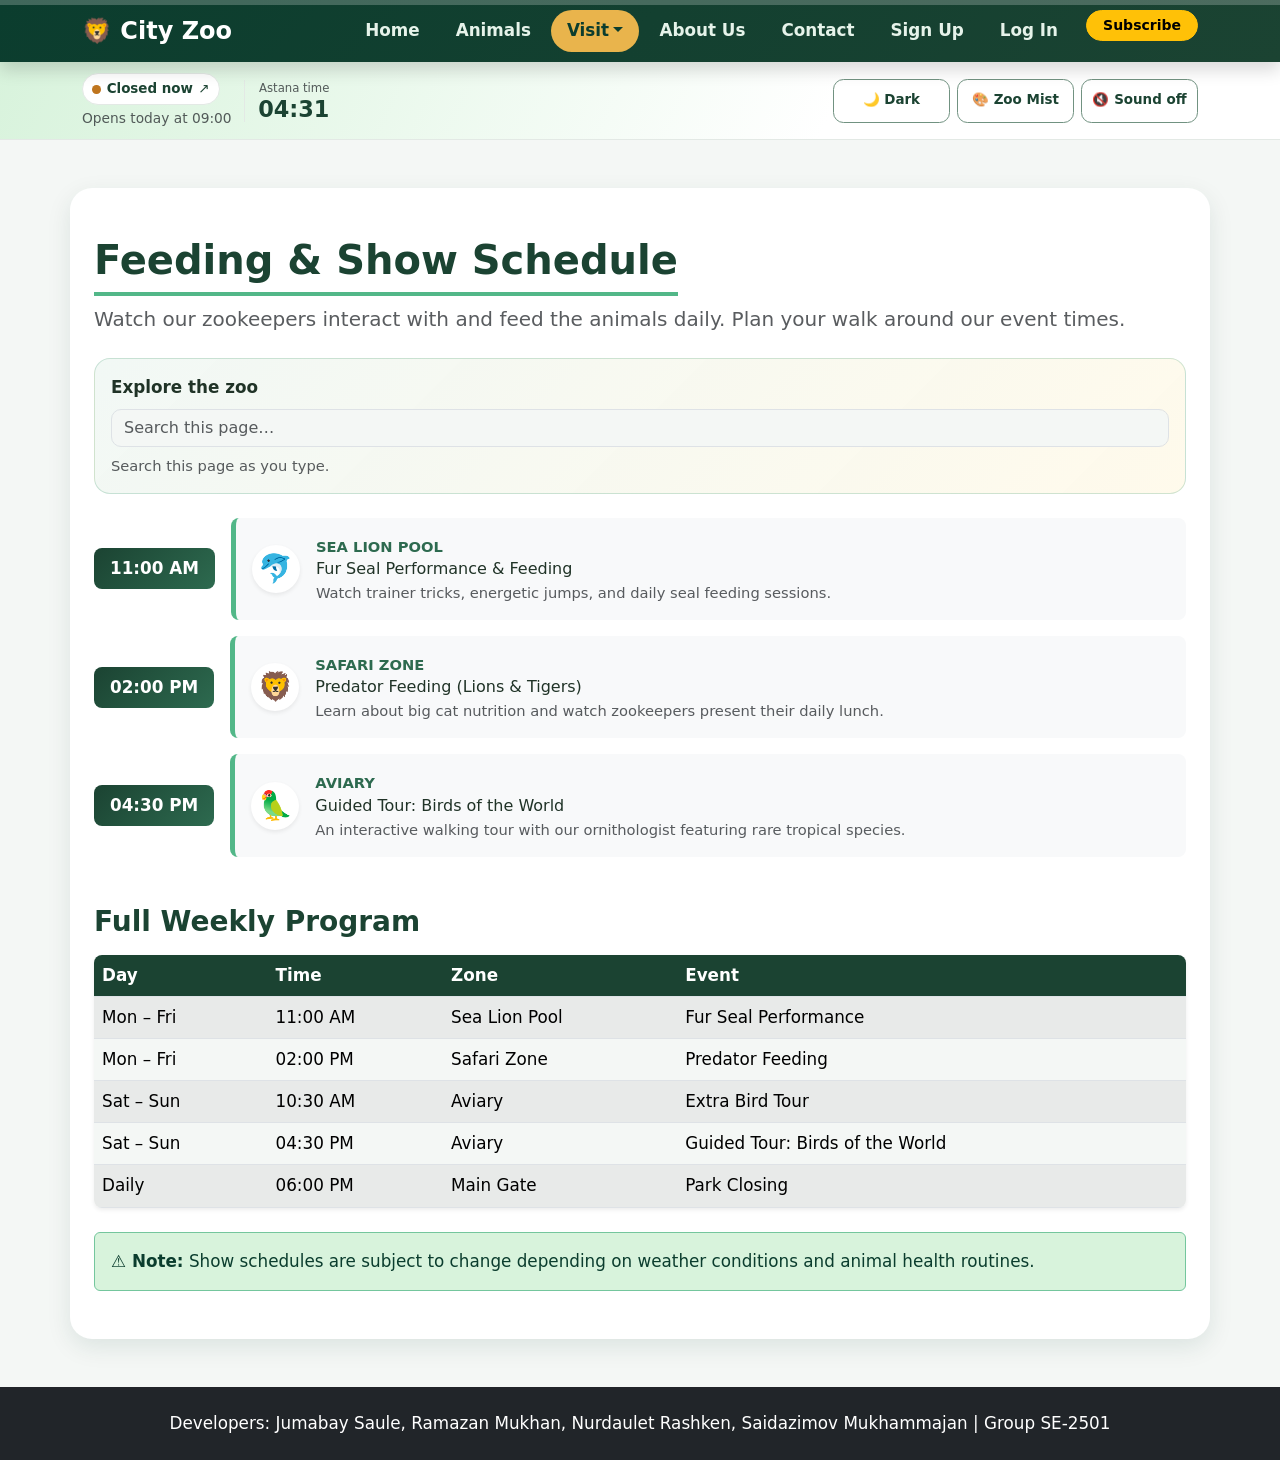
<file: schedule.html>
<!DOCTYPE html>
<html lang="en">
<head>
    <meta charset="UTF-8">
    <meta name="viewport" content="width=device-width, initial-scale=1.0">
    <title>City Zoo - Schedule</title>
    <link href="vendor/bootstrap.min.css" rel="stylesheet">
    <link rel="stylesheet" href="css/style.css?v=7">
    <script src="js/theme.js?v=6"></script>
    <script defer src="vendor/jquery.min.js"></script>
    <script defer src="js/jquery-assignment.js"></script>
</head>
<body>
    <a class="visually-hidden-focusable" href="#main">Skip to main content</a>

    <header class="sticky-top">
    <nav class="navbar navbar-expand-lg navbar-dark bg-dark navbar-zoo shadow" aria-label="Main navigation" aria-keyshortcuts="ArrowLeft ArrowRight">
        <div class="container">
            <a class="navbar-brand fw-bold fs-4" href="index.html">🦁 City Zoo</a>
            <button class="navbar-toggler" type="button" data-bs-toggle="collapse" data-bs-target="#mainNav" aria-controls="mainNav" aria-expanded="false" aria-label="Toggle navigation">
                <span class="navbar-toggler-icon"></span>
            </button>
            <div class="collapse navbar-collapse" id="mainNav">
                <ul class="navbar-nav ms-auto gap-lg-1 py-2 py-lg-0">
                    <li class="nav-item"><a class="nav-link fw-semibold rounded-pill px-3" href="index.html">Home</a></li>
                    <li class="nav-item"><a class="nav-link fw-semibold rounded-pill px-3" href="animals.html">Animals</a></li>
                    <li class="nav-item dropdown">
                        <button type="button" class="nav-link dropdown-toggle active fw-semibold rounded-pill px-3" data-bs-toggle="dropdown" aria-expanded="false">Visit</button>
                        <ul class="dropdown-menu dropdown-menu-end">
                            <li><a class="dropdown-item" href="tickets.html">Tickets</a></li>
                            <li><a class="dropdown-item active" aria-current="page" href="schedule.html">Schedule</a></li>
                            <li><a class="dropdown-item" href="map.html">Map</a></li>
                            <li><a class="dropdown-item" href="rules.html">Rules</a></li>
                        </ul>
                    </li>
                    <li class="nav-item"><a class="nav-link fw-semibold rounded-pill px-3" href="about.html">About Us</a></li>
                    <li class="nav-item"><a class="nav-link fw-semibold rounded-pill px-3" href="contact.html">Contact</a></li>
                    <li class="nav-item"><a class="nav-link fw-semibold rounded-pill px-3" href="register.html">Sign Up</a></li>
                    <li class="nav-item"><a class="nav-link fw-semibold rounded-pill px-3" href="login.html" data-account-link>Log In</a></li>
                    <li class="nav-item ms-lg-2"><button type="button" class="btn btn-warning btn-sm rounded-pill px-3 fw-semibold" data-popup-open="subscribePopup" data-sound="pop">Subscribe</button></li>
                </ul>
            </div>
        </div>
    </nav>
    </header>

    <section class="zoo-toolbar" aria-label="Zoo hours and display settings">
        <div class="container zoo-toolbar-layout">
            <div class="zoo-visit-clock">
                <div class="zoo-hours">
                    <a class="zoo-hours-link" href="schedule.html" aria-label="View the zoo schedule">
                        <span class="zoo-hours-badge" id="zoo-open-status">Daily hours</span><span aria-hidden="true">↗</span>
                    </a>
                    <span class="zoo-hours-detail" id="zoo-hours-detail">09:00–18:00 · last entry 17:00</span>
                </div>
                <div class="zoo-clock"><span>Astana time</span> <time id="current-datetime">—</time></div>
            </div>
            <div class="zoo-toolbar-actions" role="group" aria-label="Display and sound settings">
                <button type="button" class="bar-btn" id="themeToggle" role="switch" aria-checked="false" aria-label="Dark mode">🌙 Night mode</button>
                <button type="button" class="bar-btn" id="bgColorBtn" data-sound="click" aria-label="Change page background colour">🎨 <span class="bg-color-name">Zoo Mist</span></button>
                <button type="button" class="bar-btn" id="soundToggle" aria-pressed="false">🔇 Sound off</button>
            </div>
        </div>
    </section>

    <main id="main" class="container page-card my-4 mt-lg-5 px-3 px-sm-4 py-4 py-lg-5">
        <div class="mb-4">
            <h1 class="pb-2 mb-2">Feeding & Show Schedule</h1>
            <p class="lead text-body-secondary mb-0">Watch our zookeepers interact with and feed the animals daily. Plan your walk around our event times.</p>
        </div>

        <section class="d-flex flex-column gap-3 mb-5" aria-label="Today's events">
            <div class="d-flex flex-column flex-sm-row align-items-sm-center gap-2 gap-sm-3">
                <div class="time-badge text-center px-3 py-2 rounded-3">11:00 AM</div>
                <div class="event-card flex-grow-1 d-flex align-items-center gap-3 bg-light rounded-3 p-3">
                    <div class="event-icon d-flex align-items-center justify-content-center bg-white rounded-circle shadow-sm fs-3" aria-hidden="true">🐬</div>
                    <div>
                        <span class="small fw-bold text-success text-uppercase">Sea Lion Pool</span>
                        <h3 class="h6 mb-1">Fur Seal Performance & Feeding</h3>
                        <p class="small text-body-secondary mb-0">Watch trainer tricks, energetic jumps, and daily seal feeding sessions.</p>
                    </div>
                </div>
            </div>
            <div class="d-flex flex-column flex-sm-row align-items-sm-center gap-2 gap-sm-3">
                <div class="time-badge text-center px-3 py-2 rounded-3">02:00 PM</div>
                <div class="event-card flex-grow-1 d-flex align-items-center gap-3 bg-light rounded-3 p-3">
                    <div class="event-icon d-flex align-items-center justify-content-center bg-white rounded-circle shadow-sm fs-3" aria-hidden="true">🦁</div>
                    <div>
                        <span class="small fw-bold text-success text-uppercase">Safari Zone</span>
                        <h3 class="h6 mb-1">Predator Feeding (Lions & Tigers)</h3>
                        <p class="small text-body-secondary mb-0">Learn about big cat nutrition and watch zookeepers present their daily lunch.</p>
                    </div>
                </div>
            </div>
            <div class="d-flex flex-column flex-sm-row align-items-sm-center gap-2 gap-sm-3">
                <div class="time-badge text-center px-3 py-2 rounded-3">04:30 PM</div>
                <div class="event-card flex-grow-1 d-flex align-items-center gap-3 bg-light rounded-3 p-3">
                    <div class="event-icon d-flex align-items-center justify-content-center bg-white rounded-circle shadow-sm fs-3" aria-hidden="true">🦜</div>
                    <div>
                        <span class="small fw-bold text-success text-uppercase">Aviary</span>
                        <h3 class="h6 mb-1">Guided Tour: Birds of the World</h3>
                        <p class="small text-body-secondary mb-0">An interactive walking tour with our ornithologist featuring rare tropical species.</p>
                    </div>
                </div>
            </div>
        </section>

        <h2 class="mb-3">Full Weekly Program</h2>
        <div class="table-responsive rounded-3 shadow-sm">
            <table class="table table-striped table-hover align-middle mb-0">
                <thead class="table-zoo">
                    <tr><th scope="col">Day</th><th scope="col">Time</th><th scope="col">Zone</th><th scope="col">Event</th></tr>
                </thead>
                <tbody>
                        <tr><td>Mon – Fri</td><td>11:00 AM</td><td>Sea Lion Pool</td><td>Fur Seal Performance</td></tr>
                        <tr><td>Mon – Fri</td><td>02:00 PM</td><td>Safari Zone</td><td>Predator Feeding</td></tr>
                        <tr><td>Sat – Sun</td><td>10:30 AM</td><td>Aviary</td><td>Extra Bird Tour</td></tr>
                        <tr><td>Sat – Sun</td><td>04:30 PM</td><td>Aviary</td><td>Guided Tour: Birds of the World</td></tr>
                        <tr><td>Daily</td><td>06:00 PM</td><td>Main Gate</td><td>Park Closing</td></tr>
                </tbody>
            </table>
        </div>

        <div class="alert alert-success mt-4 mb-0" role="note">
            <strong>⚠️ Note:</strong> Show schedules are subject to change depending on weather conditions and animal health routines.
        </div>
    </main>

    <footer class="bg-dark text-white text-center mt-5 py-4 px-3">
        <p class="mb-0">Developers: Jumabay Saule, Ramazan Mukhan, Nurdaulet Rashken, Saidazimov Mukhammajan | Group SE-2501</p>
    </footer>


    <!-- Task 3: subscription popup (hidden by default, opened by js/popup.js) -->
    <div class="popup-overlay" id="subscribePopup" role="dialog" aria-modal="true" aria-labelledby="popupTitle" aria-hidden="true">
        <div class="popup-box p-4 p-sm-5">
            <button type="button" class="popup-close" data-popup-close data-sound="click" aria-label="Close subscription form">&times;</button>
            <h2 id="popupTitle" class="h3 mb-2">Subscribe to City Zoo News</h2>
            <p class="text-body-secondary mb-4">Save your newsletter signup in this browser.</p>
            <form id="subscribe-form" action="#" method="post" novalidate data-validate-form>
                <div class="mb-3">
                    <label for="sub-name" class="form-label fw-semibold">Your Name</label>
                    <input type="text" class="form-control" id="sub-name" name="name" placeholder="Enter your name" data-validate="name" autocomplete="name">
                    <div class="invalid-feedback" role="alert"></div>
                </div>
                <div class="mb-3">
                    <label for="sub-email" class="form-label fw-semibold">Email Address</label>
                    <input type="text" inputmode="email" class="form-control" id="sub-email" name="email" placeholder="example@mail.com" data-validate="email" autocomplete="email">
                    <div class="invalid-feedback" role="alert"></div>
                </div>
                <div class="alert alert-success form-success d-none" role="status" tabindex="-1">Your newsletter signup was saved in this browser.</div>
                <div class="d-flex flex-wrap gap-2">
                    <button type="submit" class="btn btn-success btn-lg">Subscribe</button>
                    <button type="button" class="btn btn-outline-secondary btn-lg" data-popup-close>Close</button>
                </div>
            </form>
        </div>
    </div>

    <!-- Task 4: background colour button -->

    <script src="vendor/bootstrap.bundle.min.js"></script>
    <script src="js/sounds.js"></script>
    <script src="js/validation.js"></script>
    <script src="js/account.js"></script>
    <script src="js/accordion.js"></script>
    <script src="js/popup.js"></script>
    <script src="js/background.js"></script>
    <script src="js/datetime.js?v=6"></script>
    <script src="js/keyboard.js"></script>
</body>
</html>
</file>
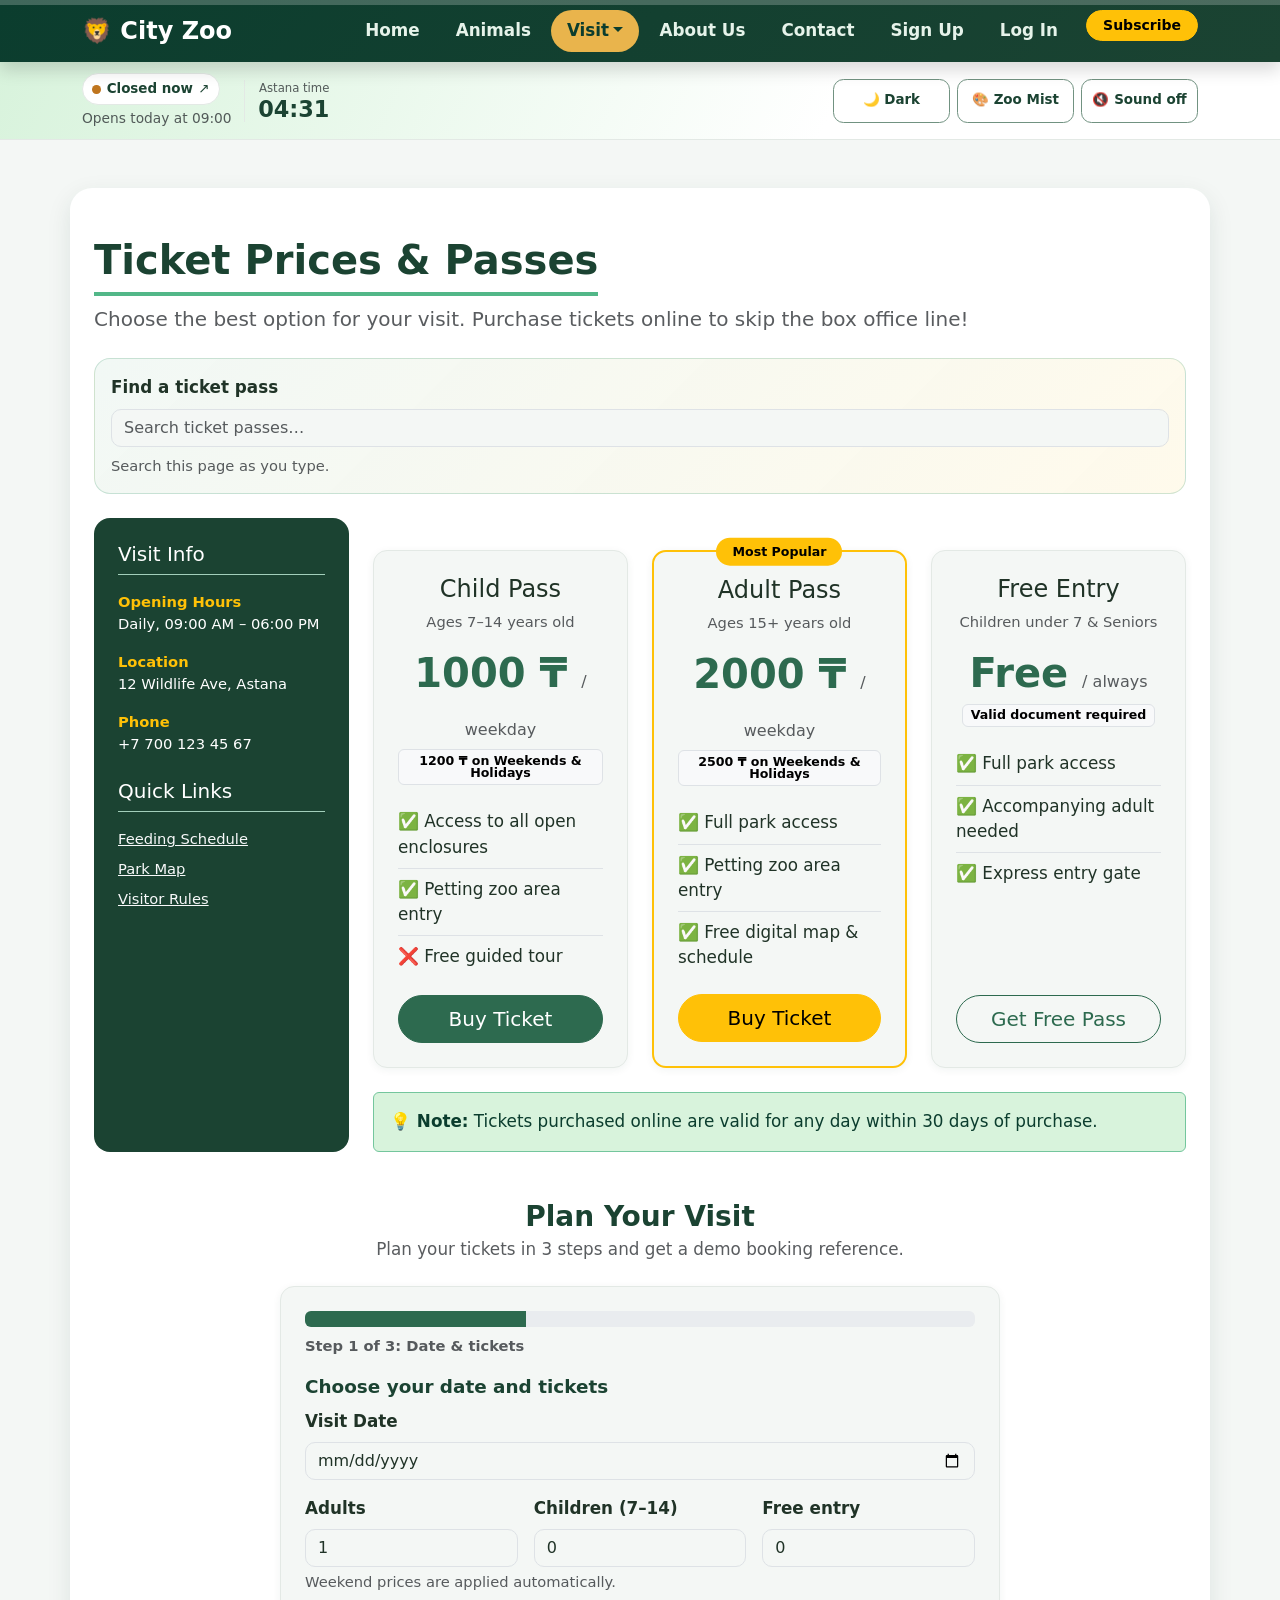
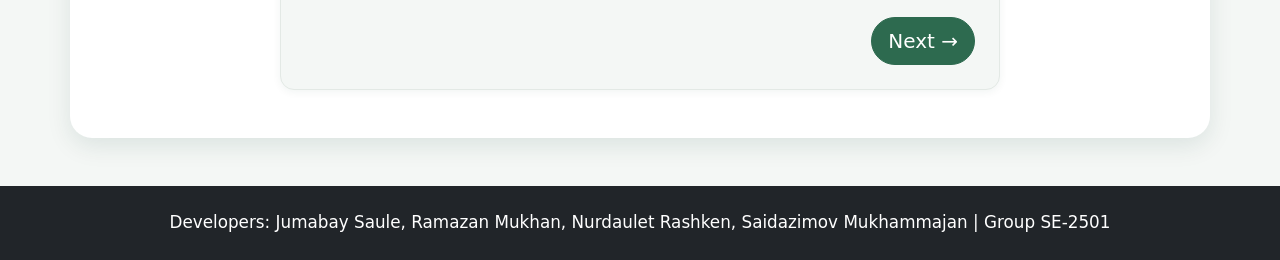
<file: tickets.html>
<!DOCTYPE html>
<html lang="en">
<head>
    <meta charset="UTF-8">
    <meta name="viewport" content="width=device-width, initial-scale=1.0">
    <title>City Zoo - Tickets & Pricing</title>
    <link href="vendor/bootstrap.min.css" rel="stylesheet">
    <link rel="stylesheet" href="css/style.css?v=7">
    <script src="js/theme.js?v=6"></script>
    <script defer src="vendor/jquery.min.js"></script>
    <script defer src="js/jquery-assignment.js?v=5"></script>
</head>
<body>
    <a class="visually-hidden-focusable" href="#main">Skip to main content</a>

    <header class="sticky-top">
    <nav class="navbar navbar-expand-lg navbar-dark bg-dark navbar-zoo shadow" aria-label="Main navigation" aria-keyshortcuts="ArrowLeft ArrowRight">
        <div class="container">
            <a class="navbar-brand fw-bold fs-4" href="index.html">🦁 City Zoo</a>
            <button class="navbar-toggler" type="button" data-bs-toggle="collapse" data-bs-target="#mainNav" aria-controls="mainNav" aria-expanded="false" aria-label="Toggle navigation">
                <span class="navbar-toggler-icon"></span>
            </button>
            <div class="collapse navbar-collapse" id="mainNav">
                <ul class="navbar-nav ms-auto gap-lg-1 py-2 py-lg-0">
                    <li class="nav-item"><a class="nav-link fw-semibold rounded-pill px-3" href="index.html">Home</a></li>
                    <li class="nav-item"><a class="nav-link fw-semibold rounded-pill px-3" href="animals.html">Animals</a></li>
                    <li class="nav-item dropdown">
                        <button type="button" class="nav-link dropdown-toggle active fw-semibold rounded-pill px-3" data-bs-toggle="dropdown" aria-expanded="false">Visit</button>
                        <ul class="dropdown-menu dropdown-menu-end">
                            <li><a class="dropdown-item active" aria-current="page" href="tickets.html">Tickets</a></li>
                            <li><a class="dropdown-item" href="schedule.html">Schedule</a></li>
                            <li><a class="dropdown-item" href="map.html">Map</a></li>
                            <li><a class="dropdown-item" href="rules.html">Rules</a></li>
                        </ul>
                    </li>
                    <li class="nav-item"><a class="nav-link fw-semibold rounded-pill px-3" href="about.html">About Us</a></li>
                    <li class="nav-item"><a class="nav-link fw-semibold rounded-pill px-3" href="contact.html">Contact</a></li>
                    <li class="nav-item"><a class="nav-link fw-semibold rounded-pill px-3" href="register.html">Sign Up</a></li>
                    <li class="nav-item"><a class="nav-link fw-semibold rounded-pill px-3" href="login.html" data-account-link>Log In</a></li>
                    <li class="nav-item ms-lg-2"><button type="button" class="btn btn-warning btn-sm rounded-pill px-3 fw-semibold" data-popup-open="subscribePopup" data-sound="pop">Subscribe</button></li>
                </ul>
            </div>
        </div>
    </nav>
    </header>

    <section class="zoo-toolbar" aria-label="Zoo hours and display settings">
        <div class="container zoo-toolbar-layout">
            <div class="zoo-visit-clock">
                <div class="zoo-hours">
                    <a class="zoo-hours-link" href="schedule.html" aria-label="View the zoo schedule">
                        <span class="zoo-hours-badge" id="zoo-open-status">Daily hours</span><span aria-hidden="true">↗</span>
                    </a>
                    <span class="zoo-hours-detail" id="zoo-hours-detail">09:00–18:00 · last entry 17:00</span>
                </div>
                <div class="zoo-clock"><span>Astana time</span> <time id="current-datetime">—</time></div>
            </div>
            <div class="zoo-toolbar-actions" role="group" aria-label="Display and sound settings">
                <button type="button" class="bar-btn" id="themeToggle" role="switch" aria-checked="false" aria-label="Dark mode">🌙 Night mode</button>
                <button type="button" class="bar-btn" id="bgColorBtn" data-sound="click" aria-label="Change page background colour">🎨 <span class="bg-color-name">Zoo Mist</span></button>
                <button type="button" class="bar-btn" id="soundToggle" aria-pressed="false">🔇 Sound off</button>
            </div>
        </div>
    </section>

    <main id="main" class="container page-card my-4 mt-lg-5 px-3 px-sm-4 py-4 py-lg-5">
        <div class="mb-4">
            <h1 class="pb-2 mb-2">Ticket Prices & Passes</h1>
            <p class="lead text-body-secondary mb-0">Choose the best option for your visit. Purchase tickets online to skip the box office line!</p>
        </div>

        <div data-inline-search="Find a ticket pass"></div>

        <!-- Task 3: sidebar (col-lg-3) + content (col-lg-9) -->
        <div class="row g-4">
            <aside class="col-12 col-lg-3" aria-label="Visit information">
                <div class="sidebar-box text-white rounded-4 p-3 p-lg-4 h-100">
                    <h2 class="h5 border-bottom border-success-subtle pb-2 mb-3 text-white">Visit Info</h2>
                    <p class="small mb-3"><strong class="d-block text-warning">Opening Hours</strong>Daily, 09:00 AM – 06:00 PM</p>
                    <p class="small mb-3"><strong class="d-block text-warning">Location</strong>12 Wildlife Ave, Astana</p>
                    <p class="small mb-4"><strong class="d-block text-warning">Phone</strong>+7 700 123 45 67</p>
                    <h2 class="h5 border-bottom border-success-subtle pb-2 mb-3 text-white">Quick Links</h2>
                    <ul class="list-unstyled small mb-0">
                        <li class="mb-2"><a class="link-light" href="schedule.html">Feeding Schedule</a></li>
                        <li class="mb-2"><a class="link-light" href="map.html">Park Map</a></li>
                        <li><a class="link-light" href="rules.html">Visitor Rules</a></li>
                    </ul>
                </div>
            </aside>
            <section class="col-12 col-lg-9">
                <div class="row row-cols-1 row-cols-md-3 g-4 mt-lg-0 pt-2">
                <div class="col">
                    <div class="card card-zoo h-100 text-center position-relative p-3 p-lg-4">
                        
                        <div class="card-body d-flex flex-column p-0">
                            <h3 class="card-title h4">Child Pass</h3>
                            <p class="text-body-secondary small">Ages 7–14 years old</p>
                            <p class="display-6 fw-bold text-success mb-1">1000 ₸ <small class="fs-6 fw-normal text-body-secondary">/ weekday</small></p>
                            <p class="mb-3"><span class="badge text-bg-light border text-wrap">1200 ₸ on Weekends & Holidays</span></p>
                            <ul class="list-group list-group-flush text-start mb-3 flex-grow-1">
                            <li class="list-group-item bg-transparent px-0">✅ Access to all open enclosures</li>
                            <li class="list-group-item bg-transparent px-0">✅ Petting zoo area entry</li>
                            <li class="list-group-item bg-transparent px-0">❌ Free guided tour</li>
                            </ul>
                            <a href="contact.html" class="btn btn-success btn-lg">Buy Ticket</a>
                        </div>
                    </div>
                </div>
                <div class="col">
                    <div class="card card-zoo h-100 text-center position-relative p-3 p-lg-4 border-warning border-2">
                        <span class="badge text-bg-warning position-absolute top-0 start-50 translate-middle px-3 py-2 rounded-pill">Most Popular</span>
                        <div class="card-body d-flex flex-column p-0">
                            <h3 class="card-title h4">Adult Pass</h3>
                            <p class="text-body-secondary small">Ages 15+ years old</p>
                            <p class="display-6 fw-bold text-success mb-1">2000 ₸ <small class="fs-6 fw-normal text-body-secondary">/ weekday</small></p>
                            <p class="mb-3"><span class="badge text-bg-light border text-wrap">2500 ₸ on Weekends & Holidays</span></p>
                            <ul class="list-group list-group-flush text-start mb-3 flex-grow-1">
                            <li class="list-group-item bg-transparent px-0">✅ Full park access</li>
                            <li class="list-group-item bg-transparent px-0">✅ Petting zoo area entry</li>
                            <li class="list-group-item bg-transparent px-0">✅ Free digital map & schedule</li>
                            </ul>
                            <a href="contact.html" class="btn btn-warning btn-lg">Buy Ticket</a>
                        </div>
                    </div>
                </div>
                <div class="col">
                    <div class="card card-zoo h-100 text-center position-relative p-3 p-lg-4">
                        
                        <div class="card-body d-flex flex-column p-0">
                            <h3 class="card-title h4">Free Entry</h3>
                            <p class="text-body-secondary small">Children under 7 & Seniors</p>
                            <p class="display-6 fw-bold text-success mb-1">Free <small class="fs-6 fw-normal text-body-secondary">/ always</small></p>
                            <p class="mb-3"><span class="badge text-bg-light border text-wrap">Valid document required</span></p>
                            <ul class="list-group list-group-flush text-start mb-3 flex-grow-1">
                            <li class="list-group-item bg-transparent px-0">✅ Full park access</li>
                            <li class="list-group-item bg-transparent px-0">✅ Accompanying adult needed</li>
                            <li class="list-group-item bg-transparent px-0">✅ Express entry gate</li>
                            </ul>
                            <a href="contact.html" class="btn btn-outline-success btn-lg">Get Free Pass</a>
                        </div>
                    </div>
                </div>
                </div>
                <div class="alert alert-success mt-4 mb-0" role="note">
                    <strong>💡 Note:</strong> Tickets purchased online are valid for any day within 30 days of purchase.
                </div>
            </section>
        </div>

        <!-- Assignment 5: multi-step booking form (js/wizard.js) -->
        <div class="text-center mb-4 mt-5">
            <h2 class="mb-1" id="wizard-title">Plan Your Visit</h2>
            <p class="text-body-secondary mb-0">Plan your tickets in 3 steps and get a demo booking reference.</p>
        </div>
        <div class="row justify-content-center">
            <div class="col-12 col-lg-8">
                <form id="visit-wizard" class="card card-zoo p-3 p-lg-4" novalidate aria-labelledby="wizard-title">
                    <div class="progress mb-2" id="wizard-progressbar" role="progressbar" aria-label="Booking progress" aria-valuemin="0" aria-valuemax="100" aria-valuenow="33">
                        <div class="progress-bar bg-success wizard-progress-bar" id="wizard-progress"></div>
                    </div>
                    <p class="small fw-semibold text-body-secondary mb-3" id="wizard-step-label" aria-live="polite">Step 1 of 3: Date &amp; tickets</p>

                    <fieldset class="wizard-step" data-step="1">
                        <legend>Choose your date and tickets</legend>
                        <div class="mb-3">
                            <label for="visit-date" class="form-label fw-semibold">Visit Date</label>
                            <input type="date" class="form-control" id="visit-date" name="visit-date" data-validate="date">
                            <div class="invalid-feedback" role="alert"></div>
                        </div>
                        <div class="row g-3">
                            <div class="col-12 col-sm-4">
                                <label for="count-adult" class="form-label fw-semibold">Adults</label>
                                <input type="number" class="form-control" id="count-adult" name="count-adult" value="1" data-count data-validate="tickets">
                                <div class="invalid-feedback" role="alert"></div>
                            </div>
                            <div class="col-12 col-sm-4">
                                <label for="count-child" class="form-label fw-semibold">Children (7–14)</label>
                                <input type="number" class="form-control" id="count-child" name="count-child" value="0" data-count data-validate="count">
                                <div class="invalid-feedback" role="alert"></div>
                            </div>
                            <div class="col-12 col-sm-4">
                                <label for="count-free" class="form-label fw-semibold">Free entry</label>
                                <input type="number" class="form-control" id="count-free" name="count-free" value="0" data-count data-validate="count">
                                <div class="invalid-feedback" role="alert"></div>
                            </div>
                        </div>
                        <p class="form-text mb-0">Weekend prices are applied automatically.</p>
                    </fieldset>

                    <fieldset class="wizard-step" data-step="2">
                        <legend>Add extras (optional)</legend>
                        <div class="form-check mb-2">
                            <input class="form-check-input" type="checkbox" id="extra-safari" name="extra" value="safari" data-label="Guided Safari Tour" data-price="1500">
                            <label class="form-check-label" for="extra-safari">🚙 Guided Safari Tour — 1 500 ₸ per person</label>
                        </div>
                        <div class="form-check mb-2">
                            <input class="form-check-input" type="checkbox" id="extra-feeding" name="extra" value="feeding" data-label="Feeding Show Pass" data-price="500">
                            <label class="form-check-label" for="extra-feeding">🍖 Feeding Show Pass — 500 ₸ per person</label>
                        </div>
                        <div class="form-check mb-2">
                            <input class="form-check-input" type="checkbox" id="extra-audio" name="extra" value="audio" data-label="Audio Guide" data-price="300">
                            <label class="form-check-label" for="extra-audio">🎧 Audio Guide — 300 ₸ per person</label>
                        </div>
                        <p class="form-text mb-0">You can skip this step and press Next.</p>
                    </fieldset>

                    <fieldset class="wizard-step" data-step="3">
                        <legend>Your details</legend>
                        <div class="mb-3">
                            <label for="visitor-name" class="form-label fw-semibold">Full Name</label>
                            <input type="text" class="form-control" id="visitor-name" name="visitor-name" placeholder="Enter your full name" autocomplete="name" data-validate="name">
                            <div class="invalid-feedback" role="alert"></div>
                        </div>
                        <div class="mb-3">
                            <label for="visitor-email" class="form-label fw-semibold">Email Address</label>
                            <input type="text" inputmode="email" class="form-control" id="visitor-email" name="visitor-email" placeholder="example@gmail.com" autocomplete="email" data-validate="email">
                            <div class="invalid-feedback" role="alert"></div>
                        </div>
                        <div class="mb-3">
                        <label for="visitor-phone" class="form-label fw-semibold">Phone Number</label>
                        <input type="tel" class="form-control" id="visitor-phone" name="phone" data-validate="phone" autocomplete="tel" placeholder="+7 701 234 5678">
                        <div class="invalid-feedback" role="alert"></div>
                    </div>
                        <div class="wizard-summary p-3" id="wizard-summary" aria-live="polite"></div>
                    </fieldset>

                    <div class="d-flex justify-content-between gap-2 mt-4">
                        <button type="button" class="btn btn-outline-secondary btn-lg invisible" id="wizard-back">← Back</button>
                        <button type="button" class="btn btn-success btn-lg" id="wizard-next">Next →</button>
                        <button type="submit" class="btn btn-warning btn-lg d-none" id="wizard-submit">Confirm Booking</button>
                    </div>
                </form>

                <div class="card card-zoo p-4 text-center d-none" id="wizard-success" role="status" tabindex="-1">
                    <p class="display-5 mb-2" aria-hidden="true">🎉</p>
                    <p class="mb-3" id="wizard-success-text"></p>
                    <button type="button" class="btn btn-outline-success align-self-center" id="wizard-again" data-sound="click">Book another visit</button>
                </div>
            </div>
        </div>
    </main>

    <footer class="bg-dark text-white text-center mt-5 py-4 px-3">
        <p class="mb-0">Developers: Jumabay Saule, Ramazan Mukhan, Nurdaulet Rashken, Saidazimov Mukhammajan | Group SE-2501</p>
    </footer>


    <!-- Task 3: subscription popup (hidden by default, opened by js/popup.js) -->
    <div class="popup-overlay" id="subscribePopup" role="dialog" aria-modal="true" aria-labelledby="popupTitle" aria-hidden="true">
        <div class="popup-box p-4 p-sm-5">
            <button type="button" class="popup-close" data-popup-close data-sound="click" aria-label="Close subscription form">&times;</button>
            <h2 id="popupTitle" class="h3 mb-2">Subscribe to City Zoo News</h2>
            <p class="text-body-secondary mb-4">Save your newsletter signup in this browser.</p>
            <form id="subscribe-form" action="#" method="post" novalidate data-validate-form>
                <div class="mb-3">
                    <label for="sub-name" class="form-label fw-semibold">Your Name</label>
                    <input type="text" class="form-control" id="sub-name" name="name" placeholder="Enter your name" data-validate="name" autocomplete="name">
                    <div class="invalid-feedback" role="alert"></div>
                </div>
                <div class="mb-3">
                    <label for="sub-email" class="form-label fw-semibold">Email Address</label>
                    <input type="text" inputmode="email" class="form-control" id="sub-email" name="email" placeholder="example@mail.com" data-validate="email" autocomplete="email">
                    <div class="invalid-feedback" role="alert"></div>
                </div>
                <div class="alert alert-success form-success d-none" role="status" tabindex="-1">Your newsletter signup was saved in this browser.</div>
                <div class="d-flex flex-wrap gap-2">
                    <button type="submit" class="btn btn-success btn-lg">Subscribe</button>
                    <button type="button" class="btn btn-outline-secondary btn-lg" data-popup-close>Close</button>
                </div>
            </form>
        </div>
    </div>

    <!-- Task 4: background colour button -->

    <script src="vendor/bootstrap.bundle.min.js"></script>
    <script src="js/sounds.js"></script>
    <script src="js/validation.js"></script>
    <script src="js/account.js"></script>
    <script src="js/accordion.js"></script>
    <script src="js/popup.js"></script>
    <script src="js/background.js"></script>
    <script src="js/datetime.js?v=6"></script>
    <script src="js/keyboard.js"></script>
    <script src="js/wizard.js"></script>
</body>
</html>
</file>
<file: css/style.css>
/* =====================================================================
   CITY ZOO — THEME ON TOP OF BOOTSTRAP 5.3   (Assignment #3)
   Layout comes from the Bootstrap grid (row / col-*), spacing comes from
   Bootstrap utilities (m-*, p-*, mt-lg-*, px-sm-*, gap-*). This file only
   holds the brand colours, decoration and the responsive typography
   media queries — it contains NO custom margin / padding rules.
   ===================================================================== */

:root {
  --dark: #0b3d2e;
  --primary: #1b4332;
  --primary-2: #2d6a4f;
  --accent: #52b788;
  --accent-soft: #d8f3dc;
  --gold: #e9b44c;
  --bg: #f4f7f5;
  --border: #e3e9e5;
  --text: #203327;
  --surface: #ffffff;
  --heading: #1b4332;
  --radius-md: 14px;
  --radius-lg: 22px;
  --shadow-sm: 0 2px 8px rgba(11, 61, 46, 0.06);
  --shadow-md: 0 8px 24px rgba(11, 61, 46, 0.10);

  /* re-colour Bootstrap's "success" to the zoo green (white text keeps AA contrast) */
  --bs-success: #2d6a4f;
  --bs-success-rgb: 45, 106, 79;
  --bs-link-color: #2d6a4f;
  --bs-link-color-rgb: 45, 106, 79;
  --bs-link-hover-color: #1b4332;
  --bs-link-hover-color-rgb: 27, 67, 50;
  --bs-body-color: #203327;
  --bs-body-bg: #f4f7f5;
  --bs-font-sans-serif: "Segoe UI", system-ui, Tahoma, Geneva, Verdana, sans-serif;
}

/* ---------- 1. Task 1 — responsive typography (mobile first) ---------- */
html { scroll-behavior: smooth; }
h1, h2, h3 { color: var(--heading); font-weight: 700; }
h1 { font-size: 1.7rem; display: inline-block; border-bottom: 4px solid var(--accent); }
h2 { font-size: 1.3rem; }
body { font-size: 0.97rem; }

@media (min-width: 768px) {            /* tablet */
  body { font-size: 1rem; }
  h1 { font-size: 2.1rem; }
  h2 { font-size: 1.5rem; }
}
@media (min-width: 1200px) {           /* desktop */
  body { font-size: 1.05rem; }
  h1 { font-size: 2.5rem; }
  h2 { font-size: 1.75rem; }
}

/* ---------- 2. Bootstrap component tuning ---------- */
.navbar-zoo { background: linear-gradient(135deg, var(--dark), var(--primary)) !important; }
.navbar-zoo .nav-link { color: #e6f3ea; }
.navbar-zoo .nav-link:hover, .navbar-zoo .nav-link:focus { background-color: var(--accent); color: var(--dark); }
.navbar-zoo .nav-link.active { background-color: var(--gold); color: var(--dark); }
.dropdown-menu .dropdown-item.active { background-color: var(--primary-2); color: #fff; }

.btn-success {
  --bs-btn-bg: #2d6a4f; --bs-btn-border-color: #2d6a4f; --bs-btn-color: #fff;
  --bs-btn-hover-bg: #1b4332; --bs-btn-hover-border-color: #1b4332; --bs-btn-hover-color: #fff;
  --bs-btn-active-bg: #0b3d2e; --bs-btn-active-border-color: #0b3d2e;
}
.btn-outline-success {
  --bs-btn-color: #2d6a4f; --bs-btn-border-color: #2d6a4f;
  --bs-btn-hover-bg: #2d6a4f; --bs-btn-hover-border-color: #2d6a4f; --bs-btn-hover-color: #fff;
  --bs-btn-active-bg: #1b4332; --bs-btn-active-border-color: #1b4332;
}
.btn-check:checked + .btn-outline-success { background-color: #2d6a4f; color: #fff; }
.btn-check:focus-visible + .btn { outline: 3px solid var(--gold); outline-offset: 2px; }
.btn, .form-control, .form-select { --bs-border-radius: 10px; }
.btn-lg { --bs-btn-border-radius: 30px; }
.btn-group > .btn { --bs-btn-border-radius: 8px; }

.alert-success { --bs-alert-bg: var(--accent-soft); --bs-alert-color: var(--dark); --bs-alert-border-color: #74c69d; }
.list-group-item-success { background-color: var(--accent-soft); color: var(--text); }
.table-zoo { --bs-table-bg: var(--primary); --bs-table-color: #fff; }
.table-zoo th { background-color: var(--primary); color: #fff; }

/* ---------- 3. Page shell ---------- */
body { background-color: var(--bg); }
.page-card { background-color: var(--surface); border-radius: var(--radius-lg); box-shadow: var(--shadow-md); }
.visually-hidden-focusable:focus { position: fixed; top: 8px; left: 8px; z-index: 2000; background: #fff; color: var(--dark); border-radius: 8px; }
:focus-visible { outline: 3px solid var(--gold); outline-offset: 2px; }

/* ---------- 4. Hero (home) ---------- */
.hero-card {
  display: grid; overflow: hidden; min-height: 300px;
  border-radius: var(--radius-lg); box-shadow: var(--shadow-md);
  background: url('../images/zoo-grounds.jpg') center/cover no-repeat;
}
.hero-overlay { background: linear-gradient(180deg, rgba(11,61,46,.25) 0%, rgba(11,61,46,.92) 100%); }
.hero-overlay h1 { color: #fff; border-bottom-color: var(--gold); }
.mw-hero { max-width: 600px; }
@media (min-width: 768px)  { .hero-card { min-height: 360px; } }
@media (min-width: 1200px) { .hero-card { min-height: 420px; } }

.stat-item { border-bottom: 4px solid var(--gold); }
.side-img { max-height: 320px; object-fit: cover; }
.rules-img { max-height: 340px; object-fit: cover; }

/* ---------- 5. Cards ---------- */
.card-zoo { border: 1px solid var(--border); border-radius: var(--radius-md); box-shadow: var(--shadow-sm); overflow: visible; transition: transform .25s ease, box-shadow .25s ease; }
.card-zoo:hover { transform: translateY(-4px); box-shadow: var(--shadow-md); }
.card-zoo .card-img-top { height: 190px; object-fit: cover; border-radius: var(--radius-md) var(--radius-md) 0 0; }
.card-group .card-zoo { border-radius: 0; }
.card-group .card-zoo:first-child, .card-group .card-zoo:first-child .card-img-top { border-top-left-radius: var(--radius-md); }
.card-group .card-zoo:last-child, .card-group .card-zoo:last-child .card-img-top { border-top-right-radius: var(--radius-md); }
@media (max-width: 575.98px) {
  .card-group .card-zoo { border-radius: var(--radius-md); }
}

/* Home feature cards: stacked on phones, two columns on tablets, three on desktop. */
.why-visit-grid {
  display: grid;
  grid-template-columns: 1fr;
}
.why-visit-card {
  background-color: var(--surface);
  border: 1px solid var(--border);
  border-radius: var(--radius-md);
  box-shadow: var(--shadow-sm);
  transition: transform .25s ease, box-shadow .25s ease;
}
.why-visit-card:hover { transform: translateY(-4px); box-shadow: var(--shadow-md); }
@media (min-width: 600px) {
  .why-visit-grid { grid-template-columns: repeat(2, minmax(0, 1fr)); }
}
@media (min-width: 992px) {
  .why-visit-grid { grid-template-columns: repeat(3, minmax(0, 1fr)); }
}

/* ---------- 6. Carousel ---------- */
.carousel-item img { height: 260px; object-fit: cover; }
@media (min-width: 768px)  { .carousel-item img { height: 380px; } }
@media (min-width: 1200px) { .carousel-item img { height: 460px; } }
.carousel-caption { background: rgba(11, 61, 46, .78); border-radius: var(--radius-md); }
.carousel-caption h3 { color: #fff; }
.carousel-indicators [data-bs-target] { background-color: #fff; }

/* ---------- 7. Page-specific decoration ---------- */
.sidebar-box { background-color: var(--primary); }
.time-badge { background: linear-gradient(135deg, var(--primary), var(--primary-2)); color: #fff; font-weight: 700; min-width: 110px; }
.event-card { border-left: 5px solid var(--accent); }
.event-icon { width: 48px; height: 48px; min-width: 48px; }

.legend-icon { width: 34px; height: 34px; min-width: 34px; }
.legend-badge { width: 16px; height: 16px; display: inline-block; background-color: var(--gold); }
.map-graphic { background-color: var(--accent-soft); }
.map-graphic svg { display: block; height: auto; }
.map-legend { border-left: 5px solid var(--primary-2); }

.rule-card { border-left: 6px solid var(--primary-2); }
.rule-card.emphasis { border-left-color: var(--gold); }
.rule-badge { width: 42px; height: 42px; min-width: 42px; background-color: var(--primary); color: #fff; }
.rule-card.emphasis .rule-badge { background-color: var(--gold); color: var(--dark); }

.avatar-wrapper { width: 128px; height: 128px; }
.team-avatar { object-fit: cover; border: 4px solid var(--accent); box-shadow: var(--shadow-sm); }

/* ---------- 8. Footer ---------- */
footer, footer p { color: #fff; }

@media (prefers-reduced-motion: reduce) {
  html { scroll-behavior: auto; }
  .card-zoo { transition: none; }
}

/* =====================================================================
   9. ASSIGNMENT #4 — JavaScript components
   ===================================================================== */

/* Task 2 — accordion */
.faq-item { background-color: var(--surface); border: 1px solid var(--border); border-radius: var(--radius-md); box-shadow: var(--shadow-sm); overflow: hidden; }
.faq-question {
  width: 100%; display: flex; justify-content: space-between; align-items: center; gap: 1rem;
  padding: 1rem 1.25rem; border: 0; background-color: var(--accent-soft);
  color: var(--heading); font-weight: 600; font-size: 1rem; text-align: left; cursor: pointer;
  transition: background-color .25s ease, color .25s ease;
}
.faq-question:hover { background-color: #bfe8cb; }
.faq-question[aria-expanded="true"] { background-color: var(--primary-2); color: #fff; }
.faq-icon { font-size: 1.5rem; line-height: 1; transition: transform .3s ease; flex-shrink: 0; }
.faq-question[aria-expanded="true"] .faq-icon { transform: rotate(45deg); }
.faq-answer { overflow: hidden; transition: max-height .35s ease; }

/* Task 3 — popup */
.popup-overlay {
  position: fixed; inset: 0; z-index: 2000; display: none;
  align-items: center; justify-content: center; padding: 1rem; overflow-y: auto;
  background-color: rgba(11, 61, 46, .65);
}
.popup-overlay.is-open { display: flex; animation: popupFade .25s ease; }
.popup-box {
  position: relative; width: 100%; max-width: 440px; max-height: 100%; overflow-y: auto;
  background-color: var(--surface); border-radius: var(--radius-lg); box-shadow: var(--shadow-md);
  border-top: 6px solid var(--gold);
}
.popup-close {
  position: absolute; top: .5rem; right: .75rem; width: 40px; height: 40px;
  border: 0; border-radius: 50%; background: transparent; color: var(--heading);
  font-size: 2rem; line-height: 1; cursor: pointer;
}
.popup-close:hover { background-color: var(--accent-soft); }
body.popup-lock { overflow: hidden; }
@keyframes popupFade { from { opacity: 0; transform: translateY(-12px); } to { opacity: 1; transform: none; } }

/* Task 1 — validation tweaks */
.form-control.is-invalid, .form-select.is-invalid { border-color: #b02a37; }
.invalid-feedback { font-weight: 600; }
.form-success:focus { outline: 3px solid var(--gold); }

@media (prefers-reduced-motion: reduce) {
  body, .faq-answer, .faq-icon, .faq-question { transition: none; }
  .popup-overlay.is-open { animation: none; }
}


/* =====================================================================
   10. ASSIGNMENT #5 — Advanced JavaScript features
   ===================================================================== */

/* ---- Day / Night theme (js/theme.js sets data-bs-theme on <html>) ---- */
:root[data-bs-theme="dark"] {
  --bg: #0d1b14;
  --surface: #172a20;
  --border: #31513f;
  --text: #e5f1e9;
  --heading: #c5efd3;
  --accent: #72d6a0;
  --accent-soft: #224634;
  --bs-body-color: #e5f1e9;
  --bs-body-bg: #0d1b14;
  --bs-link-color: #83dfad;
  --bs-link-color-rgb: 131, 223, 173;
  --bs-link-hover-color: #c5efd3;
  --bs-link-hover-color-rgb: 197, 239, 211;
  --bs-secondary-color: #c2d6ca;
}
:root[data-bs-theme="dark"] .faq-question:hover { background-color: #2d5943; }
:root[data-bs-theme="dark"] .stat-item { background-color: #203a2d !important; }
:root[data-bs-theme="dark"] .stat-item .text-success,
:root[data-bs-theme="dark"] .text-success { color: #83dfad !important; }
:root[data-bs-theme="dark"] .border-success { border-color: #72d6a0 !important; }
:root[data-bs-theme="dark"] .btn-outline-success { --bs-btn-color: #83dfad; --bs-btn-border-color: #72d6a0; }
:root[data-bs-theme="dark"] .btn-outline-secondary { --bs-btn-color: #c2d5c9; --bs-btn-border-color: #9eb4a6; --bs-btn-hover-color: #fff; }
:root[data-bs-theme="dark"] .form-control, :root[data-bs-theme="dark"] .form-select { background-color: #0d1b14; color: #e5f1e9; border-color: #456653; }
:root[data-bs-theme="dark"] .form-control::placeholder { color: #9eb4a6; opacity: 1; }
:root[data-bs-theme="dark"] .bg-light { background-color: #20382d !important; color: #e5f1e9; }
:root[data-bs-theme="dark"] .text-dark { color: #e5f1e9 !important; }
:root[data-bs-theme="dark"] .badge.text-bg-light { background-color: #294a38 !important; color: #e5f1e9 !important; }
:root[data-bs-theme="dark"] .alert-success { --bs-alert-bg: #1b3b2c; --bs-alert-color: #d9f2e2; --bs-alert-border-color: #4d9b70; }
:root[data-bs-theme="dark"] .zoo-search-suggestions { background-color: #20382d; border-color: #456653; }
:root[data-bs-theme="dark"] .zoo-suggestion { color: #e5f1e9; }
:root[data-bs-theme="dark"] .zoo-suggestion:hover,
:root[data-bs-theme="dark"] .zoo-suggestion:focus { background-color: #2d5943; }
:root[data-bs-theme="dark"] .map-graphic svg { filter: brightness(.88) saturate(.9); }
body, .page-card, .card-zoo, .why-visit-card, .faq-item, .popup-box { transition: background-color .5s ease, color .5s ease, border-color .5s ease; }

/* ---- hero greeting ---- */
.hero-greeting { color: var(--gold); text-shadow: 0 1px 4px rgba(0, 0, 0, .5); }

/* ---- star rating ---- */
.star-rating { display: inline-flex; gap: .25rem; }
.star {
  background: none; border: 0; padding: 0 .1rem; font-size: 2.6rem; line-height: 1;
  color: #c4cfc8; cursor: pointer; transition: color .2s ease, transform .22s ease;
}
.star.preview { color: #f3d78f; }
.star.selected { color: var(--gold); text-shadow: 0 2px 8px rgba(233, 180, 76, .55); }
.star:hover { transform: scale(1.18); }
.rating-message { min-height: 1.6rem; }

/* ---- random fact card ---- */
.fact-animate { animation: factIn .5s ease; }
@keyframes factIn { from { opacity: 0; transform: translateY(14px) scale(.97); } to { opacity: 1; transform: none; } }

/* ---- animal cards pop in after filtering ---- */
.card-pop { animation: cardPop .4s ease; }
@keyframes cardPop { from { opacity: 0; transform: scale(.92); } to { opacity: 1; transform: none; } }

/* ---- multi-step booking form ---- */
.wizard-step { display: none; border: 0; padding: 0; margin: 0; min-width: 0; }
.wizard-step.is-active { display: block; animation: stepIn .35s ease; }
.wizard-step legend { font-size: 1.15rem; font-weight: 700; color: var(--heading); }
.wizard-progress-bar { width: 0; transition: width .4s ease; }
.wizard-summary { background-color: var(--accent-soft); border-radius: var(--radius-md); }
@keyframes stepIn { from { opacity: 0; transform: translateX(24px); } to { opacity: 1; transform: none; } }

@media (prefers-reduced-motion: reduce) {
  .fact-animate, .card-pop, .wizard-step.is-active { animation: none; }
  .star, .wizard-progress-bar { transition: none; }
}


/* Assignment 6: jQuery search and engagement components */
.scroll-progress { position: fixed; z-index: 1100; inset: 0 0 auto; height: 5px; pointer-events: none; background: rgba(255,255,255,.22); }
.scroll-progress span { display: block; width: 0; height: 100%; background: linear-gradient(90deg,#30c48d,#ffc107,#ff6b6b); box-shadow: 0 0 10px rgba(48,196,141,.7); transition: width .08s linear; }
.zoo-search { position: relative; z-index: 5; padding: 1rem; border: 1px solid rgba(25,135,84,.2); border-radius: 1rem; background: linear-gradient(135deg,rgba(25,135,84,.06),rgba(255,193,7,.08)); }
.zoo-search-wrap { position: relative; }
.zoo-search-results {
  display: grid; grid-template-columns: repeat(auto-fit, minmax(min(100%, 18rem), 1fr));
  align-items: start; gap: .85rem; margin-top: .85rem;
}
.zoo-search-results[hidden] { display: none; }
.zoo-search-results > * { min-width: 0; }
.zoo-search-results > .copy-guide { margin-top: 0 !important; }
.zoo-search-results > .list-group-item { border: 1px solid var(--border); border-radius: var(--radius-md); }
.zoo-search-suggestions { position: absolute; z-index: 20; top: calc(100% + .25rem); left: 0; right: 0; max-height: 16rem; overflow-y: auto; margin: 0; padding: .35rem; list-style: none; border: 1px solid #d8e3dc; border-radius: .75rem; background: #fff; box-shadow: 0 .75rem 1.5rem rgba(0,0,0,.14); }
.zoo-suggestion { width: 100%; padding: .55rem .75rem; border: 0; border-radius: .45rem; background: transparent; text-align: left; color: #183b2b; }
.zoo-suggestion:hover,.zoo-suggestion:focus { background: #e9f5ee; outline: 2px solid #198754; }
.search-highlight { padding: 0 .08em; border-radius: .2em; color: #342700; background: #ffe27a; box-shadow: 0 0 0 1px rgba(231,166,0,.18); }
.zoo-toast { position: fixed; z-index: 1600; right: 1rem; bottom: 4.5rem; max-width: min(24rem,calc(100vw - 2rem)); padding: .85rem 1.1rem; border-radius: .8rem; background: #183b2b; color: white; box-shadow: 0 .75rem 2rem rgba(0,0,0,.2); opacity: 0; transform: translateY(.75rem); pointer-events: none; transition: opacity .25s ease,transform .25s ease; }
.zoo-toast.is-visible { opacity: 1; transform: translateY(0); }
[data-copy-target].is-copied { color: #fff; background: #198754; }
img.is-loaded { animation: image-arrive .25s ease-out; }
@keyframes image-arrive { from { opacity: .55; } to { opacity: 1; } }
@media (prefers-reduced-motion: reduce) { .scroll-progress span,.zoo-toast { transition: none; } img.is-loaded { animation: none; } }

/* Account pages and visitor weather share the zoo palette. */
.profile-info dd { overflow-wrap: anywhere; }
.profile-preferences { max-width: 24rem; }
.visit-weather { border-color: var(--border) !important; }
.visit-weather a, #register-form a, .field-note a { color: var(--bs-link-color); }
.visit-weather a:hover, #register-form a:hover, .field-note a:hover { color: var(--bs-link-hover-color); }

.navbar-zoo .nav-link { transition: background-color .2s ease, color .2s ease; }
.btn { transition: background-color .2s ease, color .2s ease, border-color .2s ease, box-shadow .2s ease; }
.btn:enabled:focus-visible { box-shadow: 0 0 0 .2rem var(--gold); }
.card-zoo { transition: transform .25s ease, box-shadow .25s ease, background-color .35s ease, border-color .35s ease; }
.navbar-zoo .dropdown-toggle { text-align: left; }
#animal-grid .card-title { overflow-wrap: anywhere; }
#animal-grid img[src$="lion.jpg"] { object-position: center 32%; }
#animal-grid img[src$="giraffe.jpg"] { object-position: center 28%; }
#wizard-summary li { gap: .75rem; }

:root[data-bs-theme="dark"] .form-control.is-invalid { border-color: var(--bs-form-invalid-border-color); }
:root[data-bs-theme="dark"] .form-control.is-valid { border-color: var(--bs-form-valid-border-color); }

@media (max-width: 575.98px) {
  .page-card { width: calc(100% - 1rem); }
  .hero-card { min-height: 320px; }
  .hero-overlay { min-width: 0; }
  .popup-box { max-height: calc(100dvh - 2rem); overflow-y: auto; }
  .navbar-zoo .dropdown-toggle { width: 100%; }
}

@media (prefers-reduced-motion: reduce) {
  html { scroll-behavior: auto; }
  .btn, .card-zoo, .navbar-zoo .nav-link, .bar-btn { transition: none; }
  .card-zoo:hover, .bar-btn:hover { transform: none; }
}

/* Visitor hours and controls sit below the main navigation. */
.zoo-toolbar {
  background: linear-gradient(115deg, var(--accent-soft), var(--surface) 65%);
  border-bottom: 1px solid var(--border); color: var(--text);
}
.zoo-toolbar-layout {
  display: flex; flex-wrap: wrap; align-items: center; justify-content: space-between;
  gap: .75rem 1.25rem; padding-block: .7rem;
}
.zoo-visit-clock { display: flex; align-items: center; gap: .8rem; min-width: 0; }
.zoo-hours { display: grid; justify-items: start; gap: .15rem; min-width: 0; }
.zoo-hours-link {
  display: inline-flex; align-items: center; gap: .35rem; padding: .25rem .55rem;
  min-height: 32px; border-radius: 999px; color: var(--heading); font-size: .84rem;
  background: var(--surface); text-decoration: none; border: 1px solid var(--border);
}
.zoo-hours-link:hover { color: var(--heading); border-color: var(--accent); }
.zoo-hours-badge { display: inline-flex; align-items: center; gap: .38rem; font-weight: 700; }
.zoo-hours-badge::before {
  content: ''; width: .55rem; height: .55rem; flex: 0 0 .55rem;
  border-radius: 50%; background: #bf751e;
}
.zoo-hours-badge[data-open="true"]::before { background: #248451; }
.zoo-hours-detail { font-size: .86rem; color: var(--bs-secondary-color); }
.zoo-clock {
  display: grid; grid-template-columns: minmax(0, 1fr); gap: .08rem;
  padding-left: .8rem; min-width: 0; text-align: right;
  border-left: 1px solid var(--border); font-size: .73rem;
  color: var(--bs-secondary-color);
}
.zoo-clock time {
  color: var(--heading); font-size: 1.4rem; line-height: 1.05; font-weight: 700;
  font-variant-numeric: tabular-nums; overflow-wrap: anywhere;
}
.zoo-toolbar-actions { display: grid; grid-template-columns: repeat(3, minmax(0, 1fr)); gap: .45rem; }
.bar-btn {
  min-height: 44px; border: 1px solid #719281; border-radius: .65rem; padding: .35rem .65rem;
  background: var(--surface); color: var(--heading); font-size: .84rem; font-weight: 600; line-height: 1.25;
  transition: background-color .2s ease, border-color .2s ease;
}
.bar-btn:hover { background: var(--accent-soft); border-color: var(--accent); }

@media (max-width: 767.98px) {
  .zoo-toolbar-layout { display: grid; grid-template-columns: minmax(0, 1fr); gap: .65rem; padding-block: .8rem; }
  .zoo-visit-clock {
    display: grid; grid-template-columns: minmax(0, 1fr) 7rem; gap: .45rem;
    padding: .65rem .75rem; border: 1px solid var(--border);
    border-radius: .9rem; background: var(--surface);
  }
  .zoo-hours { gap: .25rem; }
  .zoo-hours-link { background: var(--accent-soft); min-height: 38px; }
  .zoo-hours-detail { line-height: 1.3; }
  .zoo-clock { padding-left: .5rem; }
  .zoo-clock time { font-size: clamp(1.5rem, 6vw, 1.85rem); }
  .bar-btn { min-height: 49px; min-width: 0; padding-inline: .25rem; font-size: .86rem; overflow-wrap: anywhere; }
}

/* Keep supporting copy legible on dark surfaces, including on narrow phones. */
:root[data-bs-theme="dark"] { font-weight: 400; }
:root[data-bs-theme="dark"] .small,
:root[data-bs-theme="dark"] .form-text,
:root[data-bs-theme="dark"] .text-body-secondary { font-weight: 400; }

.field-notes {
  height: 100%; padding: clamp(.85rem, 3vw, 1.6rem); border: 1px solid var(--border);
  border-top: 5px solid var(--gold); border-radius: var(--radius-lg); background: var(--surface);
  scroll-margin-top: 5rem;
}
.field-notes-intro h3 { margin-bottom: .25rem; }
.field-notes-intro p { color: var(--bs-secondary-color); margin-bottom: 1rem; }
.field-notes-body {
  display: grid; gap: 1rem; margin-top: 1rem; border-radius: var(--radius-md);
  overflow: hidden; background: var(--bg);
}
.field-photo { position: relative; min-width: 0; }
.field-photo img { display: block; width: 100%; height: clamp(9rem, 27vw, 13rem); object-fit: cover; object-position: center 32%; }
.field-photo-label {
  position: absolute; left: .65rem; bottom: .65rem; padding: .22rem .55rem; border-radius: .4rem;
  color: #fff; background: #123b2e; font-size: .78rem; font-weight: 700;
}
.field-note { min-width: 0; padding: 0 1rem 1rem; }
.field-note h4 { color: var(--heading); font-size: 1.2rem; font-weight: 700; }
.field-note p { margin-bottom: .65rem; overflow-wrap: anywhere; }
.field-note a { font-size: .875rem; }
.field-notes-controls { display: grid; gap: .75rem; margin-top: 1rem; }
.field-notes-buttons { display: flex; align-items: flex-end; flex-wrap: wrap; gap: .6rem; }
.field-notes-buttons > div { flex: 1 1 9rem; }
.field-notes-buttons .btn { min-height: 44px; flex: 1 1 10.5rem; }
.field-notes-buttons select { min-height: 44px; }
.field-progress { color: var(--bs-secondary-color); font-size: .875rem; }
.field-progress progress { display: block; width: 100%; height: .65rem; accent-color: var(--primary-2); margin-top: .25rem; }
.field-status { margin: .5rem 0 0; min-height: 1.4em; color: var(--bs-secondary-color); font-size: .875rem; }
:root[data-bs-theme="dark"] .field-progress progress { accent-color: var(--accent); }

@media (min-width: 576px) {
  .field-notes-body { grid-template-columns: minmax(0, 2fr) minmax(0, 3fr); }
  .field-photo img { height: 100%; min-height: 12rem; }
  .field-note { padding: 1rem 1rem 1rem 0; }
}

@media (prefers-reduced-motion: reduce) {
  .bar-btn { transition: none; }
}
</file>
